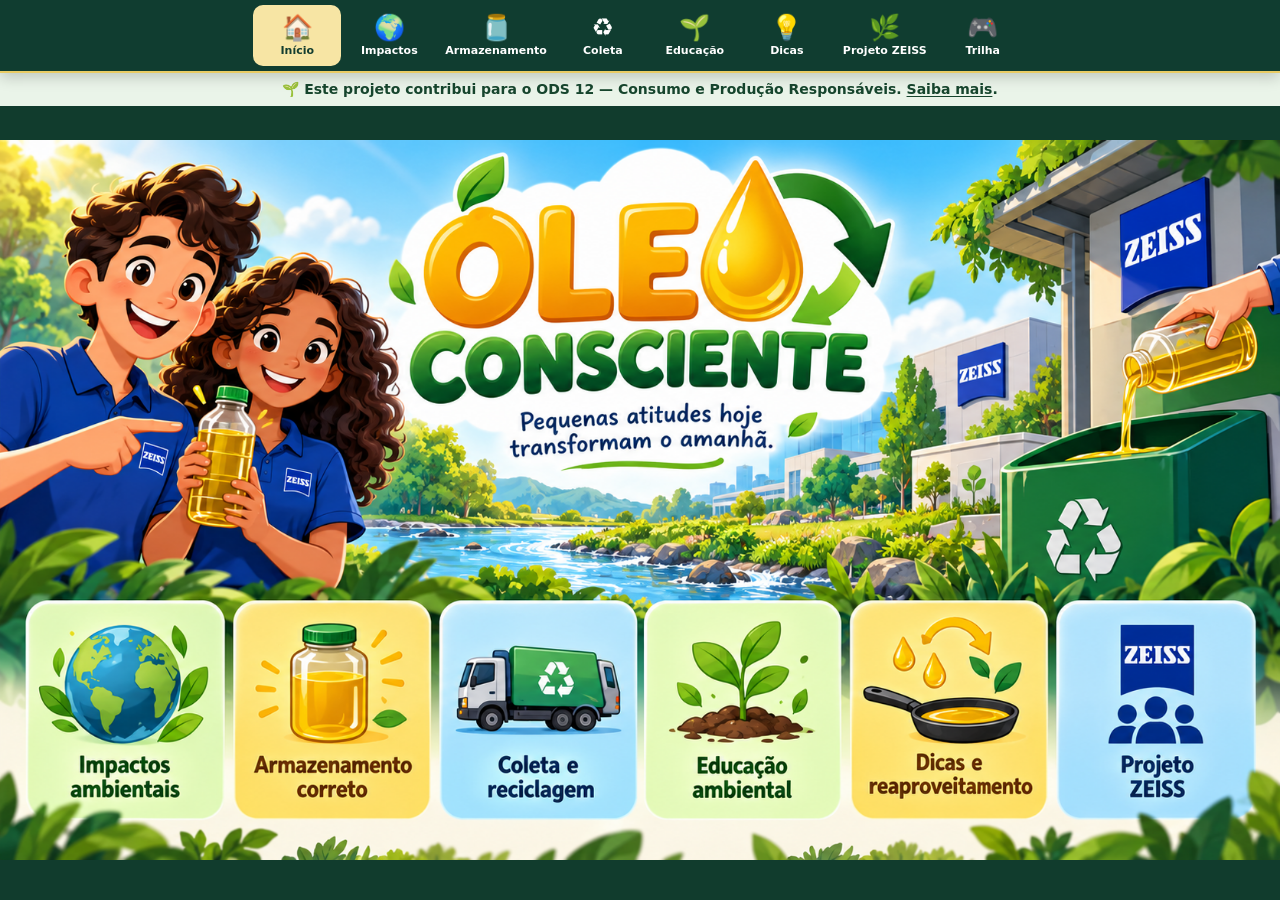
<file: index.html>
<!doctype html><html lang="pt-BR"><head><meta charset="utf-8"><meta name="viewport" content="width=device-width, initial-scale=1"><meta name="description" content="Óleo Consciente: descarte e reciclagem do óleo de cozinha usado, educação ambiental e recursos educativos."><meta name="theme-color" content="#153d32"><link rel="manifest" href="manifest.webmanifest"><link rel="stylesheet" href="css/style.css?v=cards31"><script defer src="js/script.js?v=offline8"></script><title>Início | Óleo Consciente</title><style id="cover-navigation-aligned">
*{box-sizing:border-box}
html,body{margin:0;min-height:100%;background:#113c2d}
body{overflow-x:hidden}
main{min-height:100svh;display:block!important;padding:0!important}
.interactive-cover{min-height:100svh;display:flex;align-items:center;justify-content:center;background:#113c2d;margin:0!important;padding:0!important}
.interactive-cover-image{position:relative;width:min(100%,calc(100svh * 1648 / 928));max-width:1648px;margin:0 auto;flex:none;line-height:0}
.interactive-cover-image picture,.interactive-cover-image picture img{display:block;width:100%;height:auto;max-width:100%}
.cover-cards a{position:absolute!important;display:block!important;z-index:5;box-sizing:border-box;min-width:0!important;min-height:0!important;margin:0!important;padding:0!important;border:0!important;background:transparent!important;border-radius:9px;touch-action:manipulation;cursor:pointer}
.cover-cards{display:contents!important}
.cover-cards a:nth-child(1){left:2%;top:64.0%;width:15.5%;height:30.0%}
.cover-cards a:nth-child(2){left:18.3%;top:64.0%;width:15.5%;height:30.0%}
.cover-cards a:nth-child(3){left:34.4%;top:64.0%;width:15.5%;height:30.0%}
.cover-cards a:nth-child(4){left:50.4%;top:64.0%;width:15.5%;height:30.0%}
.cover-cards a:nth-child(5){left:66.4%;top:64.0%;width:15.5%;height:30.0%}
.cover-cards a:nth-child(6){left:82.4%;top:64.0%;width:15.5%;height:30.0%}
.cover-cards a:hover{outline:2px solid rgba(255,255,255,.8);outline-offset:-2px}
.cover-cards a:focus-visible{outline:4px solid #ffe04b;outline-offset:-4px;background:#ffe04b22!important}
@media(max-width:700px){
 html,body{margin:0;min-height:100%;overflow-x:hidden}
 main{min-height:100svh!important}
 .interactive-cover{min-height:100svh!important;display:flex!important;align-items:center!important;justify-content:center!important;padding:0!important;margin:0!important;background:#113c2d!important;overflow:visible!important}
 .interactive-cover-image{position:relative!important;inset:auto!important;display:block!important;width:min(100vw,calc(100svh * 941 / 1672))!important;max-width:100vw!important;height:auto!important;max-height:none!important;flex:none!important;margin:0 auto!important;overflow:visible!important}
 .interactive-cover-image picture,.interactive-cover-image picture img{display:block!important;width:100%!important;height:auto!important;max-width:100%!important;object-fit:contain!important}
 .cover-cards{display:contents!important}
 .interactive-cover .cover-cards a{display:block!important;position:absolute!important;z-index:5!important;border-radius:14px!important;touch-action:manipulation!important}
 .cover-cards a:nth-child(1){left:4.5%;top:48.5%;width:44%;height:15.8%}
 .cover-cards a:nth-child(2){left:50%;top:48.5%;width:44%;height:15.8%}
 .cover-cards a:nth-child(3){left:4.5%;top:65.0%;width:44%;height:15.8%}
 .cover-cards a:nth-child(4){left:50%;top:65.0%;width:44%;height:15.8%}
 .cover-cards a:nth-child(5){left:4.5%;top:81.2%;width:44%;height:15.8%}
 .cover-cards a:nth-child(6){left:50%;top:81.2%;width:44%;height:15.8%}
 .interactive-cover>.mobile-topic-links{display:none!important}
}
@media(max-width:700px) and (orientation:landscape){.interactive-cover-image{width:min(100vw,calc(100svh * 941 / 1672))!important}}@media(prefers-reduced-motion:reduce){html{scroll-behavior:auto}}</style><style id="menu-unificado-v1">
/* Navegação única, isolada do conteúdo interativo de cada página */
.site-header .menu-toggle,.site-header .site-nav,.dicas-topbar .dicas-menu,.topbar .menu-button,.topbar .nav{display:none!important}
.oc-menu{position:fixed!important;top:12px!important;right:12px!important;z-index:2147483000!important;font-family:system-ui,-apple-system,"Segoe UI",sans-serif!important;font-size:15px!important;line-height:1.3!important;color:#153d32!important}
.oc-menu *{box-sizing:border-box!important}
.oc-menu>summary{display:flex!important;align-items:center!important;justify-content:center!important;gap:8px!important;min-height:44px!important;min-width:108px!important;padding:10px 15px!important;background:#f6df91!important;border:2px solid #174d39!important;border-radius:14px!important;box-shadow:0 3px 14px #0004!important;color:#153d32!important;font-weight:800!important;cursor:pointer!important;list-style:none!important;user-select:none!important}
.oc-menu>summary::-webkit-details-marker{display:none}
.oc-menu[open]>summary{background:#fff1b7!important}
.oc-menu>summary:focus-visible,.oc-menu a:focus-visible{outline:3px solid #ffb900!important;outline-offset:2px!important}
.oc-menu-nav{position:absolute!important;right:0!important;top:calc(100% + 8px)!important;width:min(330px,calc(100vw - 24px))!important;max-height:calc(100dvh - 76px)!important;overflow-y:auto!important;background:#fff!important;padding:9px!important;border:1px solid #c9e1d2!important;border-radius:17px!important;box-shadow:0 12px 35px #0005!important;display:flex!important;flex-direction:column!important;gap:3px!important}
.oc-menu-nav a{display:flex!important;align-items:center!important;gap:12px!important;min-height:42px!important;padding:10px 12px!important;color:#174535!important;text-decoration:none!important;background:transparent!important;border-radius:11px!important;font-weight:650!important;font-size:14px!important;line-height:1.25!important;text-align:left!important;white-space:normal!important}
.oc-menu-nav a:hover,.oc-menu-nav a:focus-visible{background:#e8f5ed!important}
.oc-menu-nav a[aria-current="page"]{background:#dff2e6!important;color:#0c5735!important;font-weight:850!important}
.oc-menu-nav .oc-emoji{display:inline-flex!important;align-items:center!important;justify-content:center!important;flex:none!important;width:26px!important;font-size:21px!important}
@media(max-width:700px){.oc-menu{top:7px!important;right:7px!important}.oc-menu>summary{min-height:42px!important;min-width:95px!important;padding:8px 11px!important}.oc-menu-nav{max-height:calc(100dvh - 65px)!important}}
</style><style id="oc-barra-visivel-v2">
/* Navegação persistente com ícones em todas as páginas */
.oc-menu{display:none!important}
.oc-barra{position:sticky;top:0;z-index:2147482000;width:100%;background:#103d30;border-bottom:2px solid #e9cb64;box-shadow:0 4px 14px #0003;font-family:system-ui,-apple-system,"Segoe UI",sans-serif;color:#fff}
.oc-barra *{box-sizing:border-box}
.oc-barra nav{display:flex;align-items:stretch;justify-content:center;gap:4px;max-width:1250px;margin:0 auto;padding:5px 10px;overflow-x:auto;overscroll-behavior-x:contain;scrollbar-width:thin;scrollbar-color:#9ab7a7 transparent}
.oc-barra a{display:flex;flex:0 0 auto;flex-direction:column;align-items:center;justify-content:center;gap:2px;min-width:88px;min-height:61px;padding:5px 8px;border-radius:10px;color:#fff;text-decoration:none;font-size:11px;font-weight:700;line-height:1.15;text-align:center;white-space:nowrap}
.oc-barra a .oc-icone{font-size:25px;line-height:1.2}
.oc-barra a:hover,.oc-barra a:focus-visible{background:#276d52;color:#fff}
.oc-barra a:focus-visible{outline:2px solid #ffe37c;outline-offset:-2px}
.oc-barra a[aria-current="page"]{background:#f7e5a4;color:#133d30}
@media(max-width:850px){.oc-barra nav{justify-content:flex-start;padding:5px 6px;gap:2px}.oc-barra a{min-width:78px;font-size:10px;padding:5px 5px}.oc-barra a .oc-icone{font-size:23px}}
</style><style id="ods12-inicio-v1">.ods12-faixa{background:#eaf4e9;color:#16452d;text-align:center;padding:7px 12px;font:600 clamp(11px,2vw,14px)/1.35 system-ui,sans-serif}.ods12-faixa strong{font-weight:850}.ods12-faixa a{color:#16452d;text-underline-offset:2px}.interactive-cover{min-height:calc(100svh - 112px)!important}main{min-height:calc(100svh - 112px)!important}</style></head><body><div class="oc-barra"><nav aria-label="Navegação principal por ícones"><a href="index.html" aria-current="page" title="Início"><span class="oc-icone" aria-hidden="true">🏠</span><span>Início</span></a><a href="impactos.html" title="Impactos"><span class="oc-icone" aria-hidden="true">🌍</span><span>Impactos</span></a><a href="armazenamento.html" title="Armazenamento"><span class="oc-icone" aria-hidden="true">🫙</span><span>Armazenamento</span></a><a href="coleta.html" title="Coleta"><span class="oc-icone" aria-hidden="true">♻️</span><span>Coleta</span></a><a href="educacao.html" title="Educação"><span class="oc-icone" aria-hidden="true">🌱</span><span>Educação</span></a><a href="dicas.html" title="Dicas"><span class="oc-icone" aria-hidden="true">💡</span><span>Dicas</span></a><a href="projeto.html" title="Projeto ZEISS"><span class="oc-icone" aria-hidden="true">🌿</span><span>Projeto ZEISS</span></a><a href="trilha.html" title="Trilha"><span class="oc-icone" aria-hidden="true">🎮</span><span>Trilha</span></a></nav></div><aside class="ods12-faixa" aria-label="Objetivo de Desenvolvimento Sustentável">🌱 Este projeto contribui para o <strong>ODS 12 — Consumo e Produção Responsáveis</strong>. <a href="projeto.html">Saiba mais</a>.</aside><main id="conteudo"><section class="interactive-cover" aria-label="Tela inicial Óleo Consciente"><div class="interactive-cover-image"><picture><source media="(max-width:700px)" srcset="Óleo%20Consciente_%20Pequenas%20Atitudes%2C%20Grande%20Impacto%20(1).png"><img src="Óleo%20Consciente_%20Pequenas%20Atitudes%2C%20Grande%20Impacto.png" width="1648" height="928" alt="Óleo Consciente ZEISS: pequenas atitudes hoje transformam o amanhã. Seis cartões interativos sobre sustentabilidade e reciclagem." fetchpriority="high"></picture><nav class="cover-cards" aria-label="Páginas do Óleo Consciente"><a href="impactos.html" aria-label="Impactos ambientais"></a><a href="armazenamento.html" aria-label="Armazenamento correto"></a><a href="coleta.html" aria-label="Coleta e reciclagem"></a><a href="educacao.html" aria-label="Educação ambiental"></a><a href="dicas.html" aria-label="Dicas e reaproveitamento"></a><a href="projeto.html" aria-label="Conscientizando o mundo com a ZEISS"></a></nav></div></section>
</main></body></html>
</file>
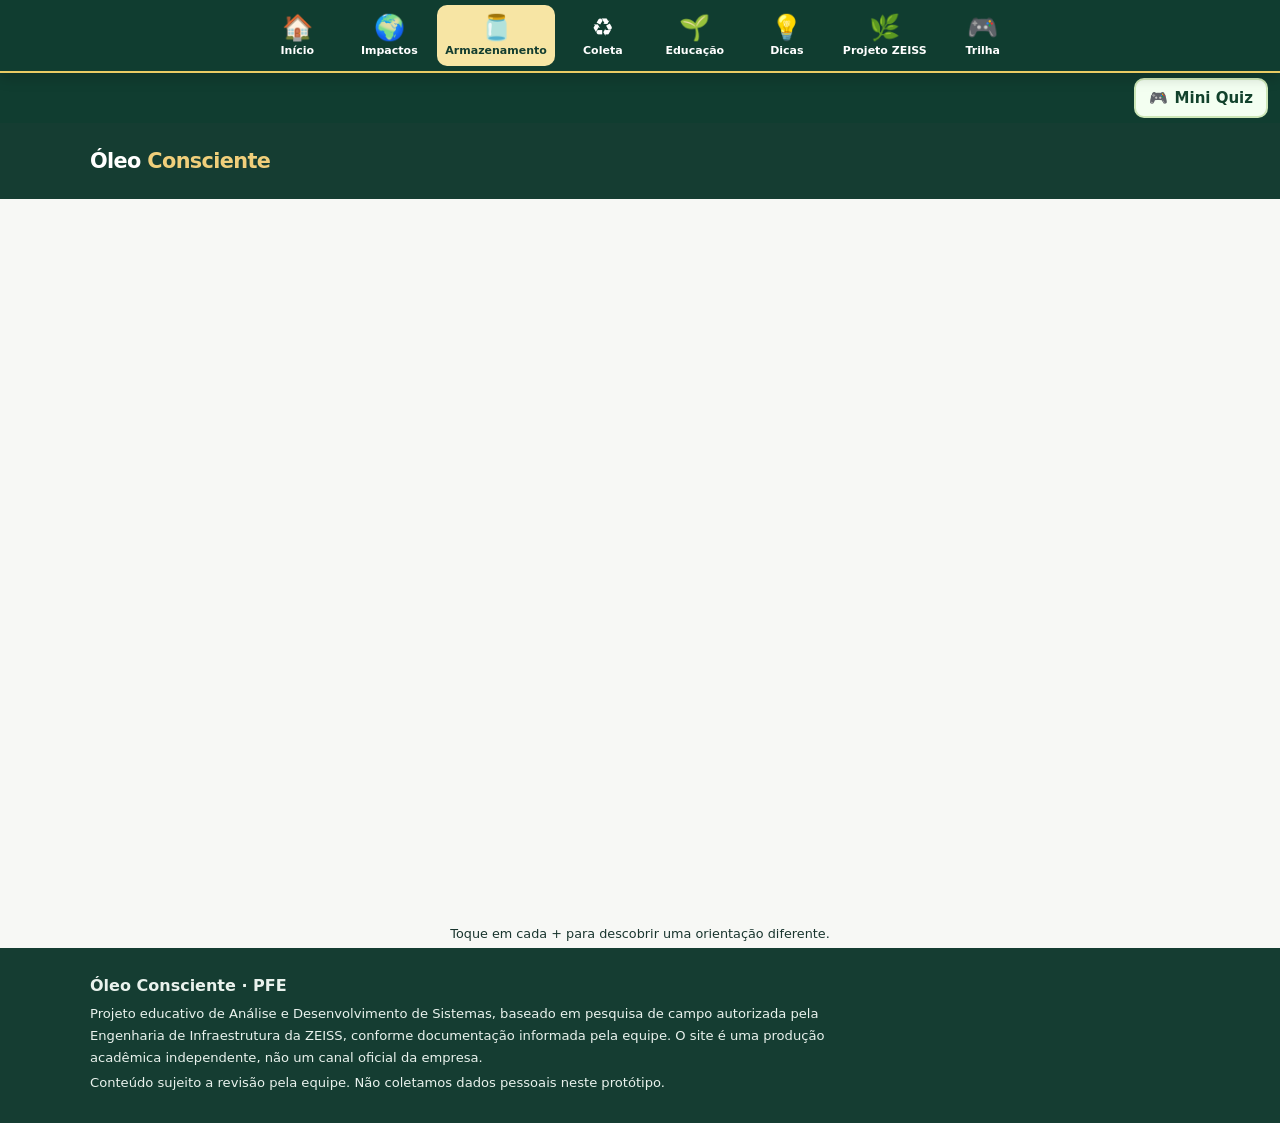
<file: armazenamento.html>
<!doctype html><html lang="pt-BR"><head><meta charset="utf-8"><meta name="viewport" content="width=device-width, initial-scale=1"><meta name="description" content="Óleo Consciente: descarte e reciclagem do óleo de cozinha usado, educação ambiental e recursos educativos."><meta name="theme-color" content="#153d32"><link rel="manifest" href="manifest.webmanifest"><link rel="stylesheet" href="css/style.css?v=pfe58"><script defer src="js/script.js?v=offline8"></script><title>Armazenamento correto | Óleo Consciente</title><style>.armazenamento-poster{width:min(96vw,1600px);max-width:none;position:relative;left:50%;transform:translateX(-50%);margin:24px 0 35px}.armazenamento-poster-image{position:relative}.armazenamento-poster-image img{display:block;width:100%;height:auto;border-radius:18px;box-shadow:0 12px 30px #153d3222}.armazenamento-hotspot{position:absolute;z-index:2;display:block;border-radius:10px;touch-action:manipulation}.armazenamento-hotspot:hover{outline:2px solid #177447;background:#ffdf5540}.armazenamento-hotspot:focus-visible{outline:4px solid #d6a416;background:#ffffff55}.armazenamento-sr{position:absolute;width:1px;height:1px;overflow:hidden;clip:rect(0,0,0,0);white-space:nowrap}.article-section[id]{scroll-margin-top:24px}@media(max-width:650px){.armazenamento-poster{width:100%;left:auto;transform:none}.armazenamento-poster-image img{border-radius:9px}}</style><style id="pfe-revelacao-visual">
.pfe-abrir-painel{display:flex;justify-content:center;margin:12px 0 18px}
.pfe-mostrar-info{border:0;border-radius:16px;background:#176547;color:#fff;font:inherit;font-weight:700;padding:14px 18px;min-height:48px;cursor:pointer;box-shadow:0 4px 14px #123d3028}
.pfe-mostrar-info:focus-visible{outline:3px solid #edbf36;outline-offset:3px}
.pfe-informacoes-ocultas{display:none!important}
.pfe-informacoes-ocultas.pfe-informacoes-abertas{display:block!important}
</style><script defer>
document.addEventListener('DOMContentLoaded',function(){
 const botao=document.querySelector('.pfe-mostrar-info');
 const figura=document.querySelector('.armazenamento-poster');
 if(!botao||!figura)return;
 const container=figura.parentElement;
 const conteudos=Array.from(container.children).filter(function(el){
  return el!==figura&&!el.classList.contains('pfe-abrir-painel')&&!el.classList.contains('pfe-atividade')&&!el.matches('[data-pfe-atividade],[data-pfe-ordem],.quiz');
 });
 conteudos.forEach(function(el){el.classList.add('pfe-informacoes-ocultas');});
 if(conteudos.length)conteudos[0].id='pfe-info-detalhada';
 botao.addEventListener('click',function(){
  const abrir=botao.getAttribute('aria-expanded')!=='true';
  conteudos.forEach(function(el){el.classList.toggle('pfe-informacoes-abertas',abrir);});
  botao.setAttribute('aria-expanded',String(abrir));
  botao.textContent=abrir?'✕ Ocultar informações':'📖 Toque para explorar as informações do desenho';
  if(abrir&&conteudos[0])conteudos[0].scrollIntoView({behavior:'smooth',block:'nearest'});
 });
});
</script><style id="armazenamento-vertical-interativo">body:has(.armazenamento-novo) .subpage-hero,body:has(.armazenamento-novo) .pfe-atividade,body:has(.armazenamento-novo) .pfe-abrir-painel,body:has(.armazenamento-novo) .educational-layout,body:has(.armazenamento-novo) .armazenamento-poster~*{display:none!important}body:has(.armazenamento-novo) .armazenamento-poster{width:min(100%,calc((100svh - 78px)*9/16));max-width:560px;position:relative;left:auto;transform:none;margin:0 auto;padding:0}body:has(.armazenamento-novo) .armazenamento-poster-image{position:relative;width:100%}body:has(.armazenamento-novo) .armazenamento-poster-image img{display:block;width:100%;height:auto;border-radius:0;box-shadow:none}body:has(.armazenamento-novo) .armazenamento-poster figcaption{font-size:.8rem;text-align:center;margin:4px 0}body:has(.armazenamento-novo) .armazenamento-novo-ponto{position:absolute;z-index:10;transform:translate(-50%,-50%);width:11%;aspect-ratio:1;border-radius:50%;display:grid;place-items:center;background:#137a52;color:white;text-decoration:none;font-weight:900;font-size:clamp(18px,5vw,27px);border:2px solid white;box-shadow:0 2px 9px #0007;touch-action:manipulation}body:has(.armazenamento-novo) .armazenamento-novo-ponto:focus-visible{outline:4px solid #ffd15b;outline-offset:2px}.armazenamento-dialogo{display:none;position:fixed;inset:0;z-index:2147483647;padding:16px;box-sizing:border-box;place-items:center}.armazenamento-dialogo:target{display:grid}.armazenamento-fundo{position:absolute;inset:0;background:#0c2d24e9}.armazenamento-cartao{position:relative;box-sizing:border-box;width:min(94vw,460px);max-height:85svh;overflow:auto;background:white;color:#183c30;border-radius:20px;padding:28px 23px;box-shadow:0 12px 45px #0006}.armazenamento-cartao h2{font-size:1.5rem;line-height:1.3;margin:10px 0}.armazenamento-cartao p{line-height:1.6}.armazenamento-etapa{color:#167b51;font-weight:800}.armazenamento-fechar{position:absolute;right:14px;top:10px;font-size:1.5rem;text-decoration:none;color:#183c30;padding:6px}.armazenamento-voltar{display:inline-block;background:#176547;color:#fff!important;text-decoration:none;border-radius:12px;padding:12px 16px;font-weight:700;margin-top:12px}@media(max-width:650px){body:has(.armazenamento-novo) .armazenamento-poster{width:min(100%,calc((100svh - 68px)*9/16))}body:has(.armazenamento-novo) main>.container{padding-left:0;padding-right:0}}</style><style id="armazenamento-pontos-precisos">body:has(.armazenamento-novo) .armazenamento-novo-ponto{width:10%!important;min-width:32px!important;aspect-ratio:1!important;background:transparent!important;border:0!important;box-shadow:none!important;color:transparent!important;font-size:0!important}body:has(.armazenamento-novo) .armazenamento-novo-ponto:focus-visible{outline:3px solid #fff!important;background:#ffffff44!important}body:has(.armazenamento-novo) .armazenamento-novo-ponto span{visibility:hidden!important}</style><style id="armazenamento-horizontal-169">body:has(.armazenamento-novo) .armazenamento-poster{width:min(100%,1600px)!important;max-width:1600px!important;margin:0 auto!important}body:has(.armazenamento-novo) .armazenamento-poster-image img{width:100%!important;aspect-ratio:16/9;object-fit:contain}body:has(.armazenamento-novo) .armazenamento-novo-ponto{width:5.8%!important;min-width:28px!important}body:has(.armazenamento-novo) main>.container{max-width:1600px!important;width:100%!important;box-sizing:border-box;padding:0!important}@media(max-width:650px){body:has(.armazenamento-novo) .armazenamento-poster{width:100%!important}body:has(.armazenamento-novo) .armazenamento-novo-ponto{min-width:22px!important;width:7%!important}}</style><style id="pfe-duas-artes-responsive">@media(max-width:700px){body .armazenamento-poster{width:min(100%,calc((100svh - 65px)*9/16))!important;max-width:650px!important;height:auto!important;min-height:0!important;margin:0 auto!important;left:auto!important;transform:none!important}body .armazenamento-poster-image{width:100%!important;height:auto!important;aspect-ratio:9/16!important;position:relative!important}body .armazenamento-poster-image picture,body .armazenamento-poster-image img{display:block!important;width:100%!important;height:auto!important;aspect-ratio:9/16!important;object-fit:contain!important}body .armazenamento-poster-image .armazenamento-novo-ponto{position:absolute!important;transform:translate(-50%,-50%)!important;width:11%!important;min-width:24px!important;aspect-ratio:1!important;height:auto!important}.armazenamento-poster-image .armazenamento-novo-ponto:nth-of-type(1){left:7.3%!important;top:18.8%!important}.armazenamento-poster-image .armazenamento-novo-ponto:nth-of-type(2){left:75.4%!important;top:30.3%!important}.armazenamento-poster-image .armazenamento-novo-ponto:nth-of-type(3){left:8%!important;top:39.7%!important}.armazenamento-poster-image .armazenamento-novo-ponto:nth-of-type(4){left:73.8%!important;top:43.1%!important}.armazenamento-poster-image .armazenamento-novo-ponto:nth-of-type(5){left:6.8%!important;top:53.5%!important}.armazenamento-poster-image .armazenamento-novo-ponto:nth-of-type(6){left:74.4%!important;top:55%!important}.armazenamento-poster-image .armazenamento-novo-ponto:nth-of-type(7){left:22.3%!important;top:68.8%!important}}</style><style id="menu-unificado-v1">
/* Navegação única, isolada do conteúdo interativo de cada página */
.site-header .menu-toggle,.site-header .site-nav,.dicas-topbar .dicas-menu,.topbar .menu-button,.topbar .nav{display:none!important}
.oc-menu{position:fixed!important;top:12px!important;right:12px!important;z-index:2147483000!important;font-family:system-ui,-apple-system,"Segoe UI",sans-serif!important;font-size:15px!important;line-height:1.3!important;color:#153d32!important}
.oc-menu *{box-sizing:border-box!important}
.oc-menu>summary{display:flex!important;align-items:center!important;justify-content:center!important;gap:8px!important;min-height:44px!important;min-width:108px!important;padding:10px 15px!important;background:#f6df91!important;border:2px solid #174d39!important;border-radius:14px!important;box-shadow:0 3px 14px #0004!important;color:#153d32!important;font-weight:800!important;cursor:pointer!important;list-style:none!important;user-select:none!important}
.oc-menu>summary::-webkit-details-marker{display:none}
.oc-menu[open]>summary{background:#fff1b7!important}
.oc-menu>summary:focus-visible,.oc-menu a:focus-visible{outline:3px solid #ffb900!important;outline-offset:2px!important}
.oc-menu-nav{position:absolute!important;right:0!important;top:calc(100% + 8px)!important;width:min(330px,calc(100vw - 24px))!important;max-height:calc(100dvh - 76px)!important;overflow-y:auto!important;background:#fff!important;padding:9px!important;border:1px solid #c9e1d2!important;border-radius:17px!important;box-shadow:0 12px 35px #0005!important;display:flex!important;flex-direction:column!important;gap:3px!important}
.oc-menu-nav a{display:flex!important;align-items:center!important;gap:12px!important;min-height:42px!important;padding:10px 12px!important;color:#174535!important;text-decoration:none!important;background:transparent!important;border-radius:11px!important;font-weight:650!important;font-size:14px!important;line-height:1.25!important;text-align:left!important;white-space:normal!important}
.oc-menu-nav a:hover,.oc-menu-nav a:focus-visible{background:#e8f5ed!important}
.oc-menu-nav a[aria-current="page"]{background:#dff2e6!important;color:#0c5735!important;font-weight:850!important}
.oc-menu-nav .oc-emoji{display:inline-flex!important;align-items:center!important;justify-content:center!important;flex:none!important;width:26px!important;font-size:21px!important}
@media(max-width:700px){.oc-menu{top:7px!important;right:7px!important}.oc-menu>summary{min-height:42px!important;min-width:95px!important;padding:8px 11px!important}.oc-menu-nav{max-height:calc(100dvh - 65px)!important}}
</style><style id="oc-barra-visivel-v2">
/* Navegação persistente com ícones em todas as páginas */
.oc-menu{display:none!important}
.oc-barra{position:sticky;top:0;z-index:2147482000;width:100%;background:#103d30;border-bottom:2px solid #e9cb64;box-shadow:0 4px 14px #0003;font-family:system-ui,-apple-system,"Segoe UI",sans-serif;color:#fff}
.oc-barra *{box-sizing:border-box}
.oc-barra nav{display:flex;align-items:stretch;justify-content:center;gap:4px;max-width:1250px;margin:0 auto;padding:5px 10px;overflow-x:auto;overscroll-behavior-x:contain;scrollbar-width:thin;scrollbar-color:#9ab7a7 transparent}
.oc-barra a{display:flex;flex:0 0 auto;flex-direction:column;align-items:center;justify-content:center;gap:2px;min-width:88px;min-height:61px;padding:5px 8px;border-radius:10px;color:#fff;text-decoration:none;font-size:11px;font-weight:700;line-height:1.15;text-align:center;white-space:nowrap}
.oc-barra a .oc-icone{font-size:25px;line-height:1.2}
.oc-barra a:hover,.oc-barra a:focus-visible{background:#276d52;color:#fff}
.oc-barra a:focus-visible{outline:2px solid #ffe37c;outline-offset:-2px}
.oc-barra a[aria-current="page"]{background:#f7e5a4;color:#133d30}
@media(max-width:850px){.oc-barra nav{justify-content:flex-start;padding:5px 6px;gap:2px}.oc-barra a{min-width:78px;font-size:10px;padding:5px 5px}.oc-barra a .oc-icone{font-size:23px}}
</style><style id="oc-conteudo-ampliado-v1">.oc-conteudo-ampliado{margin:15px 0 20px;padding:14px 15px;background:#eef7ee;border-left:4px solid #29815a;border-radius:10px;color:#173d30}.oc-conteudo-ampliado h3{font-size:1.03rem;line-height:1.35;margin:12px 0 5px;color:#17543a}.oc-conteudo-ampliado h3:first-child{margin-top:0}.oc-conteudo-ampliado p{line-height:1.6;margin:0 0 10px}.oc-conteudo-ampliado p:last-child{margin-bottom:0}</style><style id="oc-aprofundamento-academico-v2">.oc-aprofundamento-academico{background:#f5faf5;color:#173d30;border:1px solid #d5e8d9;border-radius:12px;padding:14px 16px;margin:14px 0;line-height:1.6}.oc-aprofundamento-academico h3{font-size:1.05rem;color:#13583d;margin:12px 0 6px}.oc-aprofundamento-academico h3:first-child{margin-top:0}.oc-aprofundamento-academico p{margin:7px 0 12px}.oc-aprofundamento-academico .oc-base-teorica{font-size:.92rem;border-top:1px solid #cce3d2;padding-top:10px}</style><style id="oc-figuras-explicativas-v1">.oc-figura-explicativa{margin:12px 0 16px;padding:8px;background:#fff;border:1px solid #dbe9df;border-radius:12px;text-align:center}.oc-figura-explicativa img{display:block;width:100%;max-height:230px;object-fit:contain;border-radius:8px}.oc-figura-explicativa figcaption{font-size:.82rem;color:#52665a;line-height:1.45;margin:7px 4px 2px}.coleta-cartao,.armazenamento-cartao{max-height:88dvh;overflow-y:auto;overscroll-behavior:contain}</style><style id="oc-dialogos-mobile-estilo-v1">dialog.armazenamento-dialogo{position:fixed!important;inset:0!important;margin:auto!important;padding:clamp(10px,3vw,18px)!important;border:0!important;max-width:100vw!important;max-height:100dvh!important;width:100%!important;height:100%!important;box-sizing:border-box!important;background:transparent!important;color:inherit!important;place-items:center!important;overflow:auto!important}dialog.armazenamento-dialogo:not([open]){display:none!important}dialog.armazenamento-dialogo[open]{display:grid!important}dialog.armazenamento-dialogo::backdrop{background:rgba(8,34,26,.88)}dialog.armazenamento-dialogo .armazenamento-cartao{width:min(94vw,500px)!important;max-height:85dvh!important;overflow-y:auto!important;overscroll-behavior:contain!important}dialog.armazenamento-dialogo .oc-fechar-form{margin:0;padding:0}dialog.armazenamento-dialogo .armazenamento-fechar,dialog.armazenamento-dialogo .armazenamento-voltar{cursor:pointer;font:inherit}dialog.armazenamento-dialogo .armazenamento-fechar:focus-visible,dialog.armazenamento-dialogo .armazenamento-voltar:focus-visible{outline:3px solid #f4bc38;outline-offset:3px}@media(max-width:480px){dialog.armazenamento-dialogo .armazenamento-cartao{width:94vw!important;max-height:86dvh!important}}</style><style id="oc-guia-pratico-css">.oc-guia-pratico{box-sizing:border-box;width:min(92%,920px);margin:24px auto 100px;padding:clamp(18px,3vw,30px);background:#f4faf5;color:#173d2d;border:1px solid #c8e0d0;border-radius:18px;line-height:1.65;overflow-wrap:anywhere}.oc-guia-pratico h2{color:#14583a;font-size:clamp(1.15rem,2.5vw,1.65rem);line-height:1.3;margin:0 0 14px}.oc-guia-pratico ol{margin:0;padding-left:1.5rem}.oc-guia-pratico li{padding:0 0 10px 4px}.oc-guia-pratico .oc-guia-nota{font-size:.9rem;color:#365a46;margin:8px 0 0}.oc-guia-pratico:target{outline:3px solid #b2d9bd;outline-offset:4px}@media(max-width:600px){.oc-guia-pratico{width:94%;margin:18px auto 100px;padding:18px}}</style><style id="oc-minijogo-css-v1">.oc-minijogo{box-sizing:border-box;width:min(92%,760px);margin:28px auto 100px;padding:clamp(18px,4vw,28px);border-radius:20px;background:#f1faf3;border:1px solid #c3ddca;color:#183b2b;line-height:1.5;overflow-wrap:anywhere}.oc-minijogo h2{font-size:clamp(1.2rem,3vw,1.65rem);margin:0 0 10px;color:#15563a}.oc-minijogo .oc-pergunta{font-weight:650;margin:12px 0}.oc-minijogo .oc-opcoes{display:grid;gap:10px}.oc-minijogo button{display:block;width:100%;box-sizing:border-box;text-align:left;padding:13px 15px;min-height:48px;border:2px solid #b7d5c1;border-radius:12px;background:white;color:#163e2b;font:inherit;cursor:pointer}.oc-minijogo button:hover{border-color:#257b4d}.oc-minijogo button:focus-visible{outline:3px solid #c38919;outline-offset:2px}.oc-minijogo button:disabled{cursor:default;opacity:.75}.oc-minijogo button[data-correta="true"]{border-color:#25804d;background:#e1f5e8;opacity:1}.oc-minijogo .oc-resultado{margin:14px 0 0;padding:12px 14px;border-radius:10px;background:#fff;border-left:4px solid #267f51}.oc-minijogo .oc-resultado[hidden]{display:none}.oc-minijogo .oc-reiniciar{margin-top:12px;width:auto;background:#175d3d;color:white;border-color:#175d3d}.oc-minijogo .oc-reiniciar[hidden]{display:none}@media(max-width:600px){.oc-minijogo{width:94%;margin:20px auto 100px;padding:16px}}</style><style id="oc-jogo-capa-v1">.oc-jogo-cabecalho{margin:0 0 14px}.oc-jogo-capa{display:block;width:min(100%,340px);height:auto;max-height:76px}.oc-jogo-titulo-acessivel{position:absolute!important;width:1px!important;height:1px!important;padding:0!important;margin:-1px!important;overflow:hidden!important;clip:rect(0,0,0,0)!important;white-space:nowrap!important;border:0!important}</style><style id="oc-quiz-unificado-v4">.oc-quiz-botao-faixa{position:relative!important;top:auto!important;display:flex;justify-content:flex-end;padding:5px 12px;background:#103d30;z-index:1000}.oc-quiz-botao-faixa button{display:inline-flex!important;align-items:center;justify-content:center;gap:7px;min-height:40px!important;padding:7px 13px!important;border:2px solid #cde7b8;border-radius:10px;background:#f3fff1;color:#12422c;font:800 15px/1.2 system-ui,sans-serif!important;cursor:pointer}.oc-quiz-botao-faixa button:focus-visible,.oc-quiz-fechar:focus-visible{outline:3px solid #ffcd44;outline-offset:2px}#oc-quiz-modal{box-sizing:border-box;position:fixed;inset:0;margin:auto;width:min(94vw,820px);max-height:92dvh;overflow:auto;border:0;border-radius:18px;padding:14px;background:#eaf8ed;color:#173d2b}#oc-quiz-modal:not([open]){display:none}#oc-quiz-modal::backdrop{background:#000b}#oc-quiz-modal .oc-quiz-fechar{display:block;margin:0 0 10px auto;padding:9px 14px;background:#175d3d;color:white;border:0;border-radius:10px;font:700 14px system-ui;cursor:pointer}#oc-quiz-modal .oc-minijogo{display:block!important;width:100%!important;margin:0!important;box-sizing:border-box!important}@media(max-width:600px){.oc-quiz-botao-faixa{padding:4px 8px}.oc-quiz-botao-faixa button{font-size:14px!important;min-height:40px!important}#oc-quiz-modal{padding:10px;max-height:95dvh}}</style><style id="armazenamento-fotos-web-v1">.armazenamento-foto-online{margin:12px 0 16px}.armazenamento-foto-online img{display:block!important;width:100%!important;max-height:245px!important;height:auto!important;object-fit:contain!important;border-radius:12px;background:#edf1ed}.armazenamento-foto-online figcaption{font-size:.8rem;line-height:1.4;color:#4b5b52;margin-top:7px}.armazenamento-foto-online a{color:#176547}dialog.armazenamento-dialogo[open]{display:grid!important;position:fixed!important;inset:0!important;width:100vw!important;max-width:none!important;height:100dvh!important;max-height:none!important;margin:0!important;padding:12px!important;border:0!important;background:#092c23dd!important;place-items:center!important;z-index:2147483647!important}dialog.armazenamento-dialogo[open] .armazenamento-cartao{display:block!important;max-height:88dvh!important;overflow:auto!important;background:#fff!important;color:#173b2f!important}dialog.armazenamento-dialogo::backdrop{background:#092c23dd!important}</style><style id="armazenamento-sem-animacao-v2">body:has(.armazenamento-novo) *,body:has(.armazenamento-novo) *::before,body:has(.armazenamento-novo) *::after{animation:none!important;transition:none!important;scroll-behavior:auto!important}dialog.armazenamento-dialogo[open]{display:grid!important;visibility:visible!important;opacity:1!important}dialog.armazenamento-dialogo[open] .armazenamento-foto-online{display:block!important;visibility:visible!important}dialog.armazenamento-dialogo[open] .armazenamento-foto-online img{display:block!important;width:100%!important;max-height:260px!important;object-fit:contain!important}</style><style id="armazenamento-informacoes-fortes-v3">.armazenamento-alerta{display:flex;align-items:flex-start;gap:12px;background:#fff0e7!important;border-left:5px solid #c44b25!important;border-radius:12px;padding:14px;margin:12px 0 18px;color:#542d1c!important}.armazenamento-alerta-emoji{font-size:2.1rem;line-height:1.1}.armazenamento-alerta strong{display:block;font-size:1.1rem}.armazenamento-alerta p{margin:6px 0 0;line-height:1.5}.armazenamento-explicacao-nova h3{font-size:1.05rem;margin:16px 0 5px;color:#164c39}.armazenamento-explicacao-nova p{margin:0 0 10px;line-height:1.65}.armazenamento-foto-online img{max-height:320px!important;object-fit:contain!important;background:#f1f4f2!important}</style><style id="armazenamento-fotos-resilientes">.armazenamento-foto-online{max-width:100%;overflow-wrap:anywhere}.armazenamento-foto-online img{display:block;width:100%;height:auto;max-height:320px;object-fit:contain}.armazenamento-erro-imagem{padding:14px;border:1px solid #c6d7cb;border-radius:10px;background:#f5f8f5;color:#244735;font-size:.9rem}.armazenamento-erro-imagem a{font-weight:700}</style><script defer>document.addEventListener('DOMContentLoaded',()=>{document.querySelectorAll('.armazenamento-foto-online img').forEach(img=>{const fail=()=>{const fig=img.closest('figure');if(!fig||fig.querySelector('.armazenamento-erro-imagem'))return;img.style.display='none';const a=fig.querySelector('figcaption a');const msg=document.createElement('p');msg.className='armazenamento-erro-imagem';msg.textContent='A fotografia não pôde ser carregada neste dispositivo. ';fig.insertBefore(msg,fig.querySelector('figcaption'))};img.addEventListener('error',fail);if(img.complete&&img.naturalWidth===0)fail()})});</script><style id="armazenamento-sem-quadrinhos-final">dialog.armazenamento-dialogo[open] .armazenamento-cartao{background:#fff!important;border:0!important;box-shadow:none!important;border-radius:0!important;padding:18px 16px!important;width:min(100%,650px)!important;max-height:94dvh!important}dialog.armazenamento-dialogo .armazenamento-resumo{background:transparent!important;border:0!important;box-shadow:none!important;padding:0!important;margin:10px 0 16px!important}dialog.armazenamento-dialogo .armazenamento-explicacao-nova,dialog.armazenamento-dialogo .armazenamento-explicacao-nova section,dialog.armazenamento-dialogo .armazenamento-explicacao-nova div{background:transparent!important;border:0!important;box-shadow:none!important;padding:0!important}dialog.armazenamento-dialogo .armazenamento-foto-online{background:transparent!important;border:0!important;box-shadow:none!important;padding:0!important}dialog.armazenamento-dialogo .armazenamento-foto-online img{max-height:42dvh!important;object-fit:contain!important;background:transparent!important}dialog.armazenamento-dialogo .armazenamento-etapa{background:transparent!important;border:0!important;padding:0!important}@media(max-width:600px){dialog.armazenamento-dialogo[open]{padding:0!important}dialog.armazenamento-dialogo[open] .armazenamento-cartao{width:100%!important;max-height:100dvh!important;min-height:100dvh!important;padding:18px 15px!important}}</style><style id="armazenamento-imagens-3-6-fix">dialog.armazenamento-dialogo[open] .armazenamento-imagem-garantida,dialog.armazenamento-dialogo[open] .armazenamento-imagem-garantida svg{display:block!important;visibility:visible!important;opacity:1!important;width:100%!important;height:auto!important;max-height:300px!important}dialog.armazenamento-dialogo .armazenamento-imagem-garantida{margin:12px auto}</style></head><body><div class="oc-barra"><nav aria-label="Navegação principal por ícones"><a href="index.html" title="Início"><span class="oc-icone" aria-hidden="true">🏠</span><span>Início</span></a><a href="impactos.html" title="Impactos"><span class="oc-icone" aria-hidden="true">🌍</span><span>Impactos</span></a><a href="armazenamento.html" aria-current="page" title="Armazenamento"><span class="oc-icone" aria-hidden="true">🫙</span><span>Armazenamento</span></a><a href="coleta.html" title="Coleta"><span class="oc-icone" aria-hidden="true">♻️</span><span>Coleta</span></a><a href="educacao.html" title="Educação"><span class="oc-icone" aria-hidden="true">🌱</span><span>Educação</span></a><a href="dicas.html" title="Dicas"><span class="oc-icone" aria-hidden="true">💡</span><span>Dicas</span></a><a href="projeto.html" title="Projeto ZEISS"><span class="oc-icone" aria-hidden="true">🌿</span><span>Projeto ZEISS</span></a><a href="trilha.html" title="Trilha"><span class="oc-icone" aria-hidden="true">🎮</span><span>Trilha</span></a></nav></div><a class="skip" href="#conteudo">Ir ao conteúdo</a><div class="oc-quiz-botao-faixa"><button type="button" id="oc-abrir-quiz" aria-haspopup="dialog" aria-controls="oc-quiz-modal" aria-label="Abrir Mini Quiz"><span aria-hidden="true">🎮</span><span>Mini Quiz</span></button></div><dialog id="oc-quiz-modal" aria-label="Mini Quiz"><form method="dialog"><button type="submit" class="oc-quiz-fechar">✕ Fechar</button></form><div id="oc-quiz-conteudo"><section class="oc-minijogo" id="oc-minijogo" aria-labelledby="oc-minijogo-titulo"><div class="oc-jogo-cabecalho"><svg class="oc-jogo-capa" viewBox="0 0 340 76" xmlns="http://www.w3.org/2000/svg" role="img" aria-label="Capa ilustrada do jogo Prepare a Garrafa"><rect x="1.5" y="1.5" width="337" height="73" rx="19" fill="#fff3d6" stroke="#23764a" stroke-width="3"/><circle cx="45" cy="38" r="29" fill="#fff" stroke="#b7ddc2" stroke-width="2"/><text x="45" y="49" text-anchor="middle" font-size="32">🫙</text><text x="88" y="44" font-size="20" font-weight="800" fill="#163e2b" font-family="Arial, sans-serif">Prepare a Garrafa</text><path d="M292 60q12-18 28-13" stroke="#48a16b" stroke-width="4" fill="none" stroke-linecap="round"/></svg><h2 id="oc-minijogo-titulo" class="oc-jogo-titulo-acessivel">Prepare a Garrafa</h2></div><p class="oc-jogo-instrucao">Três situações práticas. Escolha a melhor atitude e descubra por quê.</p><p class="oc-jogo-progresso" aria-live="polite"></p><p class="oc-pergunta"></p><div class="oc-opcoes" role="group" aria-label="Alternativas do desafio"></div><p class="oc-resultado" role="status" aria-live="polite" hidden></p><button class="oc-reiniciar" type="button" hidden>Próxima situação</button></section></div></dialog><header class="site-header"><div class="header-wrap"><a class="brand" href="index.html">Óleo <span>Consciente</span></a></div></header><main id="conteudo"><section class="subpage-hero"><div class="container"><p class="breadcrumbs"><a href="index.html">Início</a> <span aria-hidden="true">/</span> Armazenamento correto</p><p class="eyebrow">Eixo 02 · Orientação prática</p><h1>Como armazenar o óleo usado com segurança</h1><p class="lead">O armazenamento correto é o primeiro passo para que o óleo possa ser encaminhado à coleta sem causar sujeira, vazamentos ou acidentes.</p></div></section><div class="container"><section class="pfe-atividade" id="decisao-armazenamento" data-pfe-atividade aria-labelledby="decisao-armazenamento-titulo">
<span class="pfe-atividade__etiqueta">Jogo educativo · Armazenamento seguro</span>
<h2 id="decisao-armazenamento-titulo">Qual é o primeiro cuidado antes de guardar o óleo?</h2><p>Considere uma situação doméstica: acabou de utilizar óleo na cozinha. Como começar o armazenamento?</p>
<div class="pfe-opcoes" role="group" aria-label="Escolha uma atitude">
<button type="button" class="pfe-escolha" data-pfe-escolha data-correto="sim" data-explicacao="O resfriamento reduz o risco de queimaduras e danos à embalagem." aria-pressed="false">Esperar o óleo esfriar completamente</button>
<button type="button" class="pfe-escolha" data-pfe-escolha data-correto="nao" data-explicacao="O óleo quente pode deformar a garrafa e causar queimaduras." aria-pressed="false">Despejar o óleo ainda quente na garrafa PET</button>
<button type="button" class="pfe-escolha" data-pfe-escolha data-correto="nao" data-explicacao="Não misture óleo usado com água ou produtos de limpeza antes da entrega." aria-pressed="false">Misturar o óleo com detergente e água</button>
</div><p class="pfe-retorno" data-pfe-resultado data-resultado="" role="status" aria-live="polite" hidden></p>
<div class="pfe-aprender"><a href="coleta.html">Conhecer a etapa de coleta →</a></div>
</section><figure class="armazenamento-poster armazenamento-novo"><div class="armazenamento-poster-image"><picture><source media="(max-width: 700px)" srcset="./Armazenamento%20Correto%20do%20%C3%93leo%20Usado%20(2).png"><img src="./Armazenamento%20Correto%20do%20%C3%93leo%20Usado%20(3).png" alt="Ilustração horizontal 16:9 educativa sobre o armazenamento correto do óleo de cozinha usado, com sete pontos interativos" loading="eager"></picture><a class="armazenamento-novo-ponto" href="#armazenamento-detalhe-1" style="left:7.7%;top:26.2%" aria-label="Saiba mais: Deixe o óleo esfriar"><span aria-hidden="true">+</span></a><a class="armazenamento-novo-ponto" href="#armazenamento-detalhe-2" style="left:14.8%;top:46.2%" aria-label="Saiba mais: Use um funil"><span aria-hidden="true">+</span></a><a class="armazenamento-novo-ponto" href="#armazenamento-detalhe-3" style="left:66.7%;top:29.4%" aria-label="Saiba mais: Utilize garrafas PET com tampa"><span aria-hidden="true">+</span></a><a class="armazenamento-novo-ponto" href="#armazenamento-detalhe-4" style="left:63.7%;top:50.8%" aria-label="Saiba mais: Mantenha em local seguro"><span aria-hidden="true">+</span></a><a class="armazenamento-novo-ponto" href="#armazenamento-detalhe-5" style="left:19.8%;top:71.8%" aria-label="Saiba mais: Não misture com outros resíduos"><span aria-hidden="true">+</span></a><a class="armazenamento-novo-ponto" href="#armazenamento-detalhe-6" style="left:61.5%;top:73%" aria-label="Saiba mais: Identifique a garrafa"><span aria-hidden="true">+</span></a><a class="armazenamento-novo-ponto" href="#armazenamento-detalhe-7" style="left:86.8%;top:43.8%" aria-label="Saiba mais: Leve até um ponto de coleta"><span aria-hidden="true">+</span></a></div><figcaption>Toque em cada + para descobrir uma orientação diferente.</figcaption></figure><div class="pfe-abrir-painel"><button type="button" class="pfe-mostrar-info" aria-expanded="false" aria-controls="pfe-info-detalhada">📖 Toque para explorar as informações do desenho</button></div><div class="educational-layout"><article class="educational-article"><section class="article-section" id="passo-1"><h2>1. Aguarde esfriar</h2><p>Nunca transfira óleo quente para garrafas ou outros recipientes. Espere até que esteja em temperatura ambiente.</p></section><section class="article-section" id="passo-2"><h2>2. Retire os resíduos</h2><p>Depois que o óleo esfriar, use uma peneira limpa para separar restos de alimento antes de transferi-lo para a garrafa.</p></section><section class="article-section" id="passo-3"><h2>3. Escolha um recipiente adequado</h2><p>Use uma garrafa plástica limpa, seca, resistente e com tampa que feche bem. Utilize um funil limpo, quando necessário, para evitar derramamentos.</p></section><section class="article-section" id="passo-4"><h2>4. Feche e identifique</h2><p>Mantenha o recipiente fechado, em local seguro, fora do alcance de crianças e animais. Identifique o conteúdo para que não seja confundido com bebida.</p></section><section class="article-section" id="passo-5"><h2>5. Guarde em local seguro e entregue para coleta</h2><p>Procure um ponto que aceite óleo de cozinha usado e confirme suas orientações de recebimento.</p></section></article><aside><div class="aside-summary"><h2>Em resumo</h2><ol><li>Óleo frio</li><li>Garrafa resistente e bem fechada</li><li>Entrega em ponto de coleta confirmado</li></ol></div></aside></div><div class="next-topic"><p>Continue aprendendo</p><a class="button" href="coleta.html">Saiba onde procurar coleta →</a></div><section class="article-section" id="seguranca-adicional"><h2>Cuidados essenciais no manuseio</h2><p><strong>Evite queimaduras:</strong> espere o óleo esfriar completamente antes de manusear ou transferir. Não utilize recipientes frágeis ou sem tampa, nem misture o óleo com produtos de limpeza.</p><p><strong>Evite derramamentos:</strong> use um funil quando necessário, tampe bem e mantenha o recipiente protegido de crianças, animais e fontes de calor.</p><p><strong>Na coleta:</strong> entregue o óleo somente a um serviço ou ponto que confirme aceitar esse resíduo. Essas são orientações educativas para o ambiente doméstico.</p></section><section class="article-section" id="checklist-seguro"><h2>Antes de levar o óleo para coleta</h2><ul><li>O óleo já está completamente frio?</li><li>O recipiente está limpo, seco, resistente, sem rachaduras e bem fechado?</li><li>O conteúdo está identificado como óleo de cozinha usado?</li><li>O ponto de coleta confirmou que aceita esse material?</li></ul><p>Esses cuidados ajudam a prevenir queimaduras e derramamentos durante o armazenamento e o transporte doméstico.</p></section><section class="pfe-atividade pfe-jogo-ordem" id="jogo-armazenamento" data-pfe-ordem aria-labelledby="jogo-armazenamento-titulo">
<span class="pfe-atividade__etiqueta">Jogo educativo · Sequência segura</span>
<h2 id="jogo-armazenamento-titulo">Organize o caminho do óleo usado</h2>
<p>Toque nas ações na ordem em que você deve realizá-las. O desafio tem cinco etapas e ajuda a revisar as orientações de armazenamento doméstico.</p>
<p data-pfe-ordem-progresso aria-live="polite"><strong>Etapa 1 de 5</strong></p>
<div class="pfe-opcoes">
<button type="button" class="pfe-escolha" data-etapa="3">🧴 Transferir para um recipiente resistente, limpo e seco</button>
<button type="button" class="pfe-escolha" data-etapa="5">♻️ Confirmar a coleta e entregar o óleo</button>
<button type="button" class="pfe-escolha" data-etapa="1">🌡️ Esperar o óleo esfriar completamente</button>
<button type="button" class="pfe-escolha" data-etapa="4">🔒 Fechar, identificar e guardar em local seguro</button>
<button type="button" class="pfe-escolha" data-etapa="2">🥄 Separar restos de alimentos</button>
</div>
<p class="pfe-retorno" data-pfe-ordem-retorno role="status" aria-live="polite">Escolha a primeira etapa para começar.</p>
<button type="button" class="pfe-escolha pfe-reiniciar" data-pfe-ordem-reiniciar>↻ Reiniciar jogo</button>
</section><section class="sources"><h2>Fontes para aprofundar</h2><p>Material acadêmico em revisão, fundamentado em diretrizes de educação ambiental e gestão de resíduos.</p><ul><li><a href="https://www.planalto.gov.br/ccivil_03/leis/l9795.htm" target="_blank" rel="noopener noreferrer">Política Nacional de Educação Ambiental — Lei nº 9.795/1999</a></li><li><a href="https://www.planalto.gov.br/ccivil_03/_ato2007-2010/2010/lei/l12305.htm" target="_blank" rel="noopener noreferrer">Política Nacional de Resíduos Sólidos — Lei nº 12.305/2010</a></li><li><a href="https://brasil.un.org/pt-br/sdgs/12" target="_blank" rel="noopener noreferrer">ODS 12 — ONU</a></li></ul></section></div></main><footer class="site-footer"><div class="footer-inner"><strong>Óleo Consciente · PFE</strong><p>Projeto educativo de Análise e Desenvolvimento de Sistemas, baseado em pesquisa de campo autorizada pela Engenharia de Infraestrutura da ZEISS, conforme documentação informada pela equipe. O site é uma produção acadêmica independente, não um canal oficial da empresa.</p><p>Conteúdo sujeito a revisão pela equipe. Não coletamos dados pessoais neste protótipo.</p></div></footer><dialog class="armazenamento-dialogo" id="armazenamento-detalhe-1" aria-labelledby="armazenamento-titulo-1"><div class="armazenamento-cartao"><form method="dialog" class="oc-fechar-form"><button class="armazenamento-fechar" type="submit" aria-label="Fechar explicação">✕</button></form><p class="armazenamento-etapa">Armazenamento correto · 1 de 7</p><h2 id="armazenamento-titulo-1">Deixe o óleo esfriar</h2><p class="armazenamento-resumo"><strong>Risco de queimadura:</strong> Colocar óleo quente em plástico pode deformar a embalagem, provocar vazamentos e causar queimaduras durante a transferência.</p><figure class="armazenamento-foto-online armazenamento-ilustracao-etapa"><svg role="img" aria-label="Panela com óleo usado fora do fogo, sobre superfície estável" viewBox="0 0 520 315" xmlns="http://www.w3.org/2000/svg" style="display:block;width:100%;height:auto;max-height:300px;background:#eef8f2;border-radius:12px"><rect width="520" height="315" rx="18" fill="#eef8f2"/><rect x="84" y="178" width="330" height="22" rx="8" fill="#78958a"/><path d="M139 112h220l-20 62H159z" fill="#637d80"/><path d="M152 119h195l-13 16H165z" fill="#d8a54a"/><path d="M358 126h85" stroke="#637d80" stroke-width="18" stroke-linecap="round"/><path d="M178 77q-17-16 0-33m60 33q-17-16 0-33m60 33q-17-16 0-33" fill="none" stroke="#c9a34d" stroke-width="5" stroke-dasharray="8 9" opacity=".6"/><circle cx="424" cy="65" r="28" fill="#e3f2eb"/><path d="M424 46v20l12 9" stroke="#217b66" stroke-width="6" stroke-linecap="round" fill="none"/><text x="260" y="300" text-anchor="middle" font-size="18" font-weight="700" fill="#1c5748">Espere o óleo esfriar</text></svg><figcaption>Ilustração educativa da orientação apresentada. Fonte técnica: <a href="https://www.conexaoambiental.pr.gov.br/Pagina/Coleta-oleo-de-cozinha" target="_blank" rel="noopener noreferrer">Conexão Ambiental — Governo do Paraná</a>.</figcaption></figure><section class="armazenamento-explicacao-nova"><h3>O que acontece?</h3><p>Óleo recém-utilizado pode permanecer quente por bastante tempo, mesmo quando já não está no fogo.</p><h3>Como fazer corretamente?</h3><p>Desligue o fogo, deixe o óleo esfriar naturalmente em recipiente resistente ao calor e só então transfira. Nunca adicione água ao óleo quente.</p><h3>Como conferir se está seguro?</h3><p>O recipiente fica seguro para manusear sem calor perceptível.</p></section><form method="dialog" class="oc-voltar-form"><button class="armazenamento-voltar" type="submit">Voltar à imagem</button></form></div></dialog><dialog class="armazenamento-dialogo" id="armazenamento-detalhe-2" aria-labelledby="armazenamento-titulo-2"><div class="armazenamento-cartao"><form method="dialog" class="oc-fechar-form"><button class="armazenamento-fechar" type="submit" aria-label="Fechar explicação">✕</button></form><p class="armazenamento-etapa">Armazenamento correto · 2 de 7</p><h2 id="armazenamento-titulo-2">Use um funil</h2><p class="armazenamento-resumo"><strong>Risco de derramamento:</strong> O óleo deixa superfícies escorregadias e pode alcançar ralos antes de ser recolhido.</p><figure class="armazenamento-foto-online armazenamento-ilustracao-etapa"><svg role="img" aria-label="Óleo frio saindo da panela, passando pelo funil até uma garrafa PET" viewBox="0 0 520 315" xmlns="http://www.w3.org/2000/svg" style="display:block;width:100%;height:auto;max-height:300px;background:#eef8f2;border-radius:12px"><rect width="520" height="315" rx="18" fill="#eef8f2"/><path d="M120 63h125l-13 45H136z" fill="#71858a"/><path d="M135 68h99l-8 12h-84z" fill="#d7a047"/><path d="M232 87l30 15" stroke="#d9a147" stroke-width="10" stroke-linecap="round"/><path d="M251 112h142l-55 46h-33z" fill="#e58c3f"/><path d="M320 154v31" stroke="#e58c3f" stroke-width="13"/><rect x="277" y="181" width="88" height="97" rx="19" fill="#a7dcd4" stroke="#267b71" stroke-width="5"/><rect x="299" y="169" width="43" height="18" rx="4" fill="#a7dcd4" stroke="#267b71" stroke-width="4"/><path d="M285 227h72v38h-72z" fill="#d4a24a"/><text x="260" y="300" text-anchor="middle" font-size="18" font-weight="700" fill="#1c5748">Transfira com um funil</text></svg><figcaption>Ilustração educativa da orientação apresentada. Fonte técnica: <a href="https://www.conexaoambiental.pr.gov.br/Pagina/Coleta-oleo-de-cozinha" target="_blank" rel="noopener noreferrer">Conexão Ambiental — Governo do Paraná</a>.</figcaption></figure><section class="armazenamento-explicacao-nova"><h3>O que acontece?</h3><p>Uma transferência sem apoio pode espalhar óleo sobre a bancada e o piso.</p><h3>Como fazer corretamente?</h3><p>Use funil limpo e seco, mantenha a garrafa apoiada numa superfície estável e transfira lentamente, sem encher até a boca.</p><h3>Como conferir se está seguro?</h3><p>Não há óleo escorrendo por fora da garrafa ou sobre a superfície.</p></section><form method="dialog" class="oc-voltar-form"><button class="armazenamento-voltar" type="submit">Voltar à imagem</button></form></div></dialog><dialog class="armazenamento-dialogo" id="armazenamento-detalhe-3" aria-labelledby="armazenamento-titulo-3"><div class="armazenamento-cartao"><form method="dialog" class="oc-fechar-form"><button class="armazenamento-fechar" type="submit" aria-label="Fechar explicação">✕</button></form><p class="armazenamento-etapa">Armazenamento correto · 3 de 7</p><h2 id="armazenamento-titulo-3">Utilize garrafas PET com tampa</h2><p class="armazenamento-resumo"><strong>Risco de vazamento:</strong> Uma garrafa que vaza suja pisos, bolsas e veículos; o resíduo pode chegar à drenagem ou ao solo.</p><figure class="armazenamento-foto-online armazenamento-ilustracao-etapa"><div class="armazenamento-imagem-garantida" style="display:block!important;visibility:visible!important;min-height:190px;width:100%"><svg xmlns="http://www.w3.org/2000/svg" viewBox="0 0 520 315" role="img" aria-label="Garrafa PET com óleo de cozinha usado e tampa bem fechada"><rect width="520" height="315" rx="18" fill="#edf7f1"/><rect x="205" y="86" width="110" height="190" rx="30" fill="#b8e0d8" stroke="#267b6c" stroke-width="6"/><rect x="235" y="62" width="50" height="30" rx="6" fill="#7ab6a8" stroke="#267b6c" stroke-width="4"/><rect x="229" y="51" width="62" height="17" rx="5" fill="#dc873e"/><path d="M213 164h94v102h-94z" fill="#d5a14a"/><rect x="224" y="130" width="72" height="37" rx="5" fill="#fff6de"/><text x="260" y="154" font-size="16" text-anchor="middle" font-weight="700" fill="#285c4d">ÓLEO</text><circle cx="369" cy="107" r="34" fill="#d4eee2"/><path d="m351 108 12 12 24-28" fill="none" stroke="#208064" stroke-width="8" stroke-linecap="round"/><text x="260" y="299" font-size="18" text-anchor="middle" font-weight="700" fill="#245a49">Garrafa PET com tampa</text></svg></div><figcaption>Ilustração educativa: garrafa PET com tampa.</figcaption></figure><section class="armazenamento-explicacao-nova"><h3>O que acontece?</h3><p>Embalagens frágeis, sujas, rachadas ou sem tampa adequada podem falhar durante o armazenamento e o transporte.</p><h3>Como fazer corretamente?</h3><p>Escolha uma garrafa PET limpa, seca, íntegra e com tampa rosqueável que feche bem. Evite vidro, que pode quebrar.</p><h3>Como conferir se está seguro?</h3><p>A tampa fecha firmemente e a embalagem permanece seca por fora.</p></section><form method="dialog" class="oc-voltar-form"><button class="armazenamento-voltar" type="submit">Voltar à imagem</button></form></div></dialog><dialog class="armazenamento-dialogo" id="armazenamento-detalhe-4" aria-labelledby="armazenamento-titulo-4"><div class="armazenamento-cartao"><form method="dialog" class="oc-fechar-form"><button class="armazenamento-fechar" type="submit" aria-label="Fechar explicação">✕</button></form><p class="armazenamento-etapa">Armazenamento correto · 4 de 7</p><h2 id="armazenamento-titulo-4">Mantenha em local seguro</h2><p class="armazenamento-resumo"><strong>Risco de acidente doméstico:</strong> O armazenamento inadequado aumenta a chance de quedas, derramamentos e contato acidental por crianças e animais.</p><figure class="armazenamento-foto-online armazenamento-ilustracao-etapa"><svg role="img" aria-label="Garrafa PET fechada em prateleira alta, longe do fogão e de crianças" viewBox="0 0 520 315" xmlns="http://www.w3.org/2000/svg" style="display:block;width:100%;height:auto;max-height:300px;background:#eef8f2;border-radius:12px"><rect width="520" height="315" rx="18" fill="#eef8f2"/><rect x="90" y="221" width="350" height="20" rx="5" fill="#a57953"/><path d="M104 240v40m318-40v40" stroke="#a57953" stroke-width="11"/><rect x="220" y="90" width="85" height="131" rx="22" fill="#c2e5db" stroke="#2a8072" stroke-width="5"/><rect x="243" y="70" width="40" height="25" rx="5" fill="#77b9ad"/><rect x="239" y="63" width="48" height="12" rx="4" fill="#e48e3d"/><path d="M228 146h69v66h-69z" fill="#d3a34b"/><circle cx="388" cy="110" r="34" fill="#e1f3e9"/><path d="M370 110l12 12 24-29" stroke="#228366" stroke-width="8" fill="none" stroke-linecap="round" stroke-linejoin="round"/><text x="260" y="300" text-anchor="middle" font-size="18" font-weight="700" fill="#1c5748">Guarde em local seguro</text></svg><figcaption>Ilustração educativa da orientação apresentada. Fonte técnica: <a href="https://www.conexaoambiental.pr.gov.br/Pagina/Coleta-oleo-de-cozinha" target="_blank" rel="noopener noreferrer">Conexão Ambiental — Governo do Paraná</a>.</figcaption></figure><section class="armazenamento-explicacao-nova"><h3>O que acontece?</h3><p>Uma garrafa com óleo usado pode ser confundida com bebida ou alimento, principalmente quando fica em local acessível.</p><h3>Como fazer corretamente?</h3><p>Escreva ÓLEO DE COZINHA USADO em letras grandes e guarde a garrafa em pé, longe do fogão, do sol e do alcance de crianças.</p><h3>Como conferir se está seguro?</h3><p>O conteúdo está identificado e a garrafa não pode tombar facilmente.</p></section><form method="dialog" class="oc-voltar-form"><button class="armazenamento-voltar" type="submit">Voltar à imagem</button></form></div></dialog><dialog class="armazenamento-dialogo" id="armazenamento-detalhe-5" aria-labelledby="armazenamento-titulo-5"><div class="armazenamento-cartao"><form method="dialog" class="oc-fechar-form"><button class="armazenamento-fechar" type="submit" aria-label="Fechar explicação">✕</button></form><p class="armazenamento-etapa">Armazenamento correto · 5 de 7</p><h2 id="armazenamento-titulo-5">Não misture com outros resíduos</h2><p class="armazenamento-resumo"><strong>Risco de contaminar o material:</strong> Misturas podem dificultar ou inviabilizar a reciclagem e oferecer riscos a quem faz a coleta.</p><figure class="armazenamento-foto-online armazenamento-ilustracao-etapa"><svg role="img" aria-label="Óleo de cozinha separado de água e produtos de limpeza, sem misturas" viewBox="0 0 520 315" xmlns="http://www.w3.org/2000/svg" style="display:block;width:100%;height:auto;max-height:300px;background:#eef8f2;border-radius:12px"><rect width="520" height="315" rx="18" fill="#eef8f2"/><rect x="107" y="104" width="100" height="154" rx="20" fill="#b7dfd5" stroke="#237e70" stroke-width="5"/><rect x="130" y="80" width="55" height="27" rx="6" fill="#6baea1"/><path d="M115 177h84v71h-84z" fill="#d5a04c"/><text x="157" y="164" text-anchor="middle" font-size="18" font-weight="700" fill="#174a3e">ÓLEO</text><rect x="313" y="105" width="85" height="153" rx="15" fill="#b7dbea" stroke="#468aa8" stroke-width="5"/><rect x="334" y="81" width="43" height="26" rx="4" fill="#468aa8"/><path d="M326 184h58v57h-58z" fill="#77b6d5"/><path d="M250 95l28 140m0-140l-28 140" stroke="#d95144" stroke-width="13" stroke-linecap="round"/><text x="260" y="300" text-anchor="middle" font-size="18" font-weight="700" fill="#1c5748">Não misture resíduos</text></svg><figcaption>Ilustração educativa da orientação apresentada. Fonte técnica: <a href="https://www.conexaoambiental.pr.gov.br/Pagina/Coleta-oleo-de-cozinha" target="_blank" rel="noopener noreferrer">Conexão Ambiental — Governo do Paraná</a>.</figcaption></figure><section class="armazenamento-explicacao-nova"><h3>O que acontece?</h3><p>Misturar óleo com detergente, água, solventes, tinta ou outros resíduos muda as características do material recebido.</p><h3>Como fazer corretamente?</h3><p>Reserve um recipiente apenas para óleo de cozinha usado. Restos de alimento podem ser retirados com peneira após o resfriamento.</p><h3>Como conferir se está seguro?</h3><p>O conteúdo tem apenas óleo de cozinha usado, sem produtos de limpeza ou outros líquidos.</p></section><form method="dialog" class="oc-voltar-form"><button class="armazenamento-voltar" type="submit">Voltar à imagem</button></form></div></dialog><dialog class="armazenamento-dialogo" id="armazenamento-detalhe-6" aria-labelledby="armazenamento-titulo-6"><div class="armazenamento-cartao"><form method="dialog" class="oc-fechar-form"><button class="armazenamento-fechar" type="submit" aria-label="Fechar explicação">✕</button></form><p class="armazenamento-etapa">Armazenamento correto · 6 de 7</p><h2 id="armazenamento-titulo-6">Identifique a garrafa</h2><p class="armazenamento-resumo"><strong>Risco de confusão na coleta:</strong> A falta de informação prejudica a triagem e pode levar ao manuseio incorreto.</p><figure class="armazenamento-foto-online armazenamento-ilustracao-etapa"><div class="armazenamento-imagem-garantida" style="display:block!important;visibility:visible!important;min-height:190px;width:100%"><svg xmlns="http://www.w3.org/2000/svg" viewBox="0 0 520 315" role="img" aria-label="Garrafa PET com etiqueta ÓLEO USADO visível"><rect width="520" height="315" rx="18" fill="#edf7f1"/><rect x="202" y="87" width="116" height="188" rx="30" fill="#b8e0d8" stroke="#267b6c" stroke-width="6"/><rect x="236" y="60" width="48" height="34" rx="6" fill="#7ab6a8" stroke="#267b6c" stroke-width="4"/><rect x="229" y="50" width="62" height="16" rx="5" fill="#dc873e"/><path d="M210 187h100v79H210z" fill="#d5a14a"/><rect x="213" y="132" width="94" height="76" rx="5" fill="#fff9e9" stroke="#2c7465" stroke-width="3"/><text x="260" y="160" font-size="21" text-anchor="middle" font-weight="800" fill="#245a49">ÓLEO</text><text x="260" y="187" font-size="21" text-anchor="middle" font-weight="800" fill="#245a49">USADO</text><text x="260" y="299" font-size="18" text-anchor="middle" font-weight="700" fill="#245a49">Identifique a garrafa</text></svg></div><figcaption>Ilustração educativa: identificação da garrafa com óleo usado.</figcaption></figure><section class="armazenamento-explicacao-nova"><h3>O que acontece?</h3><p>Sem identificação, quem recebe a embalagem pode não saber se há óleo, bebida, produto químico ou outra substância.</p><h3>Como fazer corretamente?</h3><p>Use etiqueta resistente com ÓLEO USADO; se possível, registre a data de início do armazenamento e mantenha a tampa limpa.</p><h3>Como conferir se está seguro?</h3><p>Qualquer pessoa consegue reconhecer o conteúdo sem abrir a embalagem.</p></section><form method="dialog" class="oc-voltar-form"><button class="armazenamento-voltar" type="submit">Voltar à imagem</button></form></div></dialog><dialog class="armazenamento-dialogo" id="armazenamento-detalhe-7" aria-labelledby="armazenamento-titulo-7"><div class="armazenamento-cartao"><form method="dialog" class="oc-fechar-form"><button class="armazenamento-fechar" type="submit" aria-label="Fechar explicação">✕</button></form><p class="armazenamento-etapa">Armazenamento correto · 7 de 7</p><h2 id="armazenamento-titulo-7">Leve até um ponto de coleta</h2><p class="armazenamento-resumo"><strong>Risco de descarte incorreto:</strong> Despejar na pia ou no ralo pode contribuir para obstruções e problemas no esgoto. Descartar no solo ou na água também causa impactos ambientais.</p><figure class="armazenamento-foto-online armazenamento-ilustracao-etapa"><svg role="img" aria-label="Pessoa entregando garrafa fechada com óleo usado a coletor identificado" viewBox="0 0 520 315" xmlns="http://www.w3.org/2000/svg" style="display:block;width:100%;height:auto;max-height:300px;background:#eef8f2;border-radius:12px"><rect width="520" height="315" rx="18" fill="#eef8f2"/><rect x="287" y="99" width="140" height="166" rx="12" fill="#2e8a75"/><rect x="277" y="88" width="160" height="23" rx="6" fill="#1d6759"/><rect x="318" y="126" width="80" height="78" rx="6" fill="#e6f5e9"/><text x="358" y="149" text-anchor="middle" font-size="16" font-weight="700" fill="#216956">COLETA</text><text x="358" y="168" text-anchor="middle" font-size="16" font-weight="700" fill="#216956">DE ÓLEO</text><path d="M345 184l12 10 18-22" stroke="#238767" stroke-width="5" fill="none"/><circle cx="115" cy="111" r="28" fill="#e7b994"/><path d="M88 103q5-37 40-20l12 24" fill="#3c514d"/><path d="M82 250v-95q30-40 69 0v95" fill="#6b9a8c"/><path d="M148 174l79 27 46-8" fill="none" stroke="#e7b994" stroke-width="18" stroke-linecap="round"/><rect x="220" y="142" width="36" height="70" rx="10" fill="#b7e1d9" stroke="#27796e" stroke-width="3"/><rect x="229" y="130" width="18" height="14" fill="#df8c3b"/><path d="M224 175h28v31h-28z" fill="#d7a34b"/><text x="260" y="300" text-anchor="middle" font-size="18" font-weight="700" fill="#1c5748">Entregue no ponto de coleta</text></svg><figcaption>Ilustração educativa da orientação apresentada. Fonte técnica: <a href="https://www.conexaoambiental.pr.gov.br/Pagina/Coleta-oleo-de-cozinha" target="_blank" rel="noopener noreferrer">Conexão Ambiental — Governo do Paraná</a>.</figcaption></figure><section class="armazenamento-explicacao-nova"><h3>O que acontece?</h3><p>Guardar corretamente é só uma etapa: o óleo ainda precisa chegar a um coletor que realmente aceite esse resíduo.</p><h3>Como fazer corretamente?</h3><p>Procure ecoponto, campanha de coleta ou cooperativa que confirme receber óleo doméstico. Transporte a garrafa fechada e em pé.</p><h3>Como conferir se está seguro?</h3><p>Você confirmou endereço, horário e aceitação do óleo antes de sair.</p></section><form method="dialog" class="oc-voltar-form"><button class="armazenamento-voltar" type="submit">Voltar à imagem</button></form></div></dialog><script id="oc-dialogos-mobile-v1">(function(){const prefix="armazenamento-detalhe-";const links=[...document.querySelectorAll('a[href^="#'+prefix+'"]')];let opener=null;links.forEach(link=>link.addEventListener('click',function(e){const dialog=document.getElementById(this.getAttribute('href').slice(1));if(!dialog||typeof dialog.showModal!=='function')return;e.preventDefault();opener=this;if(!dialog.open)dialog.showModal();}));document.querySelectorAll('dialog[id^="'+prefix+'"]').forEach(dialog=>{dialog.addEventListener('close',()=>{if(opener&&document.contains(opener))opener.focus({preventScroll:true});});dialog.addEventListener('click',e=>{if(e.target===dialog)dialog.close();});});if(location.hash.startsWith('#'+prefix)){const dialog=document.getElementById(location.hash.slice(1));if(dialog&&!dialog.open&&typeof dialog.showModal==='function')dialog.showModal();}})();</script><script id="oc-minijogo-js-v1">(function(){const root=document.getElementById("oc-minijogo");if(!root)return;const data=[["Antes de transferir óleo usado, você deve...",["Esperar esfriar completamente","Colocar quente na garrafa PET","Misturar água"],0,"Óleo quente pode queimar e danificar recipientes."],["Qual embalagem é mais adequada?",["Copo sem tampa","Recipiente íntegro, seco e bem fechado","Saco plástico fino"],1,"Vedação e resistência reduzem vazamentos."],["Onde guardar até a coleta?",["Ao lado do fogão","Ao alcance de crianças","Em pé, longe de calor e de crianças"],2,"Armazenar em local seguro evita acidentes."]];let round=0,score=0;const question=root.querySelector(".oc-pergunta"),progress=root.querySelector(".oc-jogo-progresso"),options=root.querySelector(".oc-opcoes"),result=root.querySelector(".oc-resultado"),next=root.querySelector(".oc-reiniciar");function show(){const item=data[round];progress.textContent="Desafio "+(round+1)+" de "+data.length+" · Acertos: "+score;question.textContent=item[0];options.replaceChildren();item[1].forEach((label,i)=>{const b=document.createElement("button");b.type="button";b.textContent=label;b.addEventListener("click",()=>answer(i));options.appendChild(b)});result.hidden=true;result.textContent="";next.hidden=true;}function answer(i){const item=data[round],ok=i===item[2];if(ok)score++;[...options.children].forEach((b,j)=>{b.disabled=true;b.dataset.correta=String(j===item[2]);if(j===i&&!ok)b.setAttribute("aria-label",b.textContent+" — resposta incorreta")});result.hidden=false;result.textContent=(ok?"✅ Acertou! ":"💡 Boa tentativa! A resposta correta está destacada. ")+item[3];progress.textContent="Desafio "+(round+1)+" de "+data.length+" · Acertos: "+score;next.hidden=false;next.textContent=round===data.length-1?"Ver meu resultado":"Próxima situação";}next.addEventListener("click",()=>{if(round<data.length-1){round++;show();question.focus?.();}else{question.textContent="Você concluiu a missão!";progress.textContent="Resultado: "+score+" de "+data.length+" acertos";options.replaceChildren();result.hidden=false;result.textContent=score===data.length?"🏆 Excelente! Você acertou todas as situações.":"🌱 Mandou bem por participar! Revise as explicações e tente melhorar sua pontuação.";next.textContent="Jogar novamente";next.onclick=()=>{next.onclick=null;round=0;score=0;show()};}});show();})();</script><script id="oc-quiz-modal-unificado-v4">(function(){const trigger=document.getElementById("oc-abrir-quiz"),modal=document.getElementById("oc-quiz-modal");if(!trigger||!modal)return;trigger.addEventListener("click",()=>{if(!modal.open)modal.showModal()});modal.addEventListener("close",()=>trigger.focus({preventScroll:true}));modal.addEventListener("click",e=>{if(e.target===modal)modal.close()});})();</script></body></html>
</file>
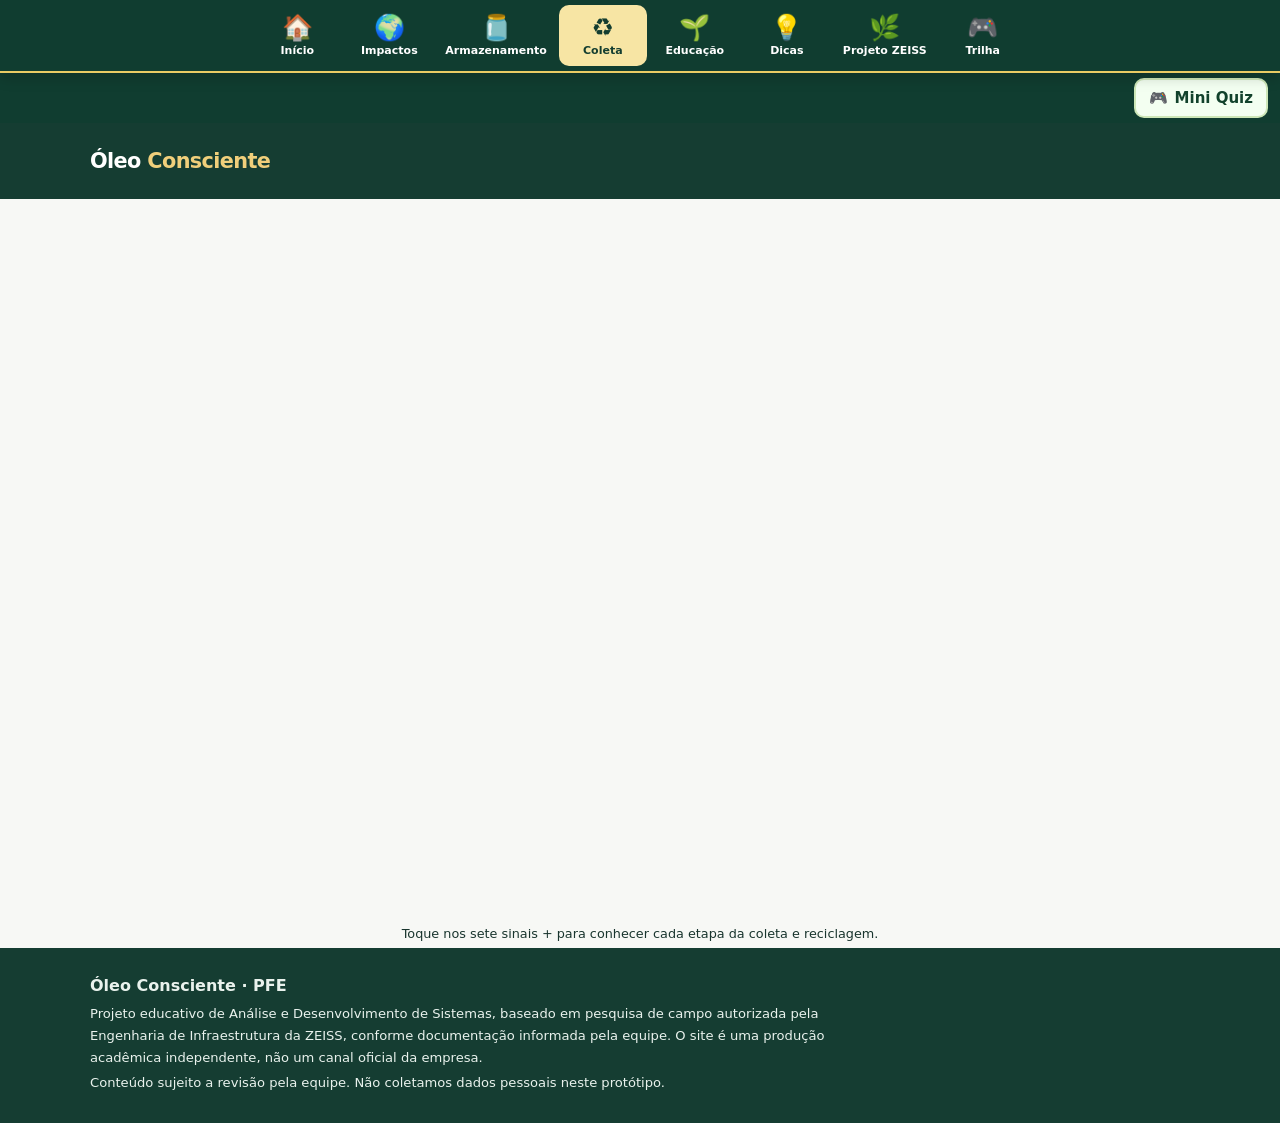
<file: coleta.html>
<!doctype html><html lang="pt-BR"><head><meta charset="utf-8"><meta name="viewport" content="width=device-width, initial-scale=1"><meta name="description" content="Óleo Consciente: descarte e reciclagem do óleo de cozinha usado, educação ambiental e recursos educativos."><meta name="theme-color" content="#153d32"><link rel="manifest" href="manifest.webmanifest"><link rel="stylesheet" href="css/style.css?v=pfe57"><script defer src="js/script.js?v=offline8"></script><title>Coleta e reciclagem | Óleo Consciente</title><style>.coleta-poster{position:relative;width:min(96vw,1600px);max-width:none;margin:24px 0 35px;left:50%;transform:translateX(-50%)}.coleta-image-wrap{position:relative}.coleta-image-wrap img{display:block;width:100%;height:auto;border-radius:18px;box-shadow:0 12px 30px #153d3222}.coleta-hotspot{position:absolute;z-index:2;display:block;border-radius:10px}.coleta-hotspot:hover{outline:2px solid #167043;background:#ffec723d}.coleta-hotspot:focus-visible{outline:4px solid #ddaf29;background:#ffffff55}.coleta-sr-only{position:absolute;width:1px;height:1px;padding:0;margin:-1px;overflow:hidden;clip:rect(0,0,0,0);white-space:nowrap;border:0}@media(max-width:650px){.coleta-poster{width:100%;left:auto;transform:none}.coleta-image-wrap img{border-radius:9px}}</style><style id="pfe-revelacao-visual">
.pfe-abrir-painel{display:flex;justify-content:center;margin:12px 0 18px}
.pfe-mostrar-info{border:0;border-radius:16px;background:#176547;color:#fff;font:inherit;font-weight:700;padding:14px 18px;min-height:48px;cursor:pointer;box-shadow:0 4px 14px #123d3028}
.pfe-mostrar-info:focus-visible{outline:3px solid #edbf36;outline-offset:3px}
.pfe-informacoes-ocultas{display:none!important}
.pfe-informacoes-ocultas.pfe-informacoes-abertas{display:block!important}
</style><script defer>
document.addEventListener('DOMContentLoaded',function(){
 const botao=document.querySelector('.pfe-mostrar-info');
 const figura=document.querySelector('.coleta-poster');
 if(!botao||!figura)return;
 const container=figura.parentElement;
 const conteudos=Array.from(container.children).filter(function(el){
  return el!==figura&&!el.classList.contains('pfe-abrir-painel')&&!el.classList.contains('pfe-atividade')&&!el.matches('[data-pfe-atividade],[data-pfe-ordem],.quiz');
 });
 conteudos.forEach(function(el){el.classList.add('pfe-informacoes-ocultas');});
 if(conteudos.length)conteudos[0].id='pfe-info-detalhada';
 botao.addEventListener('click',function(){
  const abrir=botao.getAttribute('aria-expanded')!=='true';
  conteudos.forEach(function(el){el.classList.toggle('pfe-informacoes-abertas',abrir);});
  botao.setAttribute('aria-expanded',String(abrir));
  botao.textContent=abrir?'✕ Ocultar informações':'📖 Toque para explorar as informações do desenho';
  if(abrir&&conteudos[0])conteudos[0].scrollIntoView({behavior:'smooth',block:'nearest'});
 });
});
</script><style id="coleta-vertical-interativa">body:has(.coleta-novo) .subpage-hero,body:has(.coleta-novo) .pfe-atividade,body:has(.coleta-novo) .pfe-abrir-painel,body:has(.coleta-novo) .educational-layout,body:has(.coleta-novo) .coleta-poster~*{display:none!important}body:has(.coleta-novo) .coleta-poster{position:relative;width:min(100%,calc((100svh - 78px)*9/16));max-width:560px;left:auto;transform:none;margin:0 auto;padding:0}body:has(.coleta-novo) .coleta-image-wrap{position:relative;width:100%}body:has(.coleta-novo) .coleta-image-wrap img{display:block;width:100%;height:auto;border-radius:0;box-shadow:none}body:has(.coleta-novo) .coleta-poster figcaption{text-align:center;font-size:.8rem;margin:4px 0}body:has(.coleta-novo) .coleta-novo-ponto{position:absolute;z-index:15;transform:translate(-50%,-50%);width:12%;aspect-ratio:1;border-radius:50%;background:transparent;border:0;display:block;cursor:pointer;touch-action:manipulation}body:has(.coleta-novo) .coleta-novo-ponto:focus-visible{outline:3px solid white;background:#ffffff55}.coleta-dialogo{display:none;position:fixed;inset:0;z-index:2147483647;box-sizing:border-box;padding:16px;place-items:center}.coleta-dialogo:target{display:grid!important}.coleta-fundo{position:absolute;inset:0;background:#092c23e9}.coleta-cartao{position:relative;z-index:2;box-sizing:border-box;width:min(94vw,460px);max-height:85svh;overflow:auto;background:white;color:#173b2f;border-radius:20px;padding:28px 23px;box-shadow:0 12px 45px #0007}.coleta-cartao h2{font-size:1.5rem;line-height:1.3;margin:10px 0}.coleta-cartao p{line-height:1.6}.coleta-etapa{color:#14764d;font-weight:800}.coleta-fechar{position:absolute;right:14px;top:10px;font-size:1.5rem;color:#173b2f;text-decoration:none;padding:6px}.coleta-voltar{display:inline-block;background:#176547;color:white!important;text-decoration:none;border-radius:12px;padding:12px 16px;font-weight:700;margin-top:12px}@media(max-width:650px){body:has(.coleta-novo) .coleta-poster{width:min(100%,calc((100svh - 68px)*9/16))}body:has(.coleta-novo) main>.container{padding-left:0;padding-right:0}}</style><style id="coleta-hotspots-ajustados">body:has(.coleta-novo) .coleta-novo-ponto{width:13%!important;min-width:36px!important;aspect-ratio:1!important;z-index:100!important;pointer-events:auto!important;cursor:pointer!important}body:has(.coleta-novo) .coleta-image-wrap{isolation:isolate!important}body:has(.coleta-novo) .coleta-novo-ponto:active{background:#ffffff44!important}body:has(.coleta-novo) .coleta-dialogo:target{display:grid!important;visibility:visible!important}</style><style id="coleta-horizontal-169">body:has(.coleta-novo) .coleta-poster{width:min(100%,1600px)!important;max-width:1600px!important;height:auto!important;min-height:0!important;margin:0 auto!important;left:auto!important;transform:none!important}body:has(.coleta-novo) .coleta-image-wrap{width:100%!important;height:auto!important;aspect-ratio:16/9!important}body:has(.coleta-novo) .coleta-image-wrap>img{display:block!important;width:100%!important;height:auto!important;aspect-ratio:16/9!important;object-fit:contain!important}body:has(.coleta-novo) .coleta-novo-ponto{width:6%!important;min-width:20px!important}@media(max-width:650px){body:has(.coleta-novo) .coleta-poster{width:100%!important}}</style><style id="coleta-corrige-169">body:has(.coleta-novo) .coleta-poster{display:block!important;width:min(100%,1500px)!important;max-width:1500px!important;position:relative!important;left:auto!important;transform:none!important;margin:0 auto!important}body:has(.coleta-novo) .coleta-image-wrap{position:relative!important;width:100%!important;height:auto!important;aspect-ratio:16/9!important}body:has(.coleta-novo) .coleta-image-wrap img{width:100%!important;height:auto!important;aspect-ratio:16/9!important;object-fit:contain!important}body:has(.coleta-novo) .coleta-novo-ponto{width:6%!important;min-width:24px!important;aspect-ratio:1!important;z-index:100!important}body:has(.coleta-novo) main>.container{width:100%!important;max-width:1500px!important;padding:0!important}@media(max-width:650px){body:has(.coleta-novo) .coleta-poster{width:100%!important}body:has(.coleta-novo) .coleta-novo-ponto{min-width:20px!important}}</style><style id="pfe-duas-artes-responsive">@media(max-width:700px){body .coleta-poster{width:min(100%,calc((100svh - 65px)*9/16))!important;max-width:650px!important;height:auto!important;min-height:0!important;margin:0 auto!important;left:auto!important;transform:none!important}body .coleta-image-wrap{width:100%!important;height:auto!important;aspect-ratio:9/16!important;position:relative!important}body .coleta-image-wrap picture,body .coleta-image-wrap img{display:block!important;width:100%!important;height:auto!important;aspect-ratio:9/16!important;object-fit:contain!important}body .coleta-image-wrap .coleta-novo-ponto{position:absolute!important;transform:translate(-50%,-50%)!important;width:11%!important;min-width:24px!important;aspect-ratio:1!important;height:auto!important}.coleta-image-wrap .coleta-novo-ponto:nth-of-type(1){left:65.5%!important;top:16.8%!important}.coleta-image-wrap .coleta-novo-ponto:nth-of-type(2){left:6.3%!important;top:35.1%!important}.coleta-image-wrap .coleta-novo-ponto:nth-of-type(3){left:66.3%!important;top:40.3%!important}.coleta-image-wrap .coleta-novo-ponto:nth-of-type(4){left:6.8%!important;top:59%!important}.coleta-image-wrap .coleta-novo-ponto:nth-of-type(5){left:66.4%!important;top:62.2%!important}.coleta-image-wrap .coleta-novo-ponto:nth-of-type(6){left:6.8%!important;top:78%!important}.coleta-image-wrap .coleta-novo-ponto:nth-of-type(7){left:68.5%!important;top:78.7%!important}}</style><style id="coleta-mobile-916-definitivo">@media screen and (max-width:700px){html:has(.coleta-novo),body:has(.coleta-novo){overflow-x:hidden!important}body:has(.coleta-novo) .coleta-poster.coleta-novo{display:block!important;position:relative!important;width:min(100vw,calc((100svh - 70px)*9/16))!important;max-width:100vw!important;height:auto!important;min-height:0!important;aspect-ratio:9/16!important;margin:0 auto!important;left:auto!important;transform:none!important;overflow:visible!important}body:has(.coleta-novo) .coleta-poster.coleta-novo .coleta-image-wrap{display:block!important;position:relative!important;width:100%!important;height:auto!important;aspect-ratio:9/16!important}body:has(.coleta-novo) .coleta-poster.coleta-novo .coleta-image-wrap picture{display:block!important;position:relative!important;width:100%!important;height:auto!important;aspect-ratio:9/16!important}body:has(.coleta-novo) .coleta-poster.coleta-novo .coleta-image-wrap picture>img{display:block!important;width:100%!important;height:auto!important;min-height:0!important;aspect-ratio:9/16!important;object-fit:contain!important}body:has(.coleta-novo) .coleta-poster.coleta-novo .coleta-novo-ponto{width:11%!important;height:auto!important;aspect-ratio:1!important;min-width:24px!important}body:has(.coleta-novo) main>.container{width:100%!important;max-width:none!important;padding:0!important}}</style><style id="coleta-mobile-tela-cheia">@media screen and (max-width:700px){body:has(.coleta-novo){margin:0!important;overflow-x:hidden!important}body:has(.coleta-novo) main,body:has(.coleta-novo) main>.container{display:block!important;width:100vw!important;max-width:none!important;min-height:0!important;margin:0!important;padding:0!important}body:has(.coleta-novo) .coleta-poster.coleta-novo{width:100vw!important;max-width:none!important;height:auto!important;min-height:0!important;aspect-ratio:9/16!important;margin:0!important;padding:0!important;left:0!important;transform:none!important}body:has(.coleta-novo) .coleta-poster.coleta-novo .coleta-image-wrap,body:has(.coleta-novo) .coleta-poster.coleta-novo picture{display:block!important;width:100vw!important;max-width:none!important;height:auto!important;aspect-ratio:9/16!important}body:has(.coleta-novo) .coleta-poster.coleta-novo picture>img{display:block!important;width:100vw!important;max-width:none!important;height:auto!important;aspect-ratio:9/16!important;object-fit:fill!important;border-radius:0!important;box-shadow:none!important}body:has(.coleta-novo) .coleta-poster.coleta-novo figcaption{display:none!important}}</style><style id="menu-unificado-v1">
/* Navegação única, isolada do conteúdo interativo de cada página */
.site-header .menu-toggle,.site-header .site-nav,.dicas-topbar .dicas-menu,.topbar .menu-button,.topbar .nav{display:none!important}
.oc-menu{position:fixed!important;top:12px!important;right:12px!important;z-index:2147483000!important;font-family:system-ui,-apple-system,"Segoe UI",sans-serif!important;font-size:15px!important;line-height:1.3!important;color:#153d32!important}
.oc-menu *{box-sizing:border-box!important}
.oc-menu>summary{display:flex!important;align-items:center!important;justify-content:center!important;gap:8px!important;min-height:44px!important;min-width:108px!important;padding:10px 15px!important;background:#f6df91!important;border:2px solid #174d39!important;border-radius:14px!important;box-shadow:0 3px 14px #0004!important;color:#153d32!important;font-weight:800!important;cursor:pointer!important;list-style:none!important;user-select:none!important}
.oc-menu>summary::-webkit-details-marker{display:none}
.oc-menu[open]>summary{background:#fff1b7!important}
.oc-menu>summary:focus-visible,.oc-menu a:focus-visible{outline:3px solid #ffb900!important;outline-offset:2px!important}
.oc-menu-nav{position:absolute!important;right:0!important;top:calc(100% + 8px)!important;width:min(330px,calc(100vw - 24px))!important;max-height:calc(100dvh - 76px)!important;overflow-y:auto!important;background:#fff!important;padding:9px!important;border:1px solid #c9e1d2!important;border-radius:17px!important;box-shadow:0 12px 35px #0005!important;display:flex!important;flex-direction:column!important;gap:3px!important}
.oc-menu-nav a{display:flex!important;align-items:center!important;gap:12px!important;min-height:42px!important;padding:10px 12px!important;color:#174535!important;text-decoration:none!important;background:transparent!important;border-radius:11px!important;font-weight:650!important;font-size:14px!important;line-height:1.25!important;text-align:left!important;white-space:normal!important}
.oc-menu-nav a:hover,.oc-menu-nav a:focus-visible{background:#e8f5ed!important}
.oc-menu-nav a[aria-current="page"]{background:#dff2e6!important;color:#0c5735!important;font-weight:850!important}
.oc-menu-nav .oc-emoji{display:inline-flex!important;align-items:center!important;justify-content:center!important;flex:none!important;width:26px!important;font-size:21px!important}
@media(max-width:700px){.oc-menu{top:7px!important;right:7px!important}.oc-menu>summary{min-height:42px!important;min-width:95px!important;padding:8px 11px!important}.oc-menu-nav{max-height:calc(100dvh - 65px)!important}}
</style><style id="oc-barra-visivel-v2">
/* Navegação persistente com ícones em todas as páginas */
.oc-menu{display:none!important}
.oc-barra{position:sticky;top:0;z-index:2147482000;width:100%;background:#103d30;border-bottom:2px solid #e9cb64;box-shadow:0 4px 14px #0003;font-family:system-ui,-apple-system,"Segoe UI",sans-serif;color:#fff}
.oc-barra *{box-sizing:border-box}
.oc-barra nav{display:flex;align-items:stretch;justify-content:center;gap:4px;max-width:1250px;margin:0 auto;padding:5px 10px;overflow-x:auto;overscroll-behavior-x:contain;scrollbar-width:thin;scrollbar-color:#9ab7a7 transparent}
.oc-barra a{display:flex;flex:0 0 auto;flex-direction:column;align-items:center;justify-content:center;gap:2px;min-width:88px;min-height:61px;padding:5px 8px;border-radius:10px;color:#fff;text-decoration:none;font-size:11px;font-weight:700;line-height:1.15;text-align:center;white-space:nowrap}
.oc-barra a .oc-icone{font-size:25px;line-height:1.2}
.oc-barra a:hover,.oc-barra a:focus-visible{background:#276d52;color:#fff}
.oc-barra a:focus-visible{outline:2px solid #ffe37c;outline-offset:-2px}
.oc-barra a[aria-current="page"]{background:#f7e5a4;color:#133d30}
@media(max-width:850px){.oc-barra nav{justify-content:flex-start;padding:5px 6px;gap:2px}.oc-barra a{min-width:78px;font-size:10px;padding:5px 5px}.oc-barra a .oc-icone{font-size:23px}}
</style><style id="oc-conteudo-ampliado-v1">.oc-conteudo-ampliado{margin:15px 0 20px;padding:14px 15px;background:#eef7ee;border-left:4px solid #29815a;border-radius:10px;color:#173d30}.oc-conteudo-ampliado h3{font-size:1.03rem;line-height:1.35;margin:12px 0 5px;color:#17543a}.oc-conteudo-ampliado h3:first-child{margin-top:0}.oc-conteudo-ampliado p{line-height:1.6;margin:0 0 10px}.oc-conteudo-ampliado p:last-child{margin-bottom:0}</style><style id="oc-aprofundamento-academico-v2">.oc-aprofundamento-academico{background:#f5faf5;color:#173d30;border:1px solid #d5e8d9;border-radius:12px;padding:14px 16px;margin:14px 0;line-height:1.6}.oc-aprofundamento-academico h3{font-size:1.05rem;color:#13583d;margin:12px 0 6px}.oc-aprofundamento-academico h3:first-child{margin-top:0}.oc-aprofundamento-academico p{margin:7px 0 12px}.oc-aprofundamento-academico .oc-base-teorica{font-size:.92rem;border-top:1px solid #cce3d2;padding-top:10px}</style><style id="oc-figuras-explicativas-v1">.oc-figura-explicativa{margin:12px 0 16px;padding:8px;background:#fff;border:1px solid #dbe9df;border-radius:12px;text-align:center}.oc-figura-explicativa img{display:block;width:100%;max-height:230px;object-fit:contain;border-radius:8px}.oc-figura-explicativa figcaption{font-size:.82rem;color:#52665a;line-height:1.45;margin:7px 4px 2px}.coleta-cartao,.armazenamento-cartao{max-height:88dvh;overflow-y:auto;overscroll-behavior:contain}</style><style id="oc-dialogos-mobile-estilo-v1">dialog.coleta-dialogo{position:fixed!important;inset:0!important;margin:auto!important;padding:clamp(10px,3vw,18px)!important;border:0!important;max-width:100vw!important;max-height:100dvh!important;width:100%!important;height:100%!important;box-sizing:border-box!important;background:transparent!important;color:inherit!important;place-items:center!important;overflow:auto!important}dialog.coleta-dialogo:not([open]){display:none!important}dialog.coleta-dialogo[open]{display:grid!important}dialog.coleta-dialogo::backdrop{background:rgba(8,34,26,.88)}dialog.coleta-dialogo .coleta-cartao{width:min(94vw,500px)!important;max-height:85dvh!important;overflow-y:auto!important;overscroll-behavior:contain!important}dialog.coleta-dialogo .oc-fechar-form{margin:0;padding:0}dialog.coleta-dialogo .coleta-fechar,dialog.coleta-dialogo .coleta-voltar{cursor:pointer;font:inherit}dialog.coleta-dialogo .coleta-fechar:focus-visible,dialog.coleta-dialogo .coleta-voltar:focus-visible{outline:3px solid #f4bc38;outline-offset:3px}@media(max-width:480px){dialog.coleta-dialogo .coleta-cartao{width:94vw!important;max-height:86dvh!important}}</style><style id="oc-guia-pratico-css">.oc-guia-pratico{box-sizing:border-box;width:min(92%,920px);margin:24px auto 100px;padding:clamp(18px,3vw,30px);background:#f4faf5;color:#173d2d;border:1px solid #c8e0d0;border-radius:18px;line-height:1.65;overflow-wrap:anywhere}.oc-guia-pratico h2{color:#14583a;font-size:clamp(1.15rem,2.5vw,1.65rem);line-height:1.3;margin:0 0 14px}.oc-guia-pratico ol{margin:0;padding-left:1.5rem}.oc-guia-pratico li{padding:0 0 10px 4px}.oc-guia-pratico .oc-guia-nota{font-size:.9rem;color:#365a46;margin:8px 0 0}.oc-guia-pratico:target{outline:3px solid #b2d9bd;outline-offset:4px}@media(max-width:600px){.oc-guia-pratico{width:94%;margin:18px auto 100px;padding:18px}}</style><style id="oc-minijogo-css-v1">.oc-minijogo{box-sizing:border-box;width:min(92%,760px);margin:28px auto 100px;padding:clamp(18px,4vw,28px);border-radius:20px;background:#f1faf3;border:1px solid #c3ddca;color:#183b2b;line-height:1.5;overflow-wrap:anywhere}.oc-minijogo h2{font-size:clamp(1.2rem,3vw,1.65rem);margin:0 0 10px;color:#15563a}.oc-minijogo .oc-pergunta{font-weight:650;margin:12px 0}.oc-minijogo .oc-opcoes{display:grid;gap:10px}.oc-minijogo button{display:block;width:100%;box-sizing:border-box;text-align:left;padding:13px 15px;min-height:48px;border:2px solid #b7d5c1;border-radius:12px;background:white;color:#163e2b;font:inherit;cursor:pointer}.oc-minijogo button:hover{border-color:#257b4d}.oc-minijogo button:focus-visible{outline:3px solid #c38919;outline-offset:2px}.oc-minijogo button:disabled{cursor:default;opacity:.75}.oc-minijogo button[data-correta="true"]{border-color:#25804d;background:#e1f5e8;opacity:1}.oc-minijogo .oc-resultado{margin:14px 0 0;padding:12px 14px;border-radius:10px;background:#fff;border-left:4px solid #267f51}.oc-minijogo .oc-resultado[hidden]{display:none}.oc-minijogo .oc-reiniciar{margin-top:12px;width:auto;background:#175d3d;color:white;border-color:#175d3d}.oc-minijogo .oc-reiniciar[hidden]{display:none}@media(max-width:600px){.oc-minijogo{width:94%;margin:20px auto 100px;padding:16px}}</style><style id="oc-jogo-capa-v1">.oc-jogo-cabecalho{margin:0 0 14px}.oc-jogo-capa{display:block;width:min(100%,340px);height:auto;max-height:76px}.oc-jogo-titulo-acessivel{position:absolute!important;width:1px!important;height:1px!important;padding:0!important;margin:-1px!important;overflow:hidden!important;clip:rect(0,0,0,0)!important;white-space:nowrap!important;border:0!important}</style><style id="oc-quiz-unificado-v4">.oc-quiz-botao-faixa{position:relative!important;top:auto!important;display:flex;justify-content:flex-end;padding:5px 12px;background:#103d30;z-index:1000}.oc-quiz-botao-faixa button{display:inline-flex!important;align-items:center;justify-content:center;gap:7px;min-height:40px!important;padding:7px 13px!important;border:2px solid #cde7b8;border-radius:10px;background:#f3fff1;color:#12422c;font:800 15px/1.2 system-ui,sans-serif!important;cursor:pointer}.oc-quiz-botao-faixa button:focus-visible,.oc-quiz-fechar:focus-visible{outline:3px solid #ffcd44;outline-offset:2px}#oc-quiz-modal{box-sizing:border-box;position:fixed;inset:0;margin:auto;width:min(94vw,820px);max-height:92dvh;overflow:auto;border:0;border-radius:18px;padding:14px;background:#eaf8ed;color:#173d2b}#oc-quiz-modal:not([open]){display:none}#oc-quiz-modal::backdrop{background:#000b}#oc-quiz-modal .oc-quiz-fechar{display:block;margin:0 0 10px auto;padding:9px 14px;background:#175d3d;color:white;border:0;border-radius:10px;font:700 14px system-ui;cursor:pointer}#oc-quiz-modal .oc-minijogo{display:block!important;width:100%!important;margin:0!important;box-sizing:border-box!important}@media(max-width:600px){.oc-quiz-botao-faixa{padding:4px 8px}.oc-quiz-botao-faixa button{font-size:14px!important;min-height:40px!important}#oc-quiz-modal{padding:10px;max-height:95dvh}}</style><style id="coleta-dialogos-visiveis-fix">dialog.coleta-dialogo[open]{display:grid!important;position:fixed!important;inset:0!important;width:100vw!important;max-width:none!important;height:100dvh!important;max-height:none!important;margin:0!important;padding:12px!important;border:0!important;background:#092c23d9!important;place-items:center!important;overflow:auto!important;visibility:visible!important;opacity:1!important;z-index:2147483647!important}dialog.coleta-dialogo[open] .coleta-cartao{display:block!important;position:relative!important;width:min(94vw,560px)!important;max-height:88dvh!important;overflow-y:auto!important;background:#fff!important;color:#173b2f!important}dialog.coleta-dialogo::backdrop{background:#092c23d9!important}dialog.coleta-dialogo[open] .oc-aprofundamento-academico{display:block!important}dialog.coleta-dialogo[open] .coleta-fechar,dialog.coleta-dialogo[open] .coleta-voltar{cursor:pointer!important}body:has(.coleta-novo) dialog.coleta-dialogo[open]{display:grid!important}body:has(.coleta-novo) dialog.coleta-dialogo[open] .coleta-cartao{display:block!important}</style><style id="coleta-fotos-reais-2026">.coleta-cartao .coleta-foto-real{margin:15px 0 10px}.coleta-cartao .coleta-foto-real img{display:block;width:100%;height:auto;max-height:260px;object-fit:cover;border-radius:12px;background:#e7efe9}.coleta-cartao .coleta-foto-real figcaption{font-size:.77rem;line-height:1.45;color:#4b6257;margin-top:7px}.coleta-cartao .coleta-foto-real a{color:#176547;text-decoration:underline}.coleta-cartao .coleta-foto-erro{font-size:.9rem;background:#f3f5ef;padding:12px;border-radius:9px}</style></head><body><div class="oc-barra"><nav aria-label="Navegação principal por ícones"><a href="index.html" title="Início"><span class="oc-icone" aria-hidden="true">🏠</span><span>Início</span></a><a href="impactos.html" title="Impactos"><span class="oc-icone" aria-hidden="true">🌍</span><span>Impactos</span></a><a href="armazenamento.html" title="Armazenamento"><span class="oc-icone" aria-hidden="true">🫙</span><span>Armazenamento</span></a><a href="coleta.html" aria-current="page" title="Coleta"><span class="oc-icone" aria-hidden="true">♻️</span><span>Coleta</span></a><a href="educacao.html" title="Educação"><span class="oc-icone" aria-hidden="true">🌱</span><span>Educação</span></a><a href="dicas.html" title="Dicas"><span class="oc-icone" aria-hidden="true">💡</span><span>Dicas</span></a><a href="projeto.html" title="Projeto ZEISS"><span class="oc-icone" aria-hidden="true">🌿</span><span>Projeto ZEISS</span></a><a href="trilha.html" title="Trilha"><span class="oc-icone" aria-hidden="true">🎮</span><span>Trilha</span></a></nav></div><a class="skip" href="#conteudo">Ir ao conteúdo</a><div class="oc-quiz-botao-faixa"><button type="button" id="oc-abrir-quiz" aria-haspopup="dialog" aria-controls="oc-quiz-modal" aria-label="Abrir Mini Quiz"><span aria-hidden="true">🎮</span><span>Mini Quiz</span></button></div><dialog id="oc-quiz-modal" aria-label="Mini Quiz"><form method="dialog"><button type="submit" class="oc-quiz-fechar">✕ Fechar</button></form><div id="oc-quiz-conteudo"><section class="oc-minijogo" id="oc-minijogo" aria-labelledby="oc-minijogo-titulo"><div class="oc-jogo-cabecalho"><svg class="oc-jogo-capa" viewBox="0 0 340 76" xmlns="http://www.w3.org/2000/svg" role="img" aria-label="Capa ilustrada do jogo Missão Coleta"><rect x="1.5" y="1.5" width="337" height="73" rx="19" fill="#e2f8dc" stroke="#23764a" stroke-width="3"/><circle cx="45" cy="38" r="29" fill="#fff" stroke="#b7ddc2" stroke-width="2"/><text x="45" y="49" text-anchor="middle" font-size="32">♻️</text><text x="88" y="44" font-size="20" font-weight="800" fill="#163e2b" font-family="Arial, sans-serif">Missão Coleta</text><path d="M292 60q12-18 28-13" stroke="#48a16b" stroke-width="4" fill="none" stroke-linecap="round"/></svg><h2 id="oc-minijogo-titulo" class="oc-jogo-titulo-acessivel">Missão Coleta</h2></div><p class="oc-jogo-instrucao">Três situações práticas. Escolha a melhor atitude e descubra por quê.</p><p class="oc-jogo-progresso" aria-live="polite"></p><p class="oc-pergunta"></p><div class="oc-opcoes" role="group" aria-label="Alternativas do desafio"></div><p class="oc-resultado" role="status" aria-live="polite" hidden></p><button class="oc-reiniciar" type="button" hidden>Próxima situação</button></section></div></dialog><header class="site-header"><div class="header-wrap"><a class="brand" href="index.html">Óleo <span>Consciente</span></a></div></header><main id="conteudo"><section class="subpage-hero"><div class="container"><p class="breadcrumbs"><a href="index.html">Início</a> <span aria-hidden="true">/</span> Coleta e reciclagem</p><p class="eyebrow">Eixo 03 · Destinação</p><h1>Da cozinha à reciclagem: o caminho do óleo usado</h1><p class="lead">Após ser armazenado, o óleo deve ser encaminhado a iniciativas de coleta ou reciclagem que realmente recebam esse resíduo.</p></div></section><div class="container"><section class="pfe-atividade" id="decisao-coleta" data-pfe-atividade aria-labelledby="decisao-coleta-titulo">
<span class="pfe-atividade__etiqueta">Jogo educativo · Destinação correta</span>
<h2 id="decisao-coleta-titulo">Você encontrou um ponto de coleta na internet. E agora?</h2><p>Antes de sair de casa com a garrafa, escolha o procedimento mais responsável.</p>
<div class="pfe-opcoes" role="group" aria-label="Escolha uma atitude">
<button type="button" class="pfe-escolha" data-pfe-escolha data-correto="sim" data-explicacao="Pontos podem mudar de funcionamento; confirme o recebimento e os horários diretamente com o responsável." aria-pressed="false">Conferir se recebe óleo usado, endereço e horário</button>
<button type="button" class="pfe-escolha" data-pfe-escolha data-correto="nao" data-explicacao="Uma lixeira comum não é necessariamente um ponto autorizado para receber óleo de cozinha." aria-pressed="false">Deixar a garrafa em qualquer lixeira reciclável</button>
<button type="button" class="pfe-escolha" data-pfe-escolha data-correto="nao" data-explicacao="A existência de gestão de resíduos numa empresa não significa que ela receba óleo doméstico do público." aria-pressed="false">Deixar a garrafa na portaria de uma empresa sem autorização</button>
</div><p class="pfe-retorno" data-pfe-resultado data-resultado="" role="status" aria-live="polite" hidden></p>
<div class="pfe-aprender"><a href="educacao.html">Aprender a compartilhar a orientação →</a></div>
</section><figure class="coleta-poster coleta-novo"><div class="coleta-image-wrap"><picture><source media="(max-width: 700px)" srcset="./Ciclo%20sustent%C3%A1vel%20do%20%C3%B3leo%20usado.png"><img src="./Reciclagem%20do%20%C3%93leo_%20Um%20Futuro%20Sustent%C3%A1vel.png" alt="Ilustração horizontal 16:9 de coleta e reciclagem do óleo usado com sete sinais de mais interativos" loading="eager"></picture><a class="coleta-novo-ponto" href="#coleta-detalhe-1" style="left:18%;top:32%" aria-label="Ler explicação: Ponto de coleta"><span class="coleta-sr-only">Ponto de coleta</span></a><a class="coleta-novo-ponto" href="#coleta-detalhe-2" style="left:44.5%;top:23.5%" aria-label="Ler explicação: Logística de coleta"><span class="coleta-sr-only">Logística de coleta</span></a><a class="coleta-novo-ponto" href="#coleta-detalhe-3" style="left:66%;top:21.5%" aria-label="Ler explicação: Destinação correta"><span class="coleta-sr-only">Destinação correta</span></a><a class="coleta-novo-ponto" href="#coleta-detalhe-4" style="left:6%;top:64%" aria-label="Ler explicação: Novos produtos"><span class="coleta-sr-only">Novos produtos</span></a><a class="coleta-novo-ponto" href="#coleta-detalhe-5" style="left:44.5%;top:61%" aria-label="Ler explicação: Benefícios ambientais"><span class="coleta-sr-only">Benefícios ambientais</span></a><a class="coleta-novo-ponto" href="#coleta-detalhe-6" style="left:64.5%;top:57%" aria-label="Ler explicação: Participação da comunidade"><span class="coleta-sr-only">Participação da comunidade</span></a><a class="coleta-novo-ponto" href="#coleta-detalhe-7" style="left:85.5%;top:55%" aria-label="Ler explicação: Ciclo sustentável"><span class="coleta-sr-only">Ciclo sustentável</span></a></div><figcaption>Toque nos sete sinais + para conhecer cada etapa da coleta e reciclagem.</figcaption></figure><div class="pfe-abrir-painel"><button type="button" class="pfe-mostrar-info" aria-expanded="false" aria-controls="pfe-info-detalhada">📖 Toque para explorar as informações do desenho</button></div><div class="educational-layout"><article class="educational-article"><section class="article-section"><h2>O que acontece depois da entrega?</h2><p>O óleo recolhido pode seguir para tratamento e aproveitamento em processos industriais, conforme a estrutura de cada iniciativa. A destinação precisa ser informada pelo responsável pela coleta.</p></section></article></div><div class="next-topic"><p>Continue aprendendo</p><a class="button" href="educacao.html">Explore a educação ambiental →</a></div><section class="article-section" id="checklist-coleta"><h2>Checklist para encontrar um ponto de coleta atualizado</h2><p>Antes de sair de casa com a garrafa, consulte os canais públicos de sua prefeitura, cooperativas e iniciativas de reciclagem da região. A existência e o funcionamento de cada ponto precisam ser confirmados diretamente com o responsável.</p><ol><li>Confirme que o local recebe <strong>óleo de cozinha usado</strong>, e não apenas outros resíduos recicláveis.</li><li>Confira endereço, dias e horários de atendimento.</li><li>Pergunte se há limite de volume e qual embalagem é aceita.</li><li>Transporte o recipiente fechado, em pé, para evitar vazamentos.</li><li>Se o ponto estiver inativo, mantenha o óleo armazenado com segurança até encontrar outra opção.</li></ol><p><strong>Exemplo de busca:</strong> pesquise por “coleta de óleo de cozinha usado Petrópolis RJ” nos canais da prefeitura e confirme os dados. O site não apresenta endereços não verificados como pontos ativos.</p></section><section class="article-section" id="destinacao-confirmada"><h2>Uma distinção importante: coleta doméstica e coleta empresarial</h2><p>Em uma entrevista de campo, podem ser discutidas práticas de gestão de resíduos no ambiente de trabalho. Porém, isso <strong>não significa</strong> que a empresa receba garrafas de óleo de cozinha trazidas de casa.</p><p>Para o óleo doméstico, procure um ponto de entrega aberto ao público e confirme diretamente suas condições de recebimento. Não deixe recipientes em portarias, coletores internos ou áreas de trabalho sem orientação e autorização expressas.</p></section><section class="sources"><h2>Fontes para aprofundar</h2><p>Material acadêmico em revisão, fundamentado em diretrizes de educação ambiental e gestão de resíduos.</p><ul><li><a href="https://www.planalto.gov.br/ccivil_03/leis/l9795.htm" target="_blank" rel="noopener noreferrer">Política Nacional de Educação Ambiental — Lei nº 9.795/1999</a></li><li><a href="https://www.planalto.gov.br/ccivil_03/_ato2007-2010/2010/lei/l12305.htm" target="_blank" rel="noopener noreferrer">Política Nacional de Resíduos Sólidos — Lei nº 12.305/2010</a></li><li><a href="https://brasil.un.org/pt-br/sdgs/12" target="_blank" rel="noopener noreferrer">ODS 12 — ONU</a></li></ul></section></div></main><footer class="site-footer"><div class="footer-inner"><strong>Óleo Consciente · PFE</strong><p>Projeto educativo de Análise e Desenvolvimento de Sistemas, baseado em pesquisa de campo autorizada pela Engenharia de Infraestrutura da ZEISS, conforme documentação informada pela equipe. O site é uma produção acadêmica independente, não um canal oficial da empresa.</p><p>Conteúdo sujeito a revisão pela equipe. Não coletamos dados pessoais neste protótipo.</p></div></footer><dialog id="coleta-detalhe-1" class="coleta-dialogo" aria-labelledby="coleta-titulo-1"><div class="coleta-cartao"><form method="dialog" class="oc-fechar-form"><button class="coleta-fechar" type="submit" aria-label="Fechar explicação">✕</button></form><p class="coleta-etapa">Coleta e reciclagem · 1 de 7</p><h2 id="coleta-titulo-1">Ponto de coleta</h2><div class="coleta-informacao-objetiva"><p><strong>Identificação:</strong> procure locais que aceitem especificamente óleo de cozinha usado, como ecopontos ou campanhas autorizadas.</p><p><strong>Antes da entrega:</strong> confirme o atendimento diretamente com o responsável. A ilustração não representa um ponto oficial da ZEISS.</p></div><figure class="coleta-foto-real"><img src="https://prefeitura.sp.gov.br/documents/9044771/0/Pontos%2Bde%2BColeta%2Bde%2B%C3%B3leo%2B%281%29.png/03fae267-b44b-f9d0-489e-b9c3ac4c90ca?t=1778616691535" alt="Coletor verde identificado para óleo de cozinha usado em mercado municipal de São Paulo" loading="lazy" decoding="async" onerror="this.hidden=true;this.nextElementSibling.hidden=false"><p class="coleta-foto-erro" hidden>Esta imagem não carregou. <a href="https://prefeitura.sp.gov.br/web/sesana/w/seu-%C3%B3leo-usado-por-uma-barra-de-sab%C3%A3o-prefeitura-disponibiliza-47-pontos-de-coleta" target="_blank" rel="noopener noreferrer">Ver registro original da Prefeitura</a>.</p><figcaption>Prefeitura de São Paulo · ponto real de coleta de óleo usado. <a href="https://prefeitura.sp.gov.br/web/sesana/w/seu-%C3%B3leo-usado-por-uma-barra-de-sab%C3%A3o-prefeitura-disponibiliza-47-pontos-de-coleta" target="_blank" rel="noopener noreferrer">Fotografia e créditos na fonte oficial</a>.</figcaption></figure><form method="dialog" class="oc-voltar-form"><button class="coleta-voltar" type="submit">Voltar à imagem</button></form></div></dialog><dialog id="coleta-detalhe-2" class="coleta-dialogo" aria-labelledby="coleta-titulo-2"><div class="coleta-cartao"><form method="dialog" class="oc-fechar-form"><button class="coleta-fechar" type="submit" aria-label="Fechar explicação">✕</button></form><p class="coleta-etapa">Coleta e reciclagem · 2 de 7</p><h2 id="coleta-titulo-2">Logística de coleta</h2><div class="coleta-informacao-objetiva"><p><strong>Transporte:</strong> mantenha a garrafa fechada, em pé e protegida contra quedas.</p><p><strong>Após o recebimento:</strong> o programa organiza a retirada e o envio do resíduo ao responsável pelo tratamento.</p></div><figure class="coleta-foto-real"><img src="https://www.sjc.sp.gov.br/media/gb5ae5ry/img_3597_claudio_vieira.jpg?height=520&amp;v=1dd406b99b04f90%3B&amp;width=980" alt="Participantes com garrafas de óleo usado junto a recipiente laranja de coleta em São José dos Campos" loading="lazy" decoding="async" onerror="this.hidden=true;this.nextElementSibling.hidden=false"><p class="coleta-foto-erro" hidden>Esta imagem não carregou. <a href="https://www.sjc.sp.gov.br/galerias/2026/urbam/novos-ecopontos-de-oleo-e-eletronicos/" target="_blank" rel="noopener noreferrer">Ver registro original da Prefeitura</a>.</p><figcaption>Claudio Vieira / Prefeitura de São José dos Campos · entrega e recebimento do óleo. A imagem não mostra o transporte em caminhão. <a href="https://www.sjc.sp.gov.br/galerias/2026/urbam/novos-ecopontos-de-oleo-e-eletronicos/" target="_blank" rel="noopener noreferrer">Fotografia e créditos na fonte oficial</a>.</figcaption></figure><form method="dialog" class="oc-voltar-form"><button class="coleta-voltar" type="submit">Voltar à imagem</button></form></div></dialog><dialog id="coleta-detalhe-3" class="coleta-dialogo" aria-labelledby="coleta-titulo-3"><div class="coleta-cartao"><form method="dialog" class="oc-fechar-form"><button class="coleta-fechar" type="submit" aria-label="Fechar explicação">✕</button></form><p class="coleta-etapa">Coleta e reciclagem · 3 de 7</p><h2 id="coleta-titulo-3">Destinação correta</h2><div class="coleta-informacao-objetiva"><p><strong>Destino verificável:</strong> pergunte quem recebe o óleo após a coleta e qual tratamento está previsto.</p><p><strong>Atenção:</strong> entregar o resíduo não garante, por si só, que ele já foi reciclado.</p></div><figure class="coleta-foto-real"><img src="https://www.sjc.sp.gov.br/media/idihckvm/img_3549_claudio_vieira.jpg?height=520&amp;v=1dd406b973eb350%3B&amp;width=980" alt="Pessoa registra garrafa de óleo usado por QR Code no programa de coleta de São José dos Campos" loading="lazy" decoding="async" onerror="this.hidden=true;this.nextElementSibling.hidden=false"><p class="coleta-foto-erro" hidden>Esta imagem não carregou. <a href="https://www.sjc.sp.gov.br/galerias/2026/urbam/novos-ecopontos-de-oleo-e-eletronicos/" target="_blank" rel="noopener noreferrer">Ver registro original da Prefeitura</a>.</p><figcaption>Claudio Vieira / Prefeitura de São José dos Campos · identificação da entrega para rastreabilidade, não foto da usina. <a href="https://www.sjc.sp.gov.br/galerias/2026/urbam/novos-ecopontos-de-oleo-e-eletronicos/" target="_blank" rel="noopener noreferrer">Fotografia e créditos na fonte oficial</a>.</figcaption></figure><form method="dialog" class="oc-voltar-form"><button class="coleta-voltar" type="submit">Voltar à imagem</button></form></div></dialog><dialog id="coleta-detalhe-4" class="coleta-dialogo" aria-labelledby="coleta-titulo-4"><div class="coleta-cartao"><form method="dialog" class="oc-fechar-form"><button class="coleta-fechar" type="submit" aria-label="Fechar explicação">✕</button></form><p class="coleta-etapa">Coleta e reciclagem · 4 de 7</p><h2 id="coleta-titulo-4">Novos produtos</h2><div class="coleta-informacao-objetiva"><p><strong>Possíveis aplicações:</strong> após processamento adequado, o óleo residual pode ser usado na produção de biodiesel ou sabão.</p><p><strong>Segurança:</strong> esses processos exigem procedimentos e cuidados técnicos; não são receitas para improvisar em casa.</p></div><figure class="coleta-foto-real"><img src="https://prefeitura.sp.gov.br/documents/d/sesana/sabao-em-barra-feito-com-oleo-usado-png" alt="Sabão em barra Viva Mundo, produzido com óleo de cozinha reaproveitado em São Paulo" loading="lazy" decoding="async" onerror="this.hidden=true;this.nextElementSibling.hidden=false"><p class="coleta-foto-erro" hidden>Esta imagem não carregou. <a href="https://prefeitura.sp.gov.br/web/sesana/w/seu-%C3%B3leo-usado-por-uma-barra-de-sab%C3%A3o-prefeitura-disponibiliza-47-pontos-de-coleta" target="_blank" rel="noopener noreferrer">Ver registro original da Prefeitura</a>.</p><figcaption>Prefeitura de São Paulo / Movimento VivaTerra · produto obtido com óleo reaproveitado. <a href="https://prefeitura.sp.gov.br/web/sesana/w/seu-%C3%B3leo-usado-por-uma-barra-de-sab%C3%A3o-prefeitura-disponibiliza-47-pontos-de-coleta" target="_blank" rel="noopener noreferrer">Fotografia e créditos na fonte oficial</a>.</figcaption></figure><form method="dialog" class="oc-voltar-form"><button class="coleta-voltar" type="submit">Voltar à imagem</button></form></div></dialog><dialog id="coleta-detalhe-5" class="coleta-dialogo" aria-labelledby="coleta-titulo-5"><div class="coleta-cartao"><form method="dialog" class="oc-fechar-form"><button class="coleta-fechar" type="submit" aria-label="Fechar explicação">✕</button></form><p class="coleta-etapa">Coleta e reciclagem · 5 de 7</p><h2 id="coleta-titulo-5">Benefícios ambientais</h2><div class="coleta-informacao-objetiva"><p><strong>Prevenção:</strong> evitar o descarte na pia ajuda a reduzir entupimentos e problemas na rede de esgoto.</p><p><strong>Proteção ambiental:</strong> impedir que o óleo alcance o solo e os corpos d’água reduz riscos de contaminação.</p></div><figure class="coleta-foto-real"><img src="https://www.sjc.sp.gov.br/media/4uigged2/img_3560_claudio_vieira.jpg?height=520&amp;v=1dd406b983680d0%3B&amp;width=980" alt="Garrafa de óleo usado pronta para descarte em ponto identificado" loading="lazy" decoding="async" onerror="this.hidden=true;this.nextElementSibling.hidden=false"><p class="coleta-foto-erro" hidden>Esta imagem não carregou. <a href="https://www.sjc.sp.gov.br/galerias/2026/urbam/novos-ecopontos-de-oleo-e-eletronicos/" target="_blank" rel="noopener noreferrer">Ver registro original da Prefeitura</a>.</p><figcaption>Claudio Vieira / Prefeitura de São José dos Campos · óleo separado para entrega, exemplo de prevenção, não imagem de poluição. <a href="https://www.sjc.sp.gov.br/galerias/2026/urbam/novos-ecopontos-de-oleo-e-eletronicos/" target="_blank" rel="noopener noreferrer">Fotografia e créditos na fonte oficial</a>.</figcaption></figure><form method="dialog" class="oc-voltar-form"><button class="coleta-voltar" type="submit">Voltar à imagem</button></form></div></dialog><dialog id="coleta-detalhe-6" class="coleta-dialogo" aria-labelledby="coleta-titulo-6"><div class="coleta-cartao"><form method="dialog" class="oc-fechar-form"><button class="coleta-fechar" type="submit" aria-label="Fechar explicação">✕</button></form><p class="coleta-etapa">Coleta e reciclagem · 6 de 7</p><h2 id="coleta-titulo-6">Participação da comunidade</h2><div class="coleta-informacao-objetiva"><p><strong>Como participar:</strong> compartilhe orientações verificadas e incentive a separação do óleo usado em casa.</p><p><strong>Mobilização:</strong> famílias e estudantes podem divulgar campanhas existentes, sem anunciar pontos de entrega não confirmados.</p></div><figure class="coleta-foto-real"><img src="https://www.sjc.sp.gov.br/media/vdof103z/img_2806_claudio_vieira.jpg?height=520&amp;v=1dd406b9337d110%3B&amp;width=980" alt="Mulher apresenta ponto de recebimento de óleo usado com tambor laranja em São José dos Campos" loading="lazy" decoding="async" onerror="this.hidden=true;this.nextElementSibling.hidden=false"><p class="coleta-foto-erro" hidden>Esta imagem não carregou. <a href="https://www.sjc.sp.gov.br/galerias/2026/urbam/novos-ecopontos-de-oleo-e-eletronicos/" target="_blank" rel="noopener noreferrer">Ver registro original da Prefeitura</a>.</p><figcaption>Claudio Vieira / Prefeitura de São José dos Campos · mobilização para coleta de óleo. <a href="https://www.sjc.sp.gov.br/galerias/2026/urbam/novos-ecopontos-de-oleo-e-eletronicos/" target="_blank" rel="noopener noreferrer">Fotografia e créditos na fonte oficial</a>.</figcaption></figure><form method="dialog" class="oc-voltar-form"><button class="coleta-voltar" type="submit">Voltar à imagem</button></form></div></dialog><dialog id="coleta-detalhe-7" class="coleta-dialogo" aria-labelledby="coleta-titulo-7"><div class="coleta-cartao"><form method="dialog" class="oc-fechar-form"><button class="coleta-fechar" type="submit" aria-label="Fechar explicação">✕</button></form><p class="coleta-etapa">Coleta e reciclagem · 7 de 7</p><h2 id="coleta-titulo-7">Ciclo sustentável</h2><div class="coleta-informacao-objetiva"><p><strong>Etapas do ciclo:</strong> uso na cozinha → resfriamento → armazenamento → entrega → transporte → tratamento → possível reaproveitamento.</p><p><strong>ODS 12:</strong> a proposta incentiva o gerenciamento responsável dos resíduos e o consumo consciente.</p></div><figure class="coleta-foto-real"><img src="https://www.sjc.sp.gov.br/media/yidieipz/img_2670_claudio_vieira.jpg?height=520&amp;v=1dd406b907be560%3B&amp;width=980" alt="Entrada de ponto de entrega voluntária municipal em São José dos Campos" loading="lazy" decoding="async" onerror="this.hidden=true;this.nextElementSibling.hidden=false"><p class="coleta-foto-erro" hidden>Esta imagem não carregou. <a href="https://www.sjc.sp.gov.br/galerias/2026/urbam/novos-ecopontos-de-oleo-e-eletronicos/" target="_blank" rel="noopener noreferrer">Ver registro original da Prefeitura</a>.</p><figcaption>Claudio Vieira / Prefeitura de São José dos Campos · estrutura municipal de entrega de resíduos; confirme tipos aceitos. <a href="https://www.sjc.sp.gov.br/galerias/2026/urbam/novos-ecopontos-de-oleo-e-eletronicos/" target="_blank" rel="noopener noreferrer">Fotografia e créditos na fonte oficial</a>.</figcaption></figure><form method="dialog" class="oc-voltar-form"><button class="coleta-voltar" type="submit">Voltar à imagem</button></form></div></dialog><script id="oc-dialogos-mobile-v1">(function(){const prefix="coleta-detalhe-";const links=[...document.querySelectorAll('a[href^="#'+prefix+'"]')];let opener=null;links.forEach(link=>link.addEventListener('click',function(e){const dialog=document.getElementById(this.getAttribute('href').slice(1));if(!dialog||typeof dialog.showModal!=='function')return;e.preventDefault();opener=this;if(!dialog.open)dialog.showModal();}));document.querySelectorAll('dialog[id^="'+prefix+'"]').forEach(dialog=>{dialog.addEventListener('close',()=>{if(opener&&document.contains(opener))opener.focus({preventScroll:true});});dialog.addEventListener('click',e=>{if(e.target===dialog)dialog.close();});});if(location.hash.startsWith('#'+prefix)){const dialog=document.getElementById(location.hash.slice(1));if(dialog&&!dialog.open&&typeof dialog.showModal==='function')dialog.showModal();}})();</script><script id="oc-minijogo-js-v1">(function(){const root=document.getElementById("oc-minijogo");if(!root)return;const data=[["Você achou um ecoponto na internet. Qual o próximo passo?",["Deixar a garrafa na calçada","Confirmar se recebe óleo, horários e regras","Entregar sem perguntar"],1,"Nem todo ecoponto aceita óleo de cozinha usado."],["O local está fechado. Você...",["Leva a garrafa de volta e retorna no horário confirmado","Deixa na porta","Despeja na lixeira comum"],0,"Abandono de resíduos não é entrega correta."],["No transporte, o recipiente deve ficar...",["Destampado","Deitado sem proteção","Fechado, em pé e protegido contra tombamento"],2,"Isso reduz o risco de derramamento."]];let round=0,score=0;const question=root.querySelector(".oc-pergunta"),progress=root.querySelector(".oc-jogo-progresso"),options=root.querySelector(".oc-opcoes"),result=root.querySelector(".oc-resultado"),next=root.querySelector(".oc-reiniciar");function show(){const item=data[round];progress.textContent="Desafio "+(round+1)+" de "+data.length+" · Acertos: "+score;question.textContent=item[0];options.replaceChildren();item[1].forEach((label,i)=>{const b=document.createElement("button");b.type="button";b.textContent=label;b.addEventListener("click",()=>answer(i));options.appendChild(b)});result.hidden=true;result.textContent="";next.hidden=true;}function answer(i){const item=data[round],ok=i===item[2];if(ok)score++;[...options.children].forEach((b,j)=>{b.disabled=true;b.dataset.correta=String(j===item[2]);if(j===i&&!ok)b.setAttribute("aria-label",b.textContent+" — resposta incorreta")});result.hidden=false;result.textContent=(ok?"✅ Acertou! ":"💡 Boa tentativa! A resposta correta está destacada. ")+item[3];progress.textContent="Desafio "+(round+1)+" de "+data.length+" · Acertos: "+score;next.hidden=false;next.textContent=round===data.length-1?"Ver meu resultado":"Próxima situação";}next.addEventListener("click",()=>{if(round<data.length-1){round++;show();question.focus?.();}else{question.textContent="Você concluiu a missão!";progress.textContent="Resultado: "+score+" de "+data.length+" acertos";options.replaceChildren();result.hidden=false;result.textContent=score===data.length?"🏆 Excelente! Você acertou todas as situações.":"🌱 Mandou bem por participar! Revise as explicações e tente melhorar sua pontuação.";next.textContent="Jogar novamente";next.onclick=()=>{next.onclick=null;round=0;score=0;show()};}});show();})();</script><script id="oc-quiz-modal-unificado-v4">(function(){const trigger=document.getElementById("oc-abrir-quiz"),modal=document.getElementById("oc-quiz-modal");if(!trigger||!modal)return;trigger.addEventListener("click",()=>{if(!modal.open)modal.showModal()});modal.addEventListener("close",()=>trigger.focus({preventScroll:true}));modal.addEventListener("click",e=>{if(e.target===modal)modal.close()});})();</script></body></html>
</file>
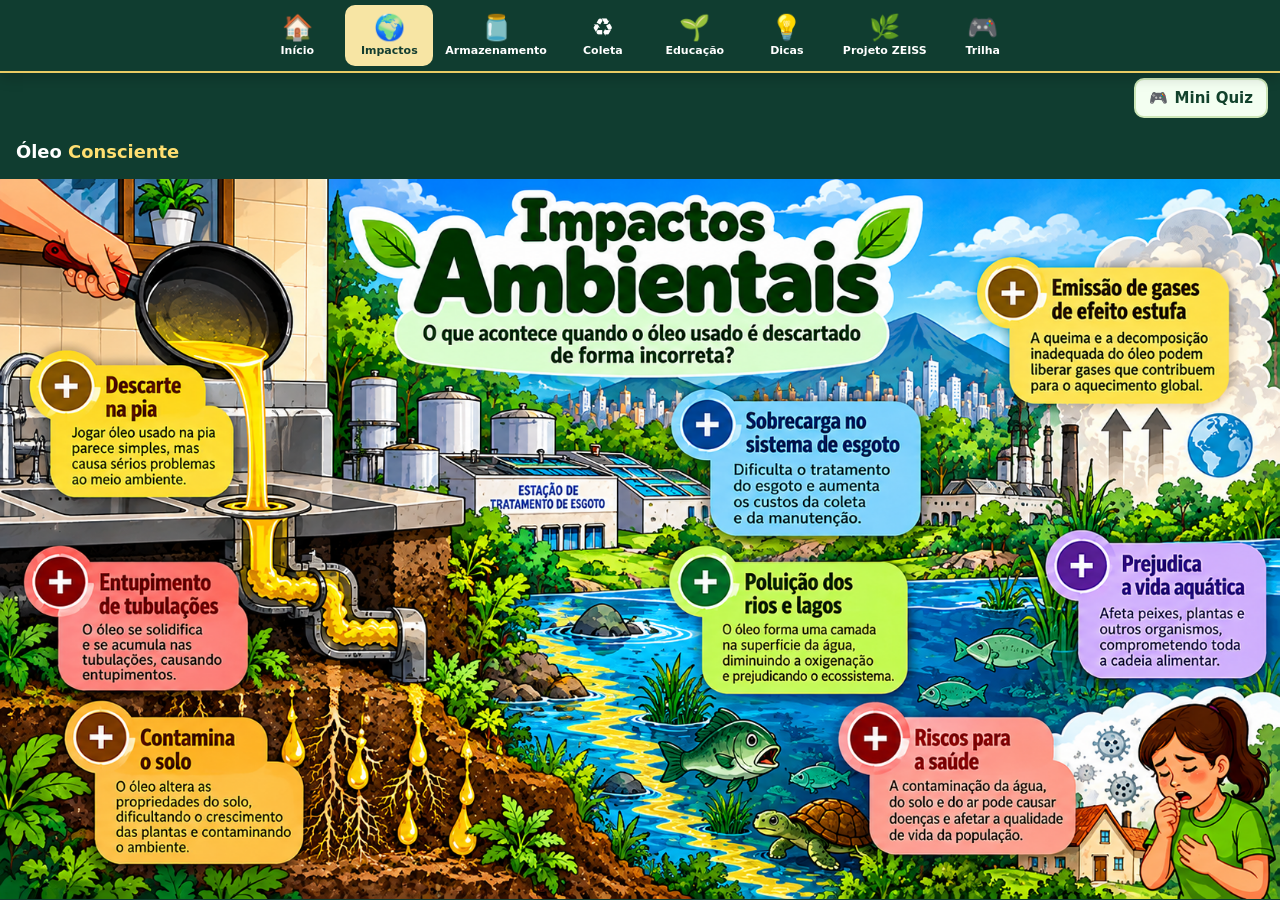
<file: impactos.html>
<!doctype html>
<html lang="pt-BR">
<head>
<meta charset="utf-8">
<meta name="viewport" content="width=device-width, initial-scale=1">
<meta name="theme-color" content="#153d32">
<meta name="description" content="Impactos ambientais do descarte incorreto de óleo de cozinha usado.">
<title>Impactos Ambientais | Óleo Consciente</title>
<style>
*{box-sizing:border-box}
html,body{margin:0;min-height:100%;background:#103d30;color:#fff;font-family:system-ui,-apple-system,Segoe UI,sans-serif}
body{overflow-x:hidden}
.topbar{height:56px;display:flex;align-items:center;justify-content:space-between;padding:7px 16px;background:#103d30;position:relative;z-index:100}
.logo{font-weight:800;color:white;text-decoration:none;font-size:1.12rem}
.logo strong{color:#ffdf71}
.menu-button{min-height:42px;border:0;border-radius:10px;background:#f4e4a2;color:#143b30;padding:8px 14px;font:inherit;font-weight:800;cursor:pointer}
.nav[hidden]{display:none}
.nav{position:absolute;right:8px;top:100%;width:min(90vw,320px);display:flex;flex-direction:column;gap:2px;background:white;border-radius:12px;padding:8px;box-shadow:0 8px 30px #0005;z-index:101}
.nav a{color:#143d31;text-decoration:none;font-weight:650;padding:11px;border-radius:8px}
.nav a:hover,.nav a:focus-visible{background:#e7f2eb}
main{width:100%;min-height:calc(100svh - 56px);display:flex;align-items:center;justify-content:center}
.poster{position:relative;width:min(100vw,calc((100svh - 56px)*16/9));max-width:100%;aspect-ratio:16/9;margin:0 auto;flex:none}
.poster picture,.poster img{display:block;width:100%;height:100%}
.poster img{object-fit:contain}
.ponto{position:absolute;display:block;z-index:2;width:5.5%;aspect-ratio:1;transform:translate(-50%,-50%);border-radius:50%;background:transparent;cursor:pointer;touch-action:manipulation}
.ponto:focus-visible{outline:3px solid #fff;outline-offset:2px;background:#ffffff44}
.ponto-1{left:4.85%;top:28.45%}
.ponto-2{left:4.67%;top:55.8%}
.ponto-3{left:55.1%;top:55.8%}
.ponto-4{left:84.35%;top:53.5%}
.ponto-5{left:7.77%;top:77.4%}
.ponto-6{left:55.2%;top:34.05%}
.ponto-7{left:68.3%;top:77.6%}
.ponto-8{left:79.05%;top:15.65%}
@media(max-width:700px){
.poster{width:min(100vw,calc((100svh - 56px)*9/16));aspect-ratio:9/16}
.ponto{width:11%}
.ponto-1{left:7%;top:29%}
.ponto-2{left:8%;top:52%}
.ponto-3{left:61%;top:49%}
.ponto-4{left:77%;top:59%}
.ponto-5{left:7%;top:77%}
.ponto-6{left:40%;top:37%}
.ponto-7{left:58%;top:81%}
.ponto-8{left:74%;top:24%}
}
.painel{display:none;position:fixed;inset:0;z-index:9999;place-items:center;padding:18px}
.painel:target{display:grid}
.painel-fundo{position:absolute;inset:0;background:#08291fe8}
.painel-conteudo{position:relative;z-index:2;box-sizing:border-box;width:min(94vw,450px);max-height:85svh;overflow:auto;background:#fff;color:#143b2f;border-radius:20px;padding:30px 24px;box-shadow:0 12px 50px #0007}
.painel-conteudo h2{font-size:clamp(1.35rem,5vw,1.8rem);line-height:1.25;margin:10px 0}
.painel-conteudo p{font-size:1rem;line-height:1.6}
.painel-selo{color:#18794e;font-weight:800}
.painel-x{position:absolute;right:14px;top:12px;color:#173f31;text-decoration:none;font-size:1.5rem;padding:6px}
.painel-voltar{display:inline-block;background:#176547;color:white!important;padding:12px 16px;border-radius:12px;text-decoration:none;font-weight:700;margin-top:10px}
</style>
<style id="impactos-hotspots-mesmo-padrao">
/* Mesmo padrão das demais páginas: imagem inteira em largura disponível,
   botões posicionados em percentuais sobre o próprio contêiner. */
main{display:block;min-height:0;padding:0;margin:0}
.poster{position:relative;display:block;width:100%;max-width:1600px;height:auto;aspect-ratio:auto;margin:0 auto;overflow:visible}
.poster picture,.poster img{display:block;width:100%;height:auto;aspect-ratio:auto;max-height:none;object-fit:contain}
.poster .ponto{position:absolute;z-index:10;display:block;transform:translate(-50%,-50%);width:6%;min-width:28px;aspect-ratio:1;height:auto;background:transparent;border:0;border-radius:50%;color:transparent;box-shadow:none;text-decoration:none;font-size:0;cursor:pointer;touch-action:manipulation}
.poster .ponto span{visibility:hidden}
.poster .ponto:focus-visible{outline:3px solid #ffd65c;outline-offset:2px;background:#ffffff30}
@media(max-width:700px){
.poster{width:100%;max-width:650px;aspect-ratio:auto}
.poster picture,.poster img{height:auto;aspect-ratio:auto}
.poster .ponto{width:10%;min-width:30px;font-size:clamp(18px,5vw,28px)}
}

/* Os oito sinais já estão desenhados na arte; áreas de clique transparentes sobre eles. */
</style><style id="menu-unificado-v1">
/* Navegação única, isolada do conteúdo interativo de cada página */
.site-header .menu-toggle,.site-header .site-nav,.dicas-topbar .dicas-menu,.topbar .menu-button,.topbar .nav{display:none!important}
.oc-menu{position:fixed!important;top:12px!important;right:12px!important;z-index:2147483000!important;font-family:system-ui,-apple-system,"Segoe UI",sans-serif!important;font-size:15px!important;line-height:1.3!important;color:#153d32!important}
.oc-menu *{box-sizing:border-box!important}
.oc-menu>summary{display:flex!important;align-items:center!important;justify-content:center!important;gap:8px!important;min-height:44px!important;min-width:108px!important;padding:10px 15px!important;background:#f6df91!important;border:2px solid #174d39!important;border-radius:14px!important;box-shadow:0 3px 14px #0004!important;color:#153d32!important;font-weight:800!important;cursor:pointer!important;list-style:none!important;user-select:none!important}
.oc-menu>summary::-webkit-details-marker{display:none}
.oc-menu[open]>summary{background:#fff1b7!important}
.oc-menu>summary:focus-visible,.oc-menu a:focus-visible{outline:3px solid #ffb900!important;outline-offset:2px!important}
.oc-menu-nav{position:absolute!important;right:0!important;top:calc(100% + 8px)!important;width:min(330px,calc(100vw - 24px))!important;max-height:calc(100dvh - 76px)!important;overflow-y:auto!important;background:#fff!important;padding:9px!important;border:1px solid #c9e1d2!important;border-radius:17px!important;box-shadow:0 12px 35px #0005!important;display:flex!important;flex-direction:column!important;gap:3px!important}
.oc-menu-nav a{display:flex!important;align-items:center!important;gap:12px!important;min-height:42px!important;padding:10px 12px!important;color:#174535!important;text-decoration:none!important;background:transparent!important;border-radius:11px!important;font-weight:650!important;font-size:14px!important;line-height:1.25!important;text-align:left!important;white-space:normal!important}
.oc-menu-nav a:hover,.oc-menu-nav a:focus-visible{background:#e8f5ed!important}
.oc-menu-nav a[aria-current="page"]{background:#dff2e6!important;color:#0c5735!important;font-weight:850!important}
.oc-menu-nav .oc-emoji{display:inline-flex!important;align-items:center!important;justify-content:center!important;flex:none!important;width:26px!important;font-size:21px!important}
@media(max-width:700px){.oc-menu{top:7px!important;right:7px!important}.oc-menu>summary{min-height:42px!important;min-width:95px!important;padding:8px 11px!important}.oc-menu-nav{max-height:calc(100dvh - 65px)!important}}
</style><style id="oc-barra-visivel-v2">
/* Navegação persistente com ícones em todas as páginas */
.oc-menu{display:none!important}
.oc-barra{position:sticky;top:0;z-index:2147482000;width:100%;background:#103d30;border-bottom:2px solid #e9cb64;box-shadow:0 4px 14px #0003;font-family:system-ui,-apple-system,"Segoe UI",sans-serif;color:#fff}
.oc-barra *{box-sizing:border-box}
.oc-barra nav{display:flex;align-items:stretch;justify-content:center;gap:4px;max-width:1250px;margin:0 auto;padding:5px 10px;overflow-x:auto;overscroll-behavior-x:contain;scrollbar-width:thin;scrollbar-color:#9ab7a7 transparent}
.oc-barra a{display:flex;flex:0 0 auto;flex-direction:column;align-items:center;justify-content:center;gap:2px;min-width:88px;min-height:61px;padding:5px 8px;border-radius:10px;color:#fff;text-decoration:none;font-size:11px;font-weight:700;line-height:1.15;text-align:center;white-space:nowrap}
.oc-barra a .oc-icone{font-size:25px;line-height:1.2}
.oc-barra a:hover,.oc-barra a:focus-visible{background:#276d52;color:#fff}
.oc-barra a:focus-visible{outline:2px solid #ffe37c;outline-offset:-2px}
.oc-barra a[aria-current="page"]{background:#f7e5a4;color:#133d30}
@media(max-width:850px){.oc-barra nav{justify-content:flex-start;padding:5px 6px;gap:2px}.oc-barra a{min-width:78px;font-size:10px;padding:5px 5px}.oc-barra a .oc-icone{font-size:23px}}
</style><style id="oc-conteudo-ampliado-v1">.oc-conteudo-ampliado{margin:15px 0 20px;padding:14px 15px;background:#eef7ee;border-left:4px solid #29815a;border-radius:10px;color:#173d30}.oc-conteudo-ampliado h3{font-size:1.03rem;line-height:1.35;margin:12px 0 5px;color:#17543a}.oc-conteudo-ampliado h3:first-child{margin-top:0}.oc-conteudo-ampliado p{line-height:1.6;margin:0 0 10px}.oc-conteudo-ampliado p:last-child{margin-bottom:0}</style><style id="oc-aprofundamento-academico-v2">.oc-aprofundamento-academico{background:#f5faf5;color:#173d30;border:1px solid #d5e8d9;border-radius:12px;padding:14px 16px;margin:14px 0;line-height:1.6}.oc-aprofundamento-academico h3{font-size:1.05rem;color:#13583d;margin:12px 0 6px}.oc-aprofundamento-academico h3:first-child{margin-top:0}.oc-aprofundamento-academico p{margin:7px 0 12px}.oc-aprofundamento-academico .oc-base-teorica{font-size:.92rem;border-top:1px solid #cce3d2;padding-top:10px}</style><style id="oc-dossie-impactos-v3">.oc-dossie-impacto{background:#f2f8f5;border:1px solid #d3e7d9;border-radius:14px;padding:16px 18px;margin:14px 0;color:#163d2c;line-height:1.65}.oc-dossie-impacto h3{color:#16593d;font-size:1.06rem;margin:14px 0 6px}.oc-dossie-impacto h3:first-child{margin-top:0}.oc-dossie-impacto p{margin:0 0 12px}.oc-dossie-impacto .oc-nota-impacto{border-top:1px solid #cde0d2;padding-top:12px;font-size:.93rem}.painel-conteudo{max-height:88dvh!important;overflow-y:auto!important;overscroll-behavior:contain}</style><style id="oc-dialogos-mobile-estilo-v1">dialog.painel{position:fixed!important;inset:0!important;margin:auto!important;padding:clamp(10px,3vw,18px)!important;border:0!important;max-width:100vw!important;max-height:100dvh!important;width:100%!important;height:100%!important;box-sizing:border-box!important;background:transparent!important;color:inherit!important;place-items:center!important;overflow:auto!important}dialog.painel:not([open]){display:none!important}dialog.painel[open]{display:grid!important}dialog.painel::backdrop{background:rgba(8,34,26,.88)}dialog.painel .painel-conteudo{width:min(94vw,500px)!important;max-height:85dvh!important;overflow-y:auto!important;overscroll-behavior:contain!important}dialog.painel .oc-fechar-form{margin:0;padding:0}dialog.painel .painel-x,dialog.painel .painel-voltar{cursor:pointer;font:inherit}dialog.painel .painel-x:focus-visible,dialog.painel .painel-voltar:focus-visible{outline:3px solid #f4bc38;outline-offset:3px}@media(max-width:480px){dialog.painel .painel-conteudo{width:94vw!important;max-height:86dvh!important}}</style><style id="oc-guia-pratico-css">.oc-guia-pratico{box-sizing:border-box;width:min(92%,920px);margin:24px auto 100px;padding:clamp(18px,3vw,30px);background:#f4faf5;color:#173d2d;border:1px solid #c8e0d0;border-radius:18px;line-height:1.65;overflow-wrap:anywhere}.oc-guia-pratico h2{color:#14583a;font-size:clamp(1.15rem,2.5vw,1.65rem);line-height:1.3;margin:0 0 14px}.oc-guia-pratico ol{margin:0;padding-left:1.5rem}.oc-guia-pratico li{padding:0 0 10px 4px}.oc-guia-pratico .oc-guia-nota{font-size:.9rem;color:#365a46;margin:8px 0 0}.oc-guia-pratico:target{outline:3px solid #b2d9bd;outline-offset:4px}@media(max-width:600px){.oc-guia-pratico{width:94%;margin:18px auto 100px;padding:18px}}</style><style id="oc-minijogo-css-v1">.oc-minijogo{box-sizing:border-box;width:min(92%,760px);margin:28px auto 100px;padding:clamp(18px,4vw,28px);border-radius:20px;background:#f1faf3;border:1px solid #c3ddca;color:#183b2b;line-height:1.5;overflow-wrap:anywhere}.oc-minijogo h2{font-size:clamp(1.2rem,3vw,1.65rem);margin:0 0 10px;color:#15563a}.oc-minijogo .oc-pergunta{font-weight:650;margin:12px 0}.oc-minijogo .oc-opcoes{display:grid;gap:10px}.oc-minijogo button{display:block;width:100%;box-sizing:border-box;text-align:left;padding:13px 15px;min-height:48px;border:2px solid #b7d5c1;border-radius:12px;background:white;color:#163e2b;font:inherit;cursor:pointer}.oc-minijogo button:hover{border-color:#257b4d}.oc-minijogo button:focus-visible{outline:3px solid #c38919;outline-offset:2px}.oc-minijogo button:disabled{cursor:default;opacity:.75}.oc-minijogo button[data-correta="true"]{border-color:#25804d;background:#e1f5e8;opacity:1}.oc-minijogo .oc-resultado{margin:14px 0 0;padding:12px 14px;border-radius:10px;background:#fff;border-left:4px solid #267f51}.oc-minijogo .oc-resultado[hidden]{display:none}.oc-minijogo .oc-reiniciar{margin-top:12px;width:auto;background:#175d3d;color:white;border-color:#175d3d}.oc-minijogo .oc-reiniciar[hidden]{display:none}@media(max-width:600px){.oc-minijogo{width:94%;margin:20px auto 100px;padding:16px}}</style><style id="oc-jogo-capa-v1">.oc-jogo-cabecalho{margin:0 0 14px}.oc-jogo-capa{display:block;width:min(100%,340px);height:auto;max-height:76px}.oc-jogo-titulo-acessivel{position:absolute!important;width:1px!important;height:1px!important;padding:0!important;margin:-1px!important;overflow:hidden!important;clip:rect(0,0,0,0)!important;white-space:nowrap!important;border:0!important}</style><style id="oc-quiz-atalho-cabecalho-v1">.topbar .oc-quiz-atalho{display:flex;align-items:center;gap:9px;width:max-content;max-width:min(46vw,220px);margin-left:auto;text-decoration:none!important;color:#fff!important;font:600 12px/1.2 system-ui,sans-serif}.topbar .oc-quiz-atalho img{display:block;width:clamp(78px,13vw,130px);height:48px;object-fit:cover;object-position:center;border:2px solid #cce8bd;border-radius:10px}.topbar .oc-quiz-atalho span{max-width:80px}.topbar .oc-quiz-atalho:focus-visible{outline:3px solid #ffdb62;outline-offset:4px;border-radius:8px}#oc-minijogo{scroll-margin-top:100px}@media(max-width:600px){.topbar .oc-quiz-atalho{gap:5px;max-width:150px;font-size:10px}.topbar .oc-quiz-atalho img{width:82px;height:43px}.topbar .oc-quiz-atalho span{max-width:58px}}</style><style id="oc-quiz-botao-modal-v2">.oc-quiz-botao-faixa{position:sticky;top:var(--oc-nav-height,65px);z-index:1000;display:flex;justify-content:flex-end;padding:5px 12px;background:#103d30}.oc-quiz-botao-faixa button{display:flex;align-items:center;gap:10px;border:2px solid #d3eeb5;border-radius:12px;background:#f3fff1;color:#12422c;padding:4px 10px 4px 4px;font:700 13px system-ui;cursor:pointer;min-height:54px}.oc-quiz-botao-faixa img{display:block;width:112px;height:48px;object-fit:cover;border-radius:8px}.oc-quiz-botao-faixa button:focus-visible,.oc-quiz-fechar:focus-visible{outline:3px solid #ffc542;outline-offset:2px}#oc-quiz-modal{box-sizing:border-box;position:fixed;inset:0;margin:auto;border:0;border-radius:18px;padding:14px;width:min(94vw,820px);max-height:92dvh;overflow:auto;background:#eaf8ed;color:#173d2b}#oc-quiz-modal::backdrop{background:rgba(0,0,0,.78)}#oc-quiz-modal:not([open]){display:none}#oc-quiz-modal .oc-quiz-fechar{display:block;margin:0 0 10px auto;padding:9px 14px;background:#175d3d;color:#fff;border:0;border-radius:10px;font:700 14px system-ui;cursor:pointer}#oc-quiz-modal .oc-minijogo{margin:0 auto!important;width:100%!important;box-sizing:border-box!important}#oc-quiz-modal .oc-minijogo .oc-opcoes button{min-height:48px}@media(max-width:600px){.oc-quiz-botao-faixa{padding:4px 8px}.oc-quiz-botao-faixa button{font-size:12px;min-height:46px}.oc-quiz-botao-faixa img{width:86px;height:38px}#oc-quiz-modal{padding:10px;max-height:95dvh}}</style><style id="oc-quiz-botao-texto-v3">.oc-quiz-botao-faixa button{font-size:clamp(17px,2.5vw,21px)!important;font-weight:800!important;padding:10px 22px!important;min-height:48px!important;justify-content:center}.oc-quiz-botao-faixa button span{max-width:none!important}#oc-minijogo{display:none!important}#oc-quiz-modal #oc-minijogo{display:block!important}#oc-quiz-modal #oc-minijogo .oc-minijogo{display:block!important}</style><style id="oc-quiz-unificado-v4">.oc-quiz-botao-faixa{position:relative!important;top:auto!important;display:flex;justify-content:flex-end;padding:5px 12px;background:#103d30;z-index:1000}.oc-quiz-botao-faixa button{display:inline-flex!important;align-items:center;justify-content:center;gap:7px;min-height:40px!important;padding:7px 13px!important;border:2px solid #cde7b8;border-radius:10px;background:#f3fff1;color:#12422c;font:800 15px/1.2 system-ui,sans-serif!important;cursor:pointer}.oc-quiz-botao-faixa button:focus-visible,.oc-quiz-fechar:focus-visible{outline:3px solid #ffcd44;outline-offset:2px}#oc-quiz-modal{box-sizing:border-box;position:fixed;inset:0;margin:auto;width:min(94vw,820px);max-height:92dvh;overflow:auto;border:0;border-radius:18px;padding:14px;background:#eaf8ed;color:#173d2b}#oc-quiz-modal:not([open]){display:none}#oc-quiz-modal::backdrop{background:#000b}#oc-quiz-modal .oc-quiz-fechar{display:block;margin:0 0 10px auto;padding:9px 14px;background:#175d3d;color:white;border:0;border-radius:10px;font:700 14px system-ui;cursor:pointer}#oc-quiz-modal .oc-minijogo{display:block!important;width:100%!important;margin:0!important;box-sizing:border-box!important}@media(max-width:600px){.oc-quiz-botao-faixa{padding:4px 8px}.oc-quiz-botao-faixa button{font-size:14px!important;min-height:40px!important}#oc-quiz-modal{padding:10px;max-height:95dvh}}</style><style id="impactos-fotos-web">.impacto-foto-online{margin:12px 0 16px}.impacto-foto-online img{display:block;width:100%;max-height:240px;object-fit:cover;border-radius:12px;background:#e9eee9}.impacto-foto-online figcaption{font-size:.78rem;line-height:1.4;color:#4b5b52;margin-top:6px}</style><style id="impactos-modal-fotos-fix">dialog.painel[open]{display:grid!important;position:fixed!important;inset:0!important;width:100vw!important;max-width:none!important;height:100dvh!important;max-height:none!important;margin:0!important;padding:12px!important;border:0!important;background:#08291fe8!important;place-items:center!important;visibility:visible!important;z-index:2147483647!important}dialog.painel[open] .painel-conteudo{display:block!important;position:relative!important;width:min(94vw,520px)!important;max-height:88dvh!important;overflow-y:auto!important;background:white!important;color:#143b2f!important}dialog.painel::backdrop{background:#08291fe8!important}dialog.painel[open] .impacto-foto-online{display:block!important;margin:14px 0!important}dialog.painel[open] .impacto-foto-online img{display:block!important;width:100%!important;height:auto!important;max-height:260px!important;object-fit:contain!important;border-radius:12px!important}</style><style id="oc-impactos-interacao-acessivel-v1">
.poster .ponto{min-width:36px;min-height:36px}
@media(max-width:700px){.poster .ponto{min-width:36px;min-height:36px}}
@media(prefers-reduced-motion:reduce){html{scroll-behavior:auto!important}}
</style></head>
<body><div class="oc-barra"><nav aria-label="Navegação principal por ícones"><a href="index.html" title="Início"><span class="oc-icone" aria-hidden="true">🏠</span><span>Início</span></a><a href="impactos.html" aria-current="page" title="Impactos"><span class="oc-icone" aria-hidden="true">🌍</span><span>Impactos</span></a><a href="armazenamento.html" title="Armazenamento"><span class="oc-icone" aria-hidden="true">🫙</span><span>Armazenamento</span></a><a href="coleta.html" title="Coleta"><span class="oc-icone" aria-hidden="true">♻️</span><span>Coleta</span></a><a href="educacao.html" title="Educação"><span class="oc-icone" aria-hidden="true">🌱</span><span>Educação</span></a><a href="dicas.html" title="Dicas"><span class="oc-icone" aria-hidden="true">💡</span><span>Dicas</span></a><a href="projeto.html" title="Projeto ZEISS"><span class="oc-icone" aria-hidden="true">🌿</span><span>Projeto ZEISS</span></a><a href="trilha.html" title="Trilha"><span class="oc-icone" aria-hidden="true">🎮</span><span>Trilha</span></a></nav></div>
<div class="oc-quiz-botao-faixa"><button type="button" id="oc-abrir-quiz" aria-haspopup="dialog" aria-controls="oc-quiz-modal" aria-label="Abrir Mini Quiz de Impactos Ambientais"><span aria-hidden="true">🎮</span><span>Mini Quiz</span></button></div><dialog id="oc-quiz-modal" aria-label="Mini Quiz de Impactos Ambientais"><form method="dialog"><button type="submit" class="oc-quiz-fechar" aria-label="Fechar Mini Quiz">✕ Fechar</button></form><div id="oc-quiz-conteudo"><section class="oc-minijogo" id="oc-minijogo" aria-labelledby="oc-minijogo-titulo"><div class="oc-jogo-cabecalho"><svg class="oc-jogo-capa" viewBox="0 0 340 76" xmlns="http://www.w3.org/2000/svg" role="img" aria-label="Capa ilustrada do jogo Salve o Rio"><rect x="1.5" y="1.5" width="337" height="73" rx="19" fill="#d9f5ff" stroke="#23764a" stroke-width="3"/><circle cx="45" cy="38" r="29" fill="#fff" stroke="#b7ddc2" stroke-width="2"/><text x="45" y="49" text-anchor="middle" font-size="32">🌍</text><text x="88" y="44" font-size="20" font-weight="800" fill="#163e2b" font-family="Arial, sans-serif">Salve o Rio</text></svg><h2 id="oc-minijogo-titulo" class="oc-jogo-titulo-acessivel">Salve o Rio</h2></div><p class="oc-jogo-instrucao">Três situações práticas. Escolha a melhor atitude e descubra por quê.</p><p class="oc-jogo-progresso" aria-live="polite"></p><p class="oc-pergunta"></p><div class="oc-opcoes" role="group" aria-label="Alternativas do desafio"></div><p class="oc-resultado" role="status" aria-live="polite" hidden></p><button class="oc-reiniciar" type="button" hidden>Próxima situação</button></section></div></dialog><header class="topbar">
<a class="logo" href="index.html">Óleo <strong>Consciente</strong></a>


</header>
<main id="conteudo">
<div class="poster" aria-label="Ilustração interativa dos impactos ambientais">
<picture><source media="(max-width:700px)" srcset="./Impactos%20Ambientais%20do%20%C3%93leo%20Usado%20(2).png">
<img src="./Impactos%20Ambientais%20do%20%C3%93leo%20Usado%20(3).png" alt="Impactos Ambientais: toque nos sinais de mais para conhecer os efeitos do descarte incorreto do óleo de cozinha."></picture>
<a class="ponto ponto-1" href="#impacto-detalhe-1" aria-label="Abrir informação: Descarte na pia" title="Descarte na pia"><span aria-hidden="true">+</span></a>
<a class="ponto ponto-2" href="#impacto-detalhe-2" aria-label="Abrir informação: Entupimento de tubulações" title="Entupimento de tubulações"><span aria-hidden="true">+</span></a>
<a class="ponto ponto-3" href="#impacto-detalhe-3" aria-label="Abrir informação: Poluição dos rios e lagos" title="Poluição dos rios e lagos"><span aria-hidden="true">+</span></a>
<a class="ponto ponto-4" href="#impacto-detalhe-4" aria-label="Abrir informação: Prejuízos à vida aquática" title="Prejuízos à vida aquática"><span aria-hidden="true">+</span></a>
<a class="ponto ponto-5" href="#impacto-detalhe-5" aria-label="Abrir informação: Contaminação do solo" title="Contaminação do solo"><span aria-hidden="true">+</span></a>
<a class="ponto ponto-6" href="#impacto-detalhe-6" aria-label="Abrir informação: Sobrecarga do sistema de esgoto" title="Sobrecarga do sistema de esgoto"><span aria-hidden="true">+</span></a>
<a class="ponto ponto-7" href="#impacto-detalhe-7" aria-label="Abrir informação: Riscos para a saúde" title="Riscos para a saúde"><span aria-hidden="true">+</span></a>
<a class="ponto ponto-8" href="#impacto-detalhe-8" aria-label="Abrir informação: Emissão de gases de efeito estufa" title="Emissão de gases de efeito estufa"><span aria-hidden="true">+</span></a>
</div>
</main>
<dialog id="impacto-detalhe-1" class="painel" aria-labelledby="impacto-titulo-1"><div class="painel-conteudo"><form method="dialog" class="oc-fechar-form"><button class="painel-x" type="submit" aria-label="Fechar explicação">✕</button></form><p class="painel-selo">Você sabia? · 1 de 8</p><h2 id="impacto-titulo-1">Descarte na pia</h2><figure class="impacto-foto-online"><img src="https://commons.wikimedia.org/wiki/Special:FilePath/Fried%20oil%20or%20peanut%20oil%20Oil%20from%20frying%20chicken%20or%20fish.jpg?width=640"  alt="Descarte e esgoto expostos no Complexo do Alemão, Rio de Janeiro" loading="lazy" decoding="async"><figcaption>ATigre / Wikimedia Commons · Rio de Janeiro. Exemplo ilustrativo; não mostra descarte de óleo. <a href="https://commons.wikimedia.org/wiki/File:Lixo%20e%20esgoto%20a%20ce%C3%BA%20aberto.JPG" target="_blank" rel="noopener noreferrer">Fonte da fotografia</a>.</figcaption></figure><section class="oc-dossie-impacto"><h3>Como esse impacto acontece?</h3><p>O óleo de cozinha não deve ser despejado na pia porque não se mistura de maneira estável com a água. Mesmo quando parece desaparecer pelo ralo, ele segue pelo encanamento. Ao esfriar e entrar em contato com outras gorduras e resíduos, pode aderir às superfícies internas e formar acúmulos.</p><h3>Quais são as consequências?</h3><p>O efeito não termina na residência: obstruções podem afetar ligações prediais e redes coletoras. O detergente ajuda a remover gordura dos utensílios, mas não torna o descarte de grandes quantidades de óleo na pia uma prática adequada.</p><h3>Como evitar o problema?</h3><p>Após o uso, aguarde esfriar, armazene em recipiente vedado e procure um ponto que receba óleo de cozinha usado. Antes de lavar panelas, retire o excesso de gordura com cuidado.</p></section><form method="dialog" class="oc-voltar-form"><button class="painel-voltar" type="submit">Voltar ao desenho</button></form></div></dialog>
<dialog id="impacto-detalhe-2" class="painel" aria-labelledby="impacto-titulo-2"><div class="painel-conteudo"><form method="dialog" class="oc-fechar-form"><button class="painel-x" type="submit" aria-label="Fechar explicação">✕</button></form><p class="painel-selo">Você sabia? · 2 de 8</p><h2 id="impacto-titulo-2">Entupimento de tubulações</h2><figure class="impacto-foto-online"><img src="https://commons.wikimedia.org/wiki/Special:FilePath/Opened%20grease%20trap%20(5547294810).jpg?width=640"  alt="Esgoto a céu aberto no Complexo do Alemão, Rio de Janeiro" loading="lazy" decoding="async"><figcaption>ATigre / Wikimedia Commons · Rio de Janeiro. Ilustra problemas de infraestrutura, não entupimento por óleo comprovado. <a href="https://commons.wikimedia.org/wiki/File:Esgoto%20a%20ce%C3%BA%20aberto.JPG" target="_blank" rel="noopener noreferrer">Fonte da fotografia</a>.</figcaption></figure><section class="oc-dossie-impacto"><h3>Como esse impacto acontece?</h3><p>Óleos e gorduras podem se acumular junto a resíduos alimentares e outros materiais nas tubulações. Com o tempo, esses depósitos reduzem a área de passagem da água e favorecem obstruções.</p><h3>Quais são as consequências?</h3><p>Entupimentos podem provocar retorno de efluentes, odores desagradáveis, necessidade de manutenção e custos para moradores e serviços de saneamento. A intensidade varia conforme as condições da rede e a quantidade descartada.</p><h3>Como evitar o problema?</h3><p>Não despeje óleo de fritura no ralo e evite empurrar restos de comida pelo encanamento. O resíduo deve seguir para armazenamento separado e coleta adequada.</p></section><form method="dialog" class="oc-voltar-form"><button class="painel-voltar" type="submit">Voltar ao desenho</button></form></div></dialog>
<dialog id="impacto-detalhe-3" class="painel" aria-labelledby="impacto-titulo-3"><div class="painel-conteudo"><form method="dialog" class="oc-fechar-form"><button class="painel-x" type="submit" aria-label="Fechar explicação">✕</button></form><p class="painel-selo">Você sabia? · 3 de 8</p><h2 id="impacto-titulo-3">Poluição dos rios e lagos</h2><figure class="impacto-foto-online"><img src="https://commons.wikimedia.org/wiki/Special:FilePath/Grease%20trap%20for%20greywater%20(5293658840).jpg?width=640"  alt="Trecho poluído do rio Tietê em São Paulo" loading="lazy" decoding="async"><figcaption>Fernando Mafra / Wikimedia Commons · São Paulo. A foto não atribui a poluição ao óleo de cozinha. <a href="https://commons.wikimedia.org/wiki/File:Polui%C3%A7%C3%A3o%20Tiet%C3%AA.jpg" target="_blank" rel="noopener noreferrer">Fonte da fotografia</a>.</figcaption></figure><section class="oc-dossie-impacto"><h3>Como esse impacto acontece?</h3><p>Quando o óleo alcança rios, córregos ou lagos, pode formar películas superficiais e alterar processos de troca gasosa e de entrada de luz, dependendo da quantidade e das condições locais. Também pode interagir com outros poluentes presentes na água.</p><h3>Quais são as consequências?</h3><p>A alteração das condições físicas e químicas pode prejudicar o equilíbrio ecológico e dificultar usos da água. Não existe uma proporção universal confiável de litros de água contaminados por uma única quantidade de óleo: o impacto depende do ambiente e da exposição.</p><h3>Como evitar o problema?</h3><p>A prevenção começa antes de o resíduo alcançar a drenagem ou o esgoto. Nunca descarte óleo em bueiros, cursos d'água ou terrenos.</p></section><form method="dialog" class="oc-voltar-form"><button class="painel-voltar" type="submit">Voltar ao desenho</button></form></div></dialog>
<dialog id="impacto-detalhe-4" class="painel" aria-labelledby="impacto-titulo-4"><div class="painel-conteudo"><form method="dialog" class="oc-fechar-form"><button class="painel-x" type="submit" aria-label="Fechar explicação">✕</button></form><p class="painel-selo">Você sabia? · 4 de 8</p><h2 id="impacto-titulo-4">Prejuízos à vida aquática</h2><figure class="impacto-foto-online"><img src="https://commons.wikimedia.org/wiki/Special:FilePath/In%20ground%20greasetrap.jpg?width=640"  alt="Represa com alteração ambiental em Poços de Caldas, Minas Gerais" loading="lazy" decoding="async"><figcaption>Daniel Souza Luz / Wikimedia Commons · Minas Gerais. Exemplo de impacto aquático, não causado comprovadamente por óleo doméstico. <a href="https://commons.wikimedia.org/wiki/File:Represa%20Saturnino%20de%20Brito%20polu%C3%ADda%20(4706101173).jpg" target="_blank" rel="noopener noreferrer">Fonte da fotografia</a>.</figcaption></figure><section class="oc-dossie-impacto"><h3>Como esse impacto acontece?</h3><p>Organismos aquáticos dependem de oxigênio dissolvido, luminosidade, alimento e condições adequadas para completar seu ciclo de vida. A presença de resíduos oleosos pode interferir nesses fatores e alterar habitats.</p><h3>Quais são as consequências?</h3><p>Em situações de poluição, peixes, invertebrados, algas e outros organismos podem sofrer efeitos diferentes conforme a concentração, a duração da exposição e as características do local. Não é correto afirmar que todo descarte produz o mesmo dano.</p><h3>Como evitar o problema?</h3><p>Proteger a vida aquática envolve evitar a entrada de resíduos no ambiente e apoiar sistemas de coleta e saneamento. A reciclagem é uma possibilidade de destinação, não substitui a prevenção.</p></section><form method="dialog" class="oc-voltar-form"><button class="painel-voltar" type="submit">Voltar ao desenho</button></form></div></dialog>
<dialog id="impacto-detalhe-5" class="painel" aria-labelledby="impacto-titulo-5"><div class="painel-conteudo"><form method="dialog" class="oc-fechar-form"><button class="painel-x" type="submit" aria-label="Fechar explicação">✕</button></form><p class="painel-selo">Você sabia? · 5 de 8</p><h2 id="impacto-titulo-5">Contaminação do solo</h2><figure class="impacto-foto-online"><img src="https://commons.wikimedia.org/wiki/Special:FilePath/Grease%20traps.jpeg?width=640"  alt="Descarte de resíduos no solo em Brasília, Distrito Federal" loading="lazy" decoding="async"><figcaption>Lou Fernando / Wikimedia Commons · Brasília. Exemplo de descarte irregular, sem comprovação de óleo de cozinha. <a href="https://commons.wikimedia.org/wiki/File:Pollution%20-%20irresponsible%20disposal.jpg" target="_blank" rel="noopener noreferrer">Fonte da fotografia</a>.</figcaption></figure><section class="oc-dossie-impacto"><h3>Como esse impacto acontece?</h3><p>O solo possui poros que permitem a circulação de água e ar. O descarte de óleo pode recobrir partículas e modificar as condições locais de infiltração e atividade biológica, especialmente quando o resíduo é lançado repetidamente.</p><h3>Quais são as consequências?</h3><p>Essas alterações podem prejudicar o desenvolvimento de plantas e microrganismos e favorecer o transporte de contaminantes para outras áreas, conforme o tipo de solo e as condições ambientais. Enterrar óleo ou despejá-lo em jardins não resolve o problema.</p><h3>Como evitar o problema?</h3><p>Não jogue óleo no quintal, em canteiros ou terrenos baldios. Guarde o material em recipiente seguro e encaminhe para recebimento apropriado.</p></section><form method="dialog" class="oc-voltar-form"><button class="painel-voltar" type="submit">Voltar ao desenho</button></form></div></dialog>
<dialog id="impacto-detalhe-6" class="painel" aria-labelledby="impacto-titulo-6"><div class="painel-conteudo"><form method="dialog" class="oc-fechar-form"><button class="painel-x" type="submit" aria-label="Fechar explicação">✕</button></form><p class="painel-selo">Você sabia? · 6 de 8</p><h2 id="impacto-titulo-6">Sobrecarga do sistema de esgoto</h2><figure class="impacto-foto-online"><img src="https://commons.wikimedia.org/wiki/Special:FilePath/Grease%20trap%20for%20kitchen%20greywater%20installed%20before%20input%20into%20reed%20bed.%20(4206109718).jpg?width=640"  alt="Estação elevatória de esgoto em Campos dos Goytacazes, Rio de Janeiro" loading="lazy" decoding="async"><figcaption>Rafael Deminicis / Wikimedia Commons · Campos dos Goytacazes. Mostra infraestrutura de esgoto. <a href="https://commons.wikimedia.org/wiki/File:4a%20Esta%C3%A7%C3%A3o%20Elevat%C3%B3ria%20Av%2028%20de%20Mar%C3%A7o%20Campos%20dos%20Goytacazes1.jpg" target="_blank" rel="noopener noreferrer">Fonte da fotografia</a>.</figcaption></figure><section class="oc-dossie-impacto"><h3>Como esse impacto acontece?</h3><p>As redes coletoras e estações de tratamento foram planejadas para lidar com determinados tipos e volumes de efluentes. Grandes acúmulos de gordura podem dificultar a operação, exigir limpezas e reduzir a eficiência de etapas do sistema.</p><h3>Quais são as consequências?</h3><p>A manutenção adicional utiliza equipes, equipamentos e recursos financeiros. Quando há obstruções ou extravasamentos, os efeitos podem atingir ruas e residências, ampliando o problema para além de quem realizou o descarte.</p><h3>Como evitar o problema?</h3><p>A separação do óleo na origem reduz a carga de gordura lançada na rede. É uma ação doméstica que complementa, mas não substitui, investimentos em saneamento.</p></section><form method="dialog" class="oc-voltar-form"><button class="painel-voltar" type="submit">Voltar ao desenho</button></form></div></dialog>
<dialog id="impacto-detalhe-7" class="painel" aria-labelledby="impacto-titulo-7"><div class="painel-conteudo"><form method="dialog" class="oc-fechar-form"><button class="painel-x" type="submit" aria-label="Fechar explicação">✕</button></form><p class="painel-selo">Você sabia? · 7 de 8</p><h2 id="impacto-titulo-7">Riscos para a saúde</h2><figure class="impacto-foto-online"><img src="https://commons.wikimedia.org/wiki/Special:FilePath/Cooking%20Oil%20Recycling%20Container.jpg?width=640"  alt="Esgoto a céu aberto na Cidade Estrutural, Distrito Federal" loading="lazy" decoding="async"><figcaption>Valter Campanato / Agência Brasil, CC BY 3.0 BR · Distrito Federal. Exemplo de exposição a esgoto. <a href="https://commons.wikimedia.org/wiki/File:EsgotoCeuAbertoValterCampanatoAgenciaBrasil.jpg" target="_blank" rel="noopener noreferrer">Fonte da fotografia</a>.</figcaption></figure><section class="oc-dossie-impacto"><h3>Como esse impacto acontece?</h3><p>O principal risco imediato do óleo usado em casa envolve acidentes com o líquido quente, vazamentos e armazenamento inadequado. Indiretamente, entupimentos e extravasamentos de esgoto podem gerar situações insalubres para trabalhadores e moradores.</p><h3>Quais são as consequências?</h3><p>A exposição a esgoto extravasado representa um problema de higiene e saúde pública. Já a manipulação de óleo quente pode causar queimaduras. Por isso, o tema envolve tanto educação ambiental quanto segurança doméstica.</p><h3>Como evitar o problema?</h3><p>Espere o óleo esfriar antes de transferi-lo, use recipiente resistente e bem fechado e mantenha-o fora do alcance de crianças. Evite contato com água de esgoto e acione os serviços responsáveis em caso de extravasamento.</p></section><form method="dialog" class="oc-voltar-form"><button class="painel-voltar" type="submit">Voltar ao desenho</button></form></div></dialog>
<dialog id="impacto-detalhe-8" class="painel" aria-labelledby="impacto-titulo-8"><div class="painel-conteudo"><form method="dialog" class="oc-fechar-form"><button class="painel-x" type="submit" aria-label="Fechar explicação">✕</button></form><p class="painel-selo">Você sabia? · 8 de 8</p><h2 id="impacto-titulo-8">Emissão de gases de efeito estufa</h2><figure class="impacto-foto-online"><img src="https://commons.wikimedia.org/wiki/Special:FilePath/Reciclaje%20de%20aceite%20domestico%2024.jpg?width=640"  alt="Poluição no rio Tietê em Santana de Parnaíba, São Paulo" loading="lazy" decoding="async"><figcaption>HTPF / Wikimedia Commons · São Paulo. Ilustra poluição ambiental; não demonstra emissões de gases pelo óleo. <a href="https://commons.wikimedia.org/wiki/File:Rio%20Tiete%20-%20Polui%C3%A7%C3%A3o.JPG" target="_blank" rel="noopener noreferrer">Fonte da fotografia</a>.</figcaption></figure><section class="oc-dossie-impacto"><h3>Como esse impacto acontece?</h3><p>O descarte inadequado pode levar ao desperdício de um material que, em condições apropriadas, poderia substituir parte de matérias-primas em processos produtivos. Além disso, coleta, transporte e tratamento de resíduos envolvem consumo de energia e emissões.</p><h3>Quais são as consequências?</h3><p>A relação entre óleo residual e gases de efeito estufa não é uma conta fixa: o balanço depende da origem do material, do transporte, da tecnologia de tratamento e do produto final. Para afirmar redução de emissões, seria necessário comparar cenários por meio de avaliação do ciclo de vida.</p><h3>Como evitar o problema?</h3><p>Reduza desperdícios na cozinha, separe o óleo e busque coleta verificada. Em apresentações acadêmicas, evite prometer uma quantidade específica de CO₂ evitado sem estudo e dados correspondentes.</p><p class="oc-nota-impacto"><strong>Conexão com o PFE:</strong> compreender esse processo ajuda a explicar por que o projeto Óleo Consciente incentiva a separação, o armazenamento seguro e a entrega a pontos de coleta confirmados, em alinhamento à ODS 12.</p></section><form method="dialog" class="oc-voltar-form"><button class="painel-voltar" type="submit">Voltar ao desenho</button></form></div></dialog>

<script id="oc-dialogos-mobile-v2">(function(){
const prefix='impacto-detalhe-';
const links=[...document.querySelectorAll('.poster a.ponto[href^="#'+prefix+'"]')];
const dialogs=[...document.querySelectorAll('dialog[id^="'+prefix+'"]')];
const origins=new WeakMap();
links.forEach(link=>link.addEventListener('click',event=>{
 const target=document.getElementById(link.hash.slice(1));
 if(!target||typeof target.showModal!=='function')return;
 event.preventDefault();
 if(target.open)return;
 origins.set(target,link);
 target.showModal();
}));
dialogs.forEach(dialog=>{
 dialog.addEventListener('close',()=>{
  const origin=origins.get(dialog);
  if(origin&&document.contains(origin))origin.focus({preventScroll:true});
 });
 dialog.addEventListener('click',event=>{if(event.target===dialog)dialog.close()});
});
if(location.hash.startsWith('#'+prefix)){
 const target=document.getElementById(location.hash.slice(1));
 if(target&&typeof target.showModal==='function'&&!target.open)target.showModal();
}
})();</script><script id="oc-minijogo-js-v1">(function(){const root=document.getElementById("oc-minijogo");if(!root)return;const data=[["Depois da fritura, qual destino é seguro?",["Pia com água quente","Recipiente fechado para coleta","Vaso sanitário"],1,"A água quente não impede que a gordura cause problemas no esgoto."],["O óleo jogado no ralo pode causar...",["Entupimentos e problemas no tratamento de esgoto","Purificação da água","Melhora na drenagem"],0,"Gorduras podem aderir às tubulações e dificultar o tratamento."],["Se cair óleo no chão do quintal, a atitude correta é...",["Deixar infiltrar","Cobrir com água","Evitar o descarte no solo e recolher com segurança"],2,"Óleo no solo pode prejudicar o ambiente e alcançar sistemas de drenagem."]];let round=0,score=0;const question=root.querySelector(".oc-pergunta"),progress=root.querySelector(".oc-jogo-progresso"),options=root.querySelector(".oc-opcoes"),result=root.querySelector(".oc-resultado"),next=root.querySelector(".oc-reiniciar");function show(){const item=data[round];progress.textContent="Desafio "+(round+1)+" de "+data.length+" · Acertos: "+score;question.textContent=item[0];options.replaceChildren();item[1].forEach((label,i)=>{const b=document.createElement("button");b.type="button";b.textContent=label;b.addEventListener("click",()=>answer(i));options.appendChild(b)});result.hidden=true;result.textContent="";next.hidden=true;}function answer(i){const item=data[round],ok=i===item[2];if(ok)score++;[...options.children].forEach((b,j)=>{b.disabled=true;b.dataset.correta=String(j===item[2]);if(j===i&&!ok)b.setAttribute("aria-label",b.textContent+" — resposta incorreta")});result.hidden=false;result.textContent=(ok?"✅ Acertou! ":"💡 Boa tentativa! A resposta correta está destacada. ")+item[3];progress.textContent="Desafio "+(round+1)+" de "+data.length+" · Acertos: "+score;next.hidden=false;next.textContent=round===data.length-1?"Ver meu resultado":"Próxima situação";}next.addEventListener("click",()=>{if(round<data.length-1){round++;show();question.focus?.();}else{question.textContent="Você concluiu a missão!";progress.textContent="Resultado: "+score+" de "+data.length+" acertos";options.replaceChildren();result.hidden=false;result.textContent=score===data.length?"🏆 Excelente! Você acertou todas as situações.":"🌱 Mandou bem por participar! Revise as explicações e tente melhorar sua pontuação.";next.textContent="Jogar novamente";next.onclick=()=>{next.onclick=null;round=0;score=0;show()};}});show();})();</script><script id="oc-quiz-modal-v3">(function(){const trigger=document.getElementById("oc-abrir-quiz"),modal=document.getElementById("oc-quiz-modal");if(!trigger||!modal)return;trigger.addEventListener("click",()=>{if(!modal.open)modal.showModal()});modal.addEventListener("close",()=>trigger.focus({preventScroll:true}));modal.addEventListener("click",e=>{if(e.target===modal)modal.close()});})();</script></body>
</html>
</file>
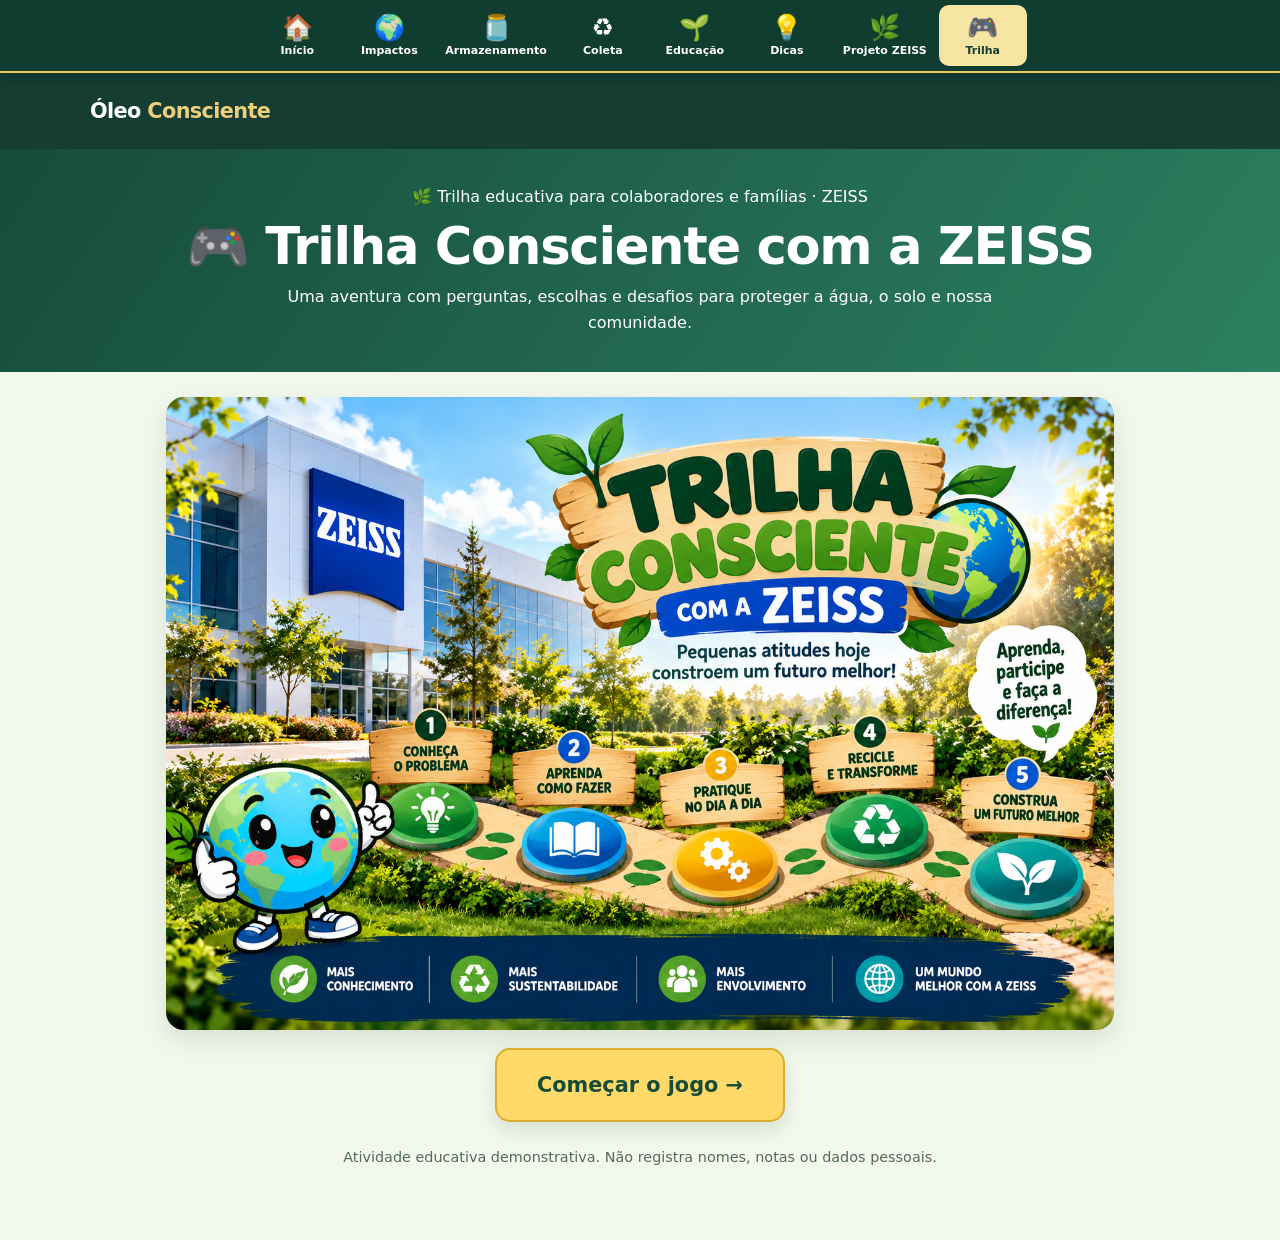
<file: trilha.html>
<!doctype html><html lang="pt-BR"><head><meta charset="utf-8"><meta name="viewport" content="width=device-width,initial-scale=1"><title>Trilha do Óleo Consciente | ZEISS</title><link rel="stylesheet" href="css/style.css?v=cards31"><script defer src="js/script.js?v=offline8"></script><style>
:root{--green:#174c3b;--lime:#e6f4dc;--yellow:#ffda69}body{background:#f3f8ec}.game-hero{background:linear-gradient(125deg,#164b3b,#2c8060);color:white;padding:35px 18px;text-align:center}.game-hero h1{font-size:clamp(2rem,5vw,3.2rem);margin:6px}.game-hero p{max-width:720px;margin:auto}.game-shell{max-width:980px;margin:25px auto 70px;padding:0 16px}.trail{display:flex;justify-content:space-around;align-items:center;gap:5px;background:white;border-radius:22px;padding:18px 8px;box-shadow:0 8px 25px #173b2620}.trail span{display:grid;place-items:center;width:44px;height:44px;border-radius:50%;background:#e7efe8;font-size:1.2rem;font-weight:800;filter:grayscale(1);opacity:.5}.trail span.done{filter:none;opacity:1;background:#2b8a59;color:#fff}.game-card{background:white;border:2px solid #d9e9d2;border-radius:24px;padding:clamp(18px,4vw,34px);margin-top:22px;box-shadow:0 12px 28px #174b3020}.progress{height:14px;background:#e7eee5;border-radius:30px;overflow:hidden}.progress>div{height:100%;background:#3d9a68;transition:width .3s}.question{font-size:clamp(1.25rem,3vw,1.7rem);color:#174c3b}.answers{display:grid;grid-template-columns:repeat(2,minmax(0,1fr));gap:12px}.answers button,.game-btn{border:2px solid #b8d8bd;background:#f5fbf2;border-radius:15px;padding:16px;font:inherit;font-weight:700;cursor:pointer;color:#174c3b;text-align:left}.answers button:hover,.answers button:focus-visible{background:#dff3d9;border-color:#398357}.answers button:disabled{cursor:default}.answers button.correct{background:#c8f0d0;border-color:#25854d}.answers button.wrong{background:#ffe4d9;border-color:#cb6b47}.game-btn{display:inline-block;text-align:center;background:var(--yellow);border-color:#edbb42;margin-top:15px}.game-btn:disabled{opacity:.5;cursor:not-allowed}.feedback.errou{background:#ffe6df;border:2px solid #e67a5d;color:#8b2d1c;animation:shake .28s ease}.feedback.acertou{background:#d8f6df;border:2px solid #43a56a;color:#175c35}@keyframes shake{0%,100%{transform:translateX(0)}25%{transform:translateX(-5px)}75%{transform:translateX(5px)}}.feedback{min-height:50px;padding:14px;margin-top:15px;border-radius:14px;background:#f1f6e8;font-weight:650}.game-stats{display:flex;justify-content:space-between;gap:12px;flex-wrap:wrap;font-weight:800;color:#285c46}.scene{display:flex;justify-content:center;gap:18px;flex-wrap:wrap;font-size:3.2rem;padding:15px;background:#e8f5e7;border-radius:18px}.hide{display:none!important}.mini-choices{display:flex;flex-wrap:wrap;gap:12px;margin-top:14px}.mini-choices button{flex:1;min-width:160px;text-align:center}.completion{text-align:center}.completion .trophy{font-size:5rem}.back-link{display:inline-block;margin-top:20px;font-weight:800}@media(max-width:600px){.answers{grid-template-columns:1fr}.game-card{padding:17px}.scene{font-size:2.6rem}}.trail-poster{margin:0 auto 18px;max-width:1100px}.trail-poster img{display:block;width:100%;height:auto;border-radius:18px;box-shadow:0 10px 26px #174b3022}@media(max-width:600px){.trail-poster img{border-radius:12px}}.start-button{display:block;margin:18px auto 24px;padding:18px 40px;font-size:1.3rem;text-align:center;background:#ffda69;border-color:#dbad30;box-shadow:0 8px 20px #174b3022}.start-button:hover{background:#ffe797}.game-card{scroll-margin-top:16px}@media(max-width:380px){.trail{padding:12px 5px;gap:3px}.trail span{width:34px;height:34px;font-size:1rem}.game-hero{padding:22px 12px}.game-shell{padding:0 10px}.answers button{min-height:52px}.game-btn{max-width:100%;overflow-wrap:anywhere}}@media(prefers-reduced-motion:reduce){.progress>div{transition:none}.feedback.errou{animation:none}}.answers button{min-height:48px;touch-action:manipulation}.game-btn:focus-visible,.answers button:focus-visible{outline:3px solid #bb7517;outline-offset:3px}</style><style id="menu-unificado-v1">
/* Navegação única, isolada do conteúdo interativo de cada página */
.site-header .menu-toggle,.site-header .site-nav,.dicas-topbar .dicas-menu,.topbar .menu-button,.topbar .nav{display:none!important}
.oc-menu{position:fixed!important;top:12px!important;right:12px!important;z-index:2147483000!important;font-family:system-ui,-apple-system,"Segoe UI",sans-serif!important;font-size:15px!important;line-height:1.3!important;color:#153d32!important}
.oc-menu *{box-sizing:border-box!important}
.oc-menu>summary{display:flex!important;align-items:center!important;justify-content:center!important;gap:8px!important;min-height:44px!important;min-width:108px!important;padding:10px 15px!important;background:#f6df91!important;border:2px solid #174d39!important;border-radius:14px!important;box-shadow:0 3px 14px #0004!important;color:#153d32!important;font-weight:800!important;cursor:pointer!important;list-style:none!important;user-select:none!important}
.oc-menu>summary::-webkit-details-marker{display:none}
.oc-menu[open]>summary{background:#fff1b7!important}
.oc-menu>summary:focus-visible,.oc-menu a:focus-visible{outline:3px solid #ffb900!important;outline-offset:2px!important}
.oc-menu-nav{position:absolute!important;right:0!important;top:calc(100% + 8px)!important;width:min(330px,calc(100vw - 24px))!important;max-height:calc(100dvh - 76px)!important;overflow-y:auto!important;background:#fff!important;padding:9px!important;border:1px solid #c9e1d2!important;border-radius:17px!important;box-shadow:0 12px 35px #0005!important;display:flex!important;flex-direction:column!important;gap:3px!important}
.oc-menu-nav a{display:flex!important;align-items:center!important;gap:12px!important;min-height:42px!important;padding:10px 12px!important;color:#174535!important;text-decoration:none!important;background:transparent!important;border-radius:11px!important;font-weight:650!important;font-size:14px!important;line-height:1.25!important;text-align:left!important;white-space:normal!important}
.oc-menu-nav a:hover,.oc-menu-nav a:focus-visible{background:#e8f5ed!important}
.oc-menu-nav a[aria-current="page"]{background:#dff2e6!important;color:#0c5735!important;font-weight:850!important}
.oc-menu-nav .oc-emoji{display:inline-flex!important;align-items:center!important;justify-content:center!important;flex:none!important;width:26px!important;font-size:21px!important}
@media(max-width:700px){.oc-menu{top:7px!important;right:7px!important}.oc-menu>summary{min-height:42px!important;min-width:95px!important;padding:8px 11px!important}.oc-menu-nav{max-height:calc(100dvh - 65px)!important}}
</style><style id="oc-barra-visivel-v2">
/* Navegação persistente com ícones em todas as páginas */
.oc-menu{display:none!important}
.oc-barra{position:sticky;top:0;z-index:2147482000;width:100%;background:#103d30;border-bottom:2px solid #e9cb64;box-shadow:0 4px 14px #0003;font-family:system-ui,-apple-system,"Segoe UI",sans-serif;color:#fff}
.oc-barra *{box-sizing:border-box}
.oc-barra nav{display:flex;align-items:stretch;justify-content:center;gap:4px;max-width:1250px;margin:0 auto;padding:5px 10px;overflow-x:auto;overscroll-behavior-x:contain;scrollbar-width:thin;scrollbar-color:#9ab7a7 transparent}
.oc-barra a{display:flex;flex:0 0 auto;flex-direction:column;align-items:center;justify-content:center;gap:2px;min-width:88px;min-height:61px;padding:5px 8px;border-radius:10px;color:#fff;text-decoration:none;font-size:11px;font-weight:700;line-height:1.15;text-align:center;white-space:nowrap}
.oc-barra a .oc-icone{font-size:25px;line-height:1.2}
.oc-barra a:hover,.oc-barra a:focus-visible{background:#276d52;color:#fff}
.oc-barra a:focus-visible{outline:2px solid #ffe37c;outline-offset:-2px}
.oc-barra a[aria-current="page"]{background:#f7e5a4;color:#133d30}
@media(max-width:850px){.oc-barra nav{justify-content:flex-start;padding:5px 6px;gap:2px}.oc-barra a{min-width:78px;font-size:10px;padding:5px 5px}.oc-barra a .oc-icone{font-size:23px}}
</style></head><body><div class="oc-barra"><nav aria-label="Navegação principal por ícones"><a href="index.html" title="Início"><span class="oc-icone" aria-hidden="true">🏠</span><span>Início</span></a><a href="impactos.html" title="Impactos"><span class="oc-icone" aria-hidden="true">🌍</span><span>Impactos</span></a><a href="armazenamento.html" title="Armazenamento"><span class="oc-icone" aria-hidden="true">🫙</span><span>Armazenamento</span></a><a href="coleta.html" title="Coleta"><span class="oc-icone" aria-hidden="true">♻️</span><span>Coleta</span></a><a href="educacao.html" title="Educação"><span class="oc-icone" aria-hidden="true">🌱</span><span>Educação</span></a><a href="dicas.html" title="Dicas"><span class="oc-icone" aria-hidden="true">💡</span><span>Dicas</span></a><a href="projeto.html" title="Projeto ZEISS"><span class="oc-icone" aria-hidden="true">🌿</span><span>Projeto ZEISS</span></a><a href="trilha.html" aria-current="page" title="Trilha"><span class="oc-icone" aria-hidden="true">🎮</span><span>Trilha</span></a></nav></div><header class="site-header"><div class="header-wrap"><a class="brand" href="index.html">Óleo <span>Consciente</span></a></div></header><div class="game-hero"><p>🌿 Trilha educativa para colaboradores e famílias · ZEISS</p><h1>🎮 Trilha Consciente com a ZEISS</h1><p>Uma aventura com perguntas, escolhas e desafios para proteger a água, o solo e nossa comunidade.</p></div><main class="game-shell"><figure class="trail-poster" id="poster"><img src="Trilha%20Consciente%20com%20a%20ZEISS.png" alt="Painel ilustrado da Trilha Consciente com a ZEISS, com cinco etapas de aprendizagem sobre sustentabilidade" loading="eager"></figure><button type="button" class="game-btn start-button" id="start">Começar o jogo →</button><div class="trail hide" id="trail" aria-label="Etapas da trilha"><span class="done" id="step0">1</span><span id="step1">2</span><span id="step2">3</span><span id="step3">4</span><span id="step4">5</span><span id="step5">✓</span></div><section class="game-card hide" id="play"><div class="game-stats"><span id="counter">Desafio 1 de 5</span><span id="score">⭐ 0 pontos</span></div><div class="progress" id="progress-track" role="progressbar" aria-label="Progresso da trilha" aria-valuemin="0" aria-valuemax="5" aria-valuenow="0"><div id="bar" style="width:0%"></div></div><h2 class="question" id="question"></h2><div class="answers" id="answers"></div><div class="feedback" id="feedback" role="status" aria-live="polite">Escolha uma resposta para continuar a trilha.</div><button class="game-btn" id="next" type="button" disabled>Próximo desafio →</button></section><section class="game-card completion hide" id="end" tabindex="-1"><div class="trophy">🏆🌎</div><h2>Parabéns, guardião do planeta!</h2><p id="result"></p><p>Compartilhe o que aprendeu: óleo de cozinha usado não deve ser jogado na pia, no vaso sanitário ou no solo.</p><button class="game-btn" id="again" type="button">🔁 Jogar novamente</button><a class="back-link" href="projeto.html">← Voltar à página do projeto</a></section><p style="text-align:center;color:#526b5b;font-size:.9rem">Atividade educativa demonstrativa. Não registra nomes, notas ou dados pessoais.</p></main><script>
const challenges=[
{q:"Depois de usar óleo na cozinha, qual é o primeiro cuidado?",a:["Despejar ainda quente na pia","Esperar o óleo esfriar completamente","Misturar com detergente e jogar fora","Colocar óleo quente em qualquer garrafa"],right:1,why:"Isso mesmo! Espere o óleo esfriar completamente antes de armazená-lo."},
{q:"Qual é a melhor forma de guardar óleo usado?",a:["Em garrafa plástica resistente e bem fechada","Em um copo aberto","Diretamente no saco de lixo","Em recipiente furado"],right:0,why:"Uma embalagem resistente e bem fechada ajuda a evitar vazamentos."},
{q:"Ao preparar uma garrafa de óleo usado para reciclagem, onde NÃO se deve descartá-la?",a:["Em um ponto que recebe óleo usado","Em uma coleta autorizada","Na pia ou no solo","Em uma iniciativa de reciclagem confirmada"],right:2,why:"Óleo na pia pode causar obstruções; no solo, pode gerar contaminação."},
{q:"Antes de entregar o óleo usado de casa, qual é a atitude mais segura?",a:["Deixar a garrafa na portaria de qualquer empresa","Confirmar se o ponto de coleta recebe óleo de cozinha usado e está funcionando","Despejar na pia porque a garrafa está cheia","Colocar no primeiro coletor de recicláveis disponível"],right:1,why:"Mandou bem! Confirme o ponto de coleta e suas regras. A existência de coleta empresarial não garante recebimento de óleo doméstico."},
{q:"Depois da coleta, qual pode ser um destino sustentável do óleo usado?",a:["Produção de sabão ou biodiesel","Descarte direto no rio","Mistura na água potável","Descarte no jardim"],right:0,why:"Organizações apropriadas podem transformar óleo usado em novos produtos. Fazer sabão com soda cáustica exige cuidados profissionais."}
];
let index=0,points=0,selected=false;const $=id=>document.getElementById(id);
function render(){selected=false;const c=challenges[index];$("counter").textContent="Desafio "+(index+1)+" de "+challenges.length;$("score").textContent="⭐ "+points+" pontos";$("bar").style.width=(index/challenges.length*100)+"%";$("progress-track").setAttribute("aria-valuenow",String(index));$("question").textContent=c.q;$("feedback").className="feedback";$("feedback").textContent="Escolha uma resposta para continuar a trilha.";$("next").disabled=true;$("next").textContent=index===challenges.length-1?"Ver meu resultado 🏆":"Próximo desafio →";$("answers").replaceChildren();c.a.forEach((answer,i)=>{const b=document.createElement("button");b.type="button";b.textContent=answer;b.onclick=()=>choose(i);$("answers").append(b)});for(let i=0;i<=5;i++)$("step"+i).classList.toggle("done",i<=index)}
function choose(i){if(selected)return;selected=true;const c=challenges[index],ok=i===c.right;if(ok)points+=20;[...$("answers").children].forEach((b,j)=>{b.disabled=true;if(j===c.right)b.classList.add("correct");else if(j===i)b.classList.add("wrong")});$("feedback").className="feedback "+(ok?"acertou":"errou");$("feedback").textContent=(ok?"🔥 Mandou bem! Resposta certa! ":"😅 Ih, mandou mal! Mas relaxa, bora aprender: ")+c.why;$("score").textContent="⭐ "+points+" pontos";$("next").disabled=false}
$("next").onclick=()=>{index++;if(index===challenges.length){$("play").classList.add("hide");$("end").classList.remove("hide");$("step5").classList.add("done");$("progress-track").setAttribute("aria-valuenow",String(challenges.length));$("bar").style.width="100%";$("result").textContent="Você conquistou "+points+" de 100 pontos! Cada escolha consciente ajuda o planeta.";$("end").focus({preventScroll:true});$("end").scrollIntoView({behavior:window.matchMedia("(prefers-reduced-motion: reduce)").matches?"auto":"smooth",block:"start"})}else{render();$("question").focus({preventScroll:true})}};
$("start").onclick=()=>{$("poster").classList.add("hide");$("start").classList.add("hide");$("trail").classList.remove("hide");$("play").classList.remove("hide");$("play").scrollIntoView({behavior:window.matchMedia("(prefers-reduced-motion: reduce)").matches?"auto":"smooth",block:"start"});$("question").setAttribute("tabindex","-1");$("question").focus({preventScroll:true});};$("again").onclick=()=>{index=0;points=0;$("end").classList.add("hide");$("play").classList.remove("hide");render();$("question").focus({preventScroll:true})};render();
</script></body></html>
</file>
<file: css/style.css>
/* Design editável pela equipe responsável pela tarefa 8. */
:root{--ink:#19352e;--muted:#51645c;--primary:#205846;--deep:#153d32;--accent:#d9aa39;--bg:#f7f8f5;--paper:#fff;--border:#dce5dc;--max:1100px}
*{box-sizing:border-box}html{scroll-behavior:smooth}body{margin:0;background:var(--bg);color:var(--ink);font:16px/1.65 system-ui,-apple-system,"Segoe UI",Arial,sans-serif;overflow-x:hidden}img{max-width:100%;height:auto;display:block}a{color:var(--primary)}a:focus-visible,button:focus-visible{outline:3px solid var(--accent);outline-offset:3px}.container,.header-wrap,.footer-inner{width:min(calc(100% - 40px),var(--max));margin-inline:auto}.skip{position:absolute;top:-100px;left:10px;background:white;padding:9px;z-index:20}.skip:focus{top:5px}.site-header{background:var(--deep);color:#fff}.header-wrap{display:flex;align-items:center;justify-content:space-between;gap:20px;min-height:76px}.brand{color:#fff;text-decoration:none;font-size:1.3rem;font-weight:800;white-space:nowrap;letter-spacing:-.03em}.brand span{color:#f0cf7b}.site-nav{display:flex;align-items:center;flex-wrap:wrap;justify-content:flex-end;gap:6px 15px}.site-nav a{font-size:.79rem;color:#e7eee9;text-decoration:none}.site-nav a:hover,.site-nav a[aria-current=page]{color:#f0cf7b;text-decoration:underline;text-underline-offset:5px}.menu-toggle{display:none;border:1px solid #b9cac2;background:transparent;color:white;border-radius:8px;padding:8px 12px}.intro-band{padding:56px 0 48px;background:linear-gradient(115deg,#e6efe9,#f9faf7);border-bottom:1px solid var(--border)}.eyebrow{color:var(--primary);font-size:.77rem;font-weight:800;text-transform:uppercase;letter-spacing:.11em}h1,h2,h3{line-height:1.2;letter-spacing:-.025em}h1{font-size:clamp(2rem,4vw,3rem);margin:.3em 0}h2{font-size:clamp(1.35rem,2.4vw,1.85rem)}.lead{font-size:1.12rem;color:#405b4d;max-width:760px}.intro-band p:not(.eyebrow){max-width:790px}.feature-section{display:grid;grid-template-columns:minmax(0,.8fr) minmax(0,1.2fr);gap:36px;align-items:center;padding-block:42px}.feature-copy p{color:var(--muted)}.feature-art,.article-art{margin:0;background:var(--paper);border:1px solid var(--border);border-radius:14px;overflow:hidden;box-shadow:0 8px 24px rgba(22,49,37,.05)}.feature-art img,.article-art img{width:100%;object-fit:contain}.feature-art figcaption,.article-art figcaption{font-size:.75rem;color:var(--muted);padding:8px 14px}.button{display:inline-block;background:var(--primary);color:#fff;text-decoration:none;padding:10px 17px;border-radius:8px;font-weight:700;margin-top:8px}.themes-section{padding-block:12px 48px}.topic-grid{display:grid;grid-template-columns:repeat(3,minmax(0,1fr));gap:15px}.topic-tile{display:flex;flex-direction:column;gap:6px;min-height:172px;padding:20px;background:#fff;border:1px solid var(--border);border-radius:12px;color:var(--ink);text-decoration:none;transition:transform .15s,border-color .15s}.topic-tile:hover{transform:translateY(-2px);border-color:var(--primary)}.tile-kicker{font-size:.7rem;color:var(--primary);text-transform:uppercase;letter-spacing:.08em}.topic-tile strong{font-size:1.1rem}.topic-tile span:not(.tile-kicker){font-size:.83rem;color:var(--muted)}.topic-tile .tile-arrow{margin-top:auto;font-weight:700;color:var(--primary)!important}.academic-note,.reference-note{border-top:1px solid var(--border);padding:20px 0 44px;color:var(--muted)}.page-main{padding-top:29px;padding-bottom:44px}.breadcrumbs{font-size:.82rem;color:var(--muted);margin-bottom:25px}.page-main>h1{max-width:780px}.article-layout{display:grid;grid-template-columns:minmax(0,1fr) minmax(0,1fr);gap:35px;align-items:start;margin-block:35px}.article-copy p{color:var(--muted)}.reference-note{font-size:.86rem}.quiz{padding:20px;margin-top:25px;background:#fff;border:1px solid var(--border);border-radius:12px}.quiz-actions{display:flex;flex-wrap:wrap;gap:8px}.quiz button{border:1px solid #b7cfbe;background:#edf4ee;color:var(--deep);padding:9px 12px;border-radius:8px;cursor:pointer}.site-footer{background:var(--deep);color:#e9f2ed}.footer-inner{padding-block:25px}.footer-inner p{font-size:.82rem;margin:.3em 0;max-width:780px}
@media(max-width:850px){.header-wrap{flex-wrap:wrap;padding-block:14px;min-height:unset}.menu-toggle{display:block;margin-left:auto}.site-nav{width:100%;display:none;flex-direction:column;align-items:stretch;gap:0}.site-nav.open{display:flex}.site-nav a{padding:9px 2px;border-top:1px solid #446557;font-size:.94rem}.feature-section,.article-layout{grid-template-columns:1fr}.feature-section{gap:22px}.topic-grid{grid-template-columns:repeat(2,minmax(0,1fr))}}
@media(max-width:540px){.container,.header-wrap,.footer-inner{width:min(calc(100% - 28px),var(--max))}.intro-band{padding:32px 0}.feature-section{padding-block:24px}.feature-art img{width:100%}.topic-grid{grid-template-columns:1fr}.topic-tile{min-height:auto;padding:16px}.lead{font-size:1.02rem}.page-main{padding-top:18px}.article-layout{gap:20px}h1{font-size:clamp(1.85rem,8vw,2.35rem)}}


/* Conteúdo acadêmico e navegação editorial — tarefa 8 pode refinar estes estilos. */
.home-lead-grid{display:grid;grid-template-columns:1fr 1fr;gap:38px;align-items:center;padding-block:50px}.home-lead-grid p:not(.eyebrow){color:var(--muted)}.home-facts{display:flex;flex-wrap:wrap;gap:14px;margin-top:24px}.home-facts>div{display:grid;gap:1px;background:#e9f1eb;border-radius:10px;padding:12px 16px;min-width:108px}.home-facts strong{font-size:1.3rem;color:var(--deep)}.home-facts span{font-size:.73rem;color:var(--muted)}.methodology-banner{display:grid;grid-template-columns:1.15fr 1fr;gap:36px;background:#e9f1eb;border-radius:14px;padding:28px;margin-bottom:45px}.methodology-banner ol{margin:0;padding-left:22px}.methodology-banner li{margin:0 0 10px}.academic-panel{display:grid;grid-template-columns:1.3fr 1fr;gap:48px;padding:32px;margin-bottom:60px;border-top:1px solid var(--border);border-bottom:1px solid var(--border)}.academic-panel p{color:var(--muted)}.academic-panel li{margin-bottom:9px}.text-link{font-weight:700}.subpage-hero{background:#eaf1eb;border-bottom:1px solid var(--border);padding:25px 0 35px}.subpage-hero h1{max-width:850px}.breadcrumbs{font-size:.78rem;color:var(--muted)}.breadcrumbs a{font-weight:600}.breadcrumbs span{padding:0 7px}.educational-layout{display:grid;grid-template-columns:minmax(0,1.1fr) minmax(0,.9fr);align-items:start;gap:42px;margin-top:40px}.educational-article{min-width:0}.article-section{padding:0 0 16px;margin:0 0 20px;border-bottom:1px solid var(--border)}.article-section h2{font-size:1.35rem;margin:0 0 10px}.article-section p{color:var(--muted);margin:0 0 10px}.aside-figure{margin:0;background:#fff;border:1px solid var(--border);border-radius:12px;overflow:hidden}.aside-figure img{width:100%;height:auto}.aside-figure figcaption{padding:7px 12px;color:var(--muted);font-size:.76rem}.aside-summary{border:1px solid var(--border);background:#fff;padding:20px;margin-top:18px;border-radius:12px}.aside-summary h2{font-size:1.16rem;margin-top:0}.aside-summary li{padding-bottom:9px;color:var(--muted)}.next-topic{margin-block:28px 42px;background:#edf4ee;padding:24px;border-radius:12px}.next-topic p{font-weight:700;margin:0}.sources{font-size:.9rem;border-top:1px solid var(--border);padding-bottom:60px;padding-top:16px}.sources p{color:var(--muted)}.sources li{margin:9px 0}.quiz{margin:30px 0}.topic-tile>span:nth-of-type(2){display:-webkit-box;-webkit-line-clamp:3;-webkit-box-orient:vertical;overflow:hidden}
@media(max-width:850px){.home-lead-grid,.methodology-banner,.academic-panel,.educational-layout{grid-template-columns:1fr}.home-lead-grid{padding-block:28px;gap:20px}.methodology-banner{padding:20px;gap:10px}.academic-panel{gap:18px;padding:25px 0}.educational-layout{gap:20px;margin-top:26px}.subpage-hero{padding:16px 0 26px}}
@media(max-width:540px){.home-facts>div{flex:1;min-width:90px}.subpage-hero h1{font-size:1.85rem}.aside-summary{padding:16px}.article-section h2{font-size:1.22rem}}

/* Galeria documental com três imagens reais, legível em dispositivos móveis */
.documentary-gallery{border-top:1px solid var(--border);padding:36px 0 14px}.documentary-gallery>p{max-width:830px;color:var(--muted)}.photo-grid{display:grid;grid-template-columns:repeat(3,minmax(0,1fr));gap:16px;margin:22px 0}.photo-grid figure{margin:0;min-width:0;background:var(--paper);border:1px solid var(--border);border-radius:12px;overflow:hidden}.photo-grid img{display:block;width:100%;height:210px;object-fit:cover;background:#e6ece7}.photo-grid figcaption{padding:14px;font-size:.83rem;line-height:1.55;color:var(--muted)}.photo-grid figcaption strong{color:var(--ink)}.photo-disclaimer{font-size:.82rem;border-left:3px solid var(--accent);padding:8px 12px;background:#f3f4eb}@media(max-width:850px){.photo-grid{grid-template-columns:1fr 1fr}}@media(max-width:560px){.photo-grid{grid-template-columns:1fr}.photo-grid img{height:210px}}

/* Fotografias documentais e homenagem escolar */
.evidence-section{margin-top:32px;margin-bottom:44px}.evidence-section>p:not(.eyebrow){max-width:880px;color:var(--muted)}.evidence-grid{display:grid;grid-template-columns:repeat(3,minmax(0,1fr));gap:16px;margin-top:22px}.evidence-card{margin:0;border:1px solid var(--border);background:white;border-radius:12px;overflow:hidden}.evidence-card img{width:100%;aspect-ratio:4/3;object-fit:cover;background:#e2e9e3}.evidence-card figcaption{display:flex;flex-direction:column;gap:8px;padding:14px;font-size:.84rem;line-height:1.5}.evidence-card figcaption span{color:var(--muted)}.evidence-card a{font-weight:700}.school-dedication{background:#eef4ef;border-left:4px solid var(--primary);padding:30px;margin:30px 0;border-radius:0 12px 12px 0}.school-dedication p{max-width:870px}.school-dedication li{margin:8px 0}
@media(max-width:850px){.evidence-grid{grid-template-columns:1fr 1fr}}@media(max-width:560px){.evidence-grid{grid-template-columns:1fr}.school-dedication{padding:20px}.evidence-card img{aspect-ratio:16/10}}

/* Navegação clicável associada à arte da página inicial */
.image-navigation{display:grid;grid-template-columns:repeat(2,minmax(0,1fr));gap:9px;padding:16px;background:#f4f8f2}
.image-navigation a{display:flex;align-items:center;justify-content:center;text-align:center;min-height:52px;padding:10px;border-radius:10px;background:#fff;border:1px solid #c9ddcf;color:#174734;text-decoration:none;font-weight:750;font-size:.88rem}
.image-navigation a:hover,.image-navigation a:focus-visible{background:#e3f3e8;border-color:#276a48}
.image-cta{display:block;margin:0 16px 16px;padding:14px 18px;text-align:center;background:#efc448;color:#243d29;border-radius:10px;font-weight:850;text-decoration:none}
.image-cta:hover{background:#ffda64}
@media(max-width:520px){.image-navigation{grid-template-columns:1fr}.image-navigation a{min-height:46px}}

/* Regiões clicáveis alinhadas aos seis cartões desenhados na nova capa (1648 × 928). */
.cover-image-wrap{position:relative}
.cover-clickable>img{width:100%;height:auto;display:block}
.cover-hotspots{position:absolute;left:4.8%;right:4.8%;top:74.5%;height:21%;display:grid;grid-template-columns:repeat(6,minmax(0,1fr));gap:1.6%;pointer-events:none}
.cover-hotspots a{pointer-events:auto;display:block;border-radius:12px}
.cover-hotspots a:hover{outline:3px solid #ffdc5c;outline-offset:0;background:rgba(255,255,255,.07)}
.cover-hotspots a:focus-visible{outline:4px solid #ffdc5c;outline-offset:1px}
@media(max-width:700px){.cover-hotspots{display:none}}

/* Página inicial: a capa é o primeiro conteúdo e adapta-se ao celular */
.home-cover{width:100%;background:#163e32}.home-cover .cover-image-wrap{position:relative;width:100%;max-width:1648px;margin:0 auto}.home-cover-image{width:100%;height:auto;display:block}.home-cover .cover-hotspots{position:absolute;top:87%;left:4.4%;right:4.4%;height:10%;display:grid;grid-template-columns:repeat(6,minmax(0,1fr));gap:1.5%;pointer-events:none}.home-cover .cover-hotspots a{pointer-events:auto;display:block;min-width:0;border-radius:10px}.home-cover .cover-main-cta{position:absolute;left:24%;top:69%;width:25%;height:9%;border-radius:12px}.home-cover .cover-main-cta:focus-visible,.home-cover .cover-hotspots a:focus-visible{outline:4px solid #fff;outline-offset:2px}.mobile-cover-links,.mobile-cover-cta{display:none}.home-introduction{padding-block:36px 20px}.home-introduction p{max-width:850px}.home-introduction h1{margin-bottom:12px}
@media(max-width:700px){.home-cover .cover-hotspots,.home-cover .cover-main-cta{display:none}.home-cover{background:#f7f8f5}.home-cover-image{width:100%;height:auto}.mobile-cover-links{display:grid;grid-template-columns:repeat(2,minmax(0,1fr));gap:10px;padding:14px}.mobile-cover-links a{display:flex;align-items:center;justify-content:center;min-height:62px;padding:10px 8px;text-align:center;background:white;border:1px solid #c9ddcf;border-radius:10px;color:#174734;text-decoration:none;font-size:.88rem;font-weight:700;line-height:1.3}.mobile-cover-cta{display:block;margin:0 14px 14px;padding:14px;text-align:center;background:#efc448;border-radius:10px;color:#243d29;text-decoration:none;font-weight:800}.home-introduction{padding-block:20px}.home-introduction h1{font-size:1.8rem}}
@media(max-width:390px){.mobile-cover-links{grid-template-columns:1fr}.mobile-cover-links a{min-height:46px}}

/* CORREÇÃO MOBILE: ícones da própria capa permanecem clicáveis. */
@media(max-width:700px){
.home-cover .cover-hotspots{display:grid!important;position:absolute;top:86%;left:3%;right:3%;height:13%;grid-template-columns:repeat(6,minmax(0,1fr));gap:0;z-index:5;pointer-events:none}
.home-cover .cover-hotspots a{display:block;pointer-events:auto;min-width:0;min-height:22px;touch-action:manipulation}
.home-cover .cover-main-cta{display:block!important;position:absolute;left:19%;top:64%;width:39%;height:15%;z-index:5;touch-action:manipulation}
.mobile-cover-links a,.mobile-cover-cta{position:relative;z-index:6;touch-action:manipulation}
}

/* Capa ampliada: destaque principal em celulares sem esticar a arte. */
@media(max-width:700px){
.home-cover .cover-image-wrap{width:100%;height:clamp(430px,105vw,670px);overflow:hidden;position:relative}
.home-cover .home-cover-image{position:absolute;left:50%;top:0;width:auto;max-width:none;height:100%;transform:translateX(-50%);object-fit:contain}
.home-cover .cover-hotspots{display:none!important}
.home-cover .cover-main-cta{display:none!important}
.mobile-cover-links{position:relative;z-index:2}
}

/* Layout vertical para celular: capa maior e botões reais, fáceis de tocar. */
@media(max-width:700px){
.home-cover{background:#f7f8f5}
.home-cover .cover-image-wrap{width:100%;height:clamp(360px,112vw,560px);overflow:hidden;position:relative;background:#173c33}
.home-cover .home-cover-image{width:100%;height:100%;max-width:none;object-fit:cover;object-position:center center;display:block}
.home-cover .cover-hotspots,.home-cover .cover-main-cta{display:none!important}
.home-cover .mobile-cover-links{display:grid;grid-template-columns:repeat(2,minmax(0,1fr));gap:10px;padding:16px 14px}
.home-cover .mobile-cover-links a{display:flex;min-height:70px;padding:12px 8px;font-size:.94rem;line-height:1.35;touch-action:manipulation}
.home-cover .mobile-cover-cta{display:block;margin:0 14px 18px;padding:16px;font-size:1rem;touch-action:manipulation}
}
@media(max-width:360px){.home-cover .mobile-cover-links{grid-template-columns:1fr}.home-cover .mobile-cover-links a{min-height:52px}}

/* Correção definitiva da primeira tela mobile: menu visível sem rolar. */
@media(max-width:700px){
.site-header .header-wrap{min-height:58px;padding-block:8px}
.home-cover{display:flex;flex-direction:column;min-height:calc(100svh - 66px);background:#f1f5ee}
.home-cover .cover-image-wrap{flex:0 0 auto;height:clamp(190px,38svh,340px);width:100%;overflow:hidden;background:#143d32}
.home-cover .home-cover-image{display:block;width:100%;height:100%;object-fit:cover;object-position:center 42%}
.home-cover .cover-hotspots,.home-cover .cover-main-cta{display:none!important}
.home-cover .mobile-cover-links{display:grid!important;grid-template-columns:repeat(3,minmax(0,1fr));gap:8px;padding:12px 10px 8px;flex:1;align-content:center}
.home-cover .mobile-cover-links a{display:flex!important;align-items:center;justify-content:center;min-height:60px;padding:9px 5px;font-size:clamp(.73rem,2.8vw,.9rem);line-height:1.2;overflow-wrap:anywhere;background:#fff;color:#174734;border:2px solid #c9ddcf;border-radius:10px;text-align:center;text-decoration:none;touch-action:manipulation}
.home-cover .mobile-cover-cta{display:block!important;flex:0 0 auto;margin:5px 10px 12px;padding:12px 8px;text-align:center;font-size:.9rem;background:#efc448;color:#243d29;border-radius:9px;text-decoration:none;font-weight:800;touch-action:manipulation}
.home-introduction{padding-block:22px}
}
@media(max-width:360px){.home-cover .mobile-cover-links{grid-template-columns:repeat(3,minmax(0,1fr))}.home-cover .mobile-cover-links a{min-height:54px}}
@media(max-width:700px) and (max-height:660px){.home-cover .cover-image-wrap{height:30svh}.home-cover .mobile-cover-links a{min-height:48px}.home-cover .mobile-cover-cta{padding:9px}}

/* TELA INICIAL: capa seguida de seis links HTML reais, sem sobreposição. */
.landing-home{background:#f1f5ee;padding:0 0 16px}.landing-image{max-width:1200px;margin:0 auto}.landing-image img{width:100%;height:auto;display:block}.landing-links{display:grid;grid-template-columns:repeat(3,minmax(0,1fr));gap:12px;max-width:1100px;margin:16px auto;padding:0 16px}.landing-links a{display:flex;align-items:center;justify-content:center;gap:8px;min-height:68px;padding:12px;background:#fff;border:2px solid #c6dccc;border-radius:12px;color:#174734;text-align:center;text-decoration:none;font-size:1rem;font-weight:800;line-height:1.3;touch-action:manipulation}.landing-links a:hover,.landing-links a:focus-visible{background:#dff2e4;border-color:#24784d}.landing-links a span{font-size:1.3em}.landing-cta{display:block;max-width:1070px;margin:0 auto;padding:14px;text-align:center;background:#f2c744;border-radius:10px;color:#203b29;text-decoration:none;font-weight:850;touch-action:manipulation}
@media(max-width:700px){.landing-home{display:block;padding-bottom:12px}.landing-image{width:100%;height:auto;max-height:39svh;overflow:hidden;background:#153d32}.landing-image img{display:block;width:100%;height:auto;max-height:39svh;object-fit:contain}.landing-links{grid-template-columns:repeat(2,minmax(0,1fr));gap:8px;padding:0 10px;margin:10px auto}.landing-links a{min-height:65px;padding:8px 5px;font-size:.86rem;line-height:1.2;gap:4px}.landing-links a span{font-size:1.1em}.landing-cta{margin:0 10px;padding:12px 8px;font-size:.91rem}.home-introduction{padding-block:22px}}
@media(max-width:350px){.landing-links a{font-size:.77rem;min-height:58px}}


/* Layout responsivo: todo o conteúdo permanece acessível com rolagem vertical. */
@media(max-width:700px){
 html,body{width:100%;max-width:100%;overflow-x:hidden}
 body{overflow-y:auto}
 main,main>.container,.container{min-width:0}
 .impactos-poster,.armazenamento-poster,.coleta-poster,.educacao-poster,.dicas-poster-wide,.projeto-poster,.trail-poster{
  position:relative!important;left:auto!important;top:auto!important;transform:none!important;
  width:100%!important;max-width:100%!important;height:auto!important;max-height:none!important;
  margin:18px auto 25px!important;overflow:visible!important;
 }
 .impactos-poster-image,.armazenamento-poster-image,.coleta-image-wrap,.educacao-poster-wrap,.dicas-image-wrap,.projeto-poster-interativo{
  position:relative!important;width:100%!important;min-width:0!important;max-width:100%!important;height:auto!important;
 }
 .impactos-poster-image>img,.armazenamento-poster-image>img,.coleta-image-wrap>img,.educacao-poster-wrap>img,.dicas-image-wrap>img,.projeto-poster-interativo>img,.trail-poster>img{
  display:block!important;width:100%!important;min-width:0!important;max-width:100%!important;height:auto!important;max-height:none!important;object-fit:contain!important;
 }
 .impactos-poster:before,.armazenamento-poster:before,.coleta-poster:before,.educacao-poster:before,.dicas-poster-wide:before,.projeto-poster:before,.trail-poster:before{content:none!important;display:none!important}
 .impactos-hotspot,.armazenamento-hotspot,.coleta-hotspot,.educacao-hotspot,.dicas-hotspot,.poster-hotspot{
  pointer-events:auto!important;touch-action:manipulation;z-index:5!important;
 }
 .site-header,.subpage-hero,.site-footer{display:block}
 .photo-grid,.evidence-grid,.topic-grid{grid-template-columns:1fr}
 .feature-section{grid-template-columns:1fr}
 .subpage-hero{padding-block:22px}
 .subpage-hero h1{font-size:clamp(1.5rem,6vw,2.1rem)}
 .subpage-hero .lead{font-size:1rem}
}

/* Navegação móvel acessível: mantém os cartazes inteiros e fornece botões legíveis. */
.mobile-topic-links{display:none}
@media(max-width:700px){
 body{overflow-x:hidden}
 .mobile-topic-links{display:grid;grid-template-columns:repeat(2,minmax(0,1fr));gap:10px;width:100%;max-width:640px;padding:14px;margin:0 auto 18px;background:#eef5ec;border-radius:12px;box-sizing:border-box}
 .mobile-topic-links a{display:flex;align-items:center;justify-content:center;text-align:center;min-width:0;min-height:55px;padding:10px 8px;border:2px solid #b6d7c0;border-radius:12px;background:#fff;color:#174734;text-decoration:none;font-size:.89rem;font-weight:800;line-height:1.3;overflow-wrap:anywhere}
 .mobile-topic-links a[aria-current=page]{background:#fff1bd;border-color:#e0bd4c}
 .mobile-topic-links a:focus-visible{outline:3px solid #e2a92f;outline-offset:2px}
 .impactos-poster,.armazenamento-poster,.coleta-poster,.educacao-poster,.dicas-poster-wide,.projeto-poster{max-width:100%!important;width:100%!important;left:auto!important;transform:none!important;box-sizing:border-box}
 .impactos-poster-image,.armazenamento-poster-image,.coleta-image-wrap,.educacao-poster-wrap,.dicas-image-wrap,.projeto-poster-interativo{width:100%;position:relative}
 .impactos-poster-image img,.armazenamento-poster-image img,.coleta-image-wrap img,.educacao-poster-wrap img,.dicas-image-wrap img,.projeto-poster-interativo img{width:100%;height:auto;max-width:100%;object-fit:contain}
 .site-header .menu-toggle{min-height:44px}
 .educational-layout,.projeto-intro{grid-template-columns:minmax(0,1fr)!important}
 .container{max-width:100%}
}
@media(max-width:370px){.mobile-topic-links a{font-size:.8rem;padding:8px 5px}}

/* Correção mobile v30: hotspots sempre ancorados na imagem, sem menus externos. */
.mobile-topic-links{display:none!important}
@media(max-width:700px){
 .impactos-poster-image,.armazenamento-poster-image,.coleta-image-wrap,.educacao-poster-wrap,.dicas-image-wrap,.projeto-poster-interativo{
  display:block!important;position:relative!important;width:100%!important;height:auto!important;
  padding:0!important;margin:0!important;overflow:visible!important;line-height:0!important;
 }
 .impactos-poster-image>img,.armazenamento-poster-image>img,.coleta-image-wrap>img,.educacao-poster-wrap>img,.dicas-image-wrap>img,.projeto-poster-interativo>img{
  display:block!important;width:100%!important;height:auto!important;max-height:none!important;
  object-fit:fill!important;aspect-ratio:auto!important;margin:0!important;padding:0!important;
 }
 .impactos-hotspot,.armazenamento-hotspot,.coleta-hotspot,.educacao-hotspot,.dicas-hotspot,.poster-hotspot{
  display:block!important;position:absolute!important;z-index:20!important;box-sizing:border-box!important;
  min-height:0!important;min-width:0!important;margin:0!important;padding:0!important;transform:none!important;
  touch-action:manipulation!important;
 }
 .impactos-hotspot span,.armazenamento-hotspot span,.coleta-hotspot span,.educacao-hotspot span,.dicas-hotspot span,.poster-hotspot span{line-height:1!important}
}

/* Cartazes ocupando a largura total do celular (mobile31).
   As áreas clicáveis continuam proporcionais à própria imagem. */
@media(max-width:700px){
 .impactos-poster,.armazenamento-poster,.coleta-poster,.educacao-poster,.dicas-poster-wide,.projeto-poster,.trail-poster{
  position:relative!important;left:50%!important;transform:translateX(-50%)!important;
  width:100vw!important;max-width:100vw!important;min-width:0!important;
  margin:14px 0 22px!important;padding:0!important;overflow:visible!important;
 }
 .impactos-poster-image,.armazenamento-poster-image,.coleta-image-wrap,.educacao-poster-wrap,.dicas-image-wrap,.projeto-poster-interativo{
  width:100%!important;max-width:100%!important;position:relative!important;
  padding:0!important;margin:0!important;line-height:0!important;
 }
 .impactos-poster-image>img,.armazenamento-poster-image>img,.coleta-image-wrap>img,.educacao-poster-wrap>img,.dicas-image-wrap>img,.projeto-poster-interativo>img,.trail-poster img{
  display:block!important;width:100%!important;max-width:100%!important;
  height:auto!important;max-height:none!important;object-fit:contain!important;
  margin:0!important;padding:0!important;
 }
 .impactos-hotspot,.armazenamento-hotspot,.coleta-hotspot,.educacao-hotspot,.dicas-hotspot,.poster-hotspot{
  position:absolute!important;z-index:20!important;touch-action:manipulation!important;
 }
}

/* Mobile34: imagens inteiras, sem corte lateral no celular. */
@media(max-width:700px){
 html,body{overflow-x:hidden!important}
 .impactos-poster,.armazenamento-poster,.coleta-poster,.educacao-poster,.dicas-poster-wide,.projeto-poster,.trail-poster{
  width:100vw!important;max-width:100vw!important;
  left:50%!important;transform:translateX(-50%)!important;
 }
 .impactos-poster-image,.armazenamento-poster-image,.coleta-image-wrap,.educacao-poster-wrap,.dicas-image-wrap,.projeto-poster-interativo{
  width:100%!important;max-width:100%!important;position:relative!important
 }
 .impactos-poster-image>img,.armazenamento-poster-image>img,.coleta-image-wrap>img,.educacao-poster-wrap>img,.dicas-image-wrap>img,.projeto-poster-interativo>img,.trail-poster img{
  width:100%!important;max-width:100%!important;height:auto!important;
 }
}

/* PFE 2026 — atividades educativas interativas, móveis e acessíveis.
   Mantém os infográficos originais e evita deformá-los. */
.pfe-atividade{margin:28px auto;max-width:1040px;padding:clamp(16px,3vw,30px);background:#f3f8f1;border:1px solid #c8dfcb;border-radius:20px;scroll-margin-top:24px}
.pfe-atividade__etiqueta{display:block;color:#246344;font-size:.78rem;font-weight:850;letter-spacing:.09em;text-transform:uppercase;margin-bottom:8px}
.pfe-atividade h2{color:#153f30;font-size:clamp(1.35rem,3vw,1.9rem);line-height:1.3;margin:0 0 12px}
.pfe-atividade>p{max-width:72ch;line-height:1.65}
.pfe-opcoes{display:grid;grid-template-columns:repeat(auto-fit,minmax(min(100%,230px),1fr));gap:12px;margin:18px 0}
.pfe-escolha{font:inherit;line-height:1.4;border:2px solid #b7d4be;background:#fff;border-radius:13px;padding:17px 14px;min-height:70px;color:#183f2f;font-weight:700;text-align:left;cursor:pointer;touch-action:manipulation}
.pfe-escolha:hover,.pfe-escolha:focus-visible{border-color:#26794a;background:#ebf7e9;outline-offset:3px}
.pfe-escolha[aria-pressed="true"]{border-color:#175d38;background:#e1f4df}
.pfe-retorno{min-height:65px;background:#fff;border-left:5px solid #8caf82;border-radius:10px;padding:14px;margin:12px 0;line-height:1.6}
.pfe-retorno[data-resultado="acerto"]{border-color:#238047}
.pfe-retorno[data-resultado="revisar"]{border-color:#c28e27}
.pfe-aprender{display:flex;flex-wrap:wrap;gap:12px;align-items:center;margin-top:16px}
.pfe-aprender a{display:inline-block;background:#175d42;color:#fff;text-decoration:none;padding:11px 17px;border-radius:10px;font-weight:750}
.pfe-aprender a:hover,.pfe-aprender a:focus-visible{background:#0d4530;color:#fff}
.pfe-atividade button:focus-visible,.pfe-atividade a:focus-visible{outline:3px solid #e1aa26;outline-offset:3px}
@media(max-width:700px){.pfe-atividade{margin:18px 0;padding:16px 13px}.pfe-opcoes{grid-template-columns:1fr}.pfe-escolha{min-height:56px}.pfe-retorno{font-size:.98rem}}
@media(prefers-reduced-motion:reduce){.pfe-atividade *{scroll-behavior:auto!important;transition:none!important}}

/* Destaque visual das novas atividades, sem alterar os infográficos. */
.pfe-atividade{background:linear-gradient(150deg,#e8f7e7,#fff9e7)!important;border:2px solid #6ca77b!important;box-shadow:0 12px 30px #183f3220!important}
.pfe-atividade__etiqueta{color:#15593a!important}

/* Jogo de ordenação: botões desabilitados representam etapas concluídas. */
.pfe-jogo-ordem{margin-top:28px}
.pfe-jogo-ordem .pfe-escolha:disabled,.pfe-jogo-ordem .pfe-etapa-concluida{background:#dbe9dc!important;border-color:#659b73!important;color:#255c3e!important;cursor:default;opacity:1}
.pfe-jogo-ordem .pfe-reiniciar{background:#fffbe9;max-width:220px;width:100%;min-height:50px;text-align:center}

/* Revisão técnica: acessibilidade e telas pequenas sem modificar artes. */
@media(max-width:700px){
  html,body{max-width:100%;overflow-x:clip}
  .container,.educational-layout,.educational-article,.projeto-grade,.projeto-bloco{min-width:0;max-width:100%}
  .container img,.educational-layout img{max-width:100%;height:auto}
  .pfe-atividade button,.quiz button,.pfe-mostrar-info{min-height:48px;touch-action:manipulation}
}
.pfe-mostrar-info:focus-visible,.dicas-hotspot:focus-visible,.impactos-hotspot:focus-visible,.armazenamento-hotspot:focus-visible,.coleta-hotspot:focus-visible,.educacao-hotspot:focus-visible{outline:3px solid #f2bb35;outline-offset:2px}
@media(prefers-reduced-motion:reduce){html{scroll-behavior:auto!important}*,*::before,*::after{animation-duration:.01ms!important;transition-duration:.01ms!important}}
</file>
